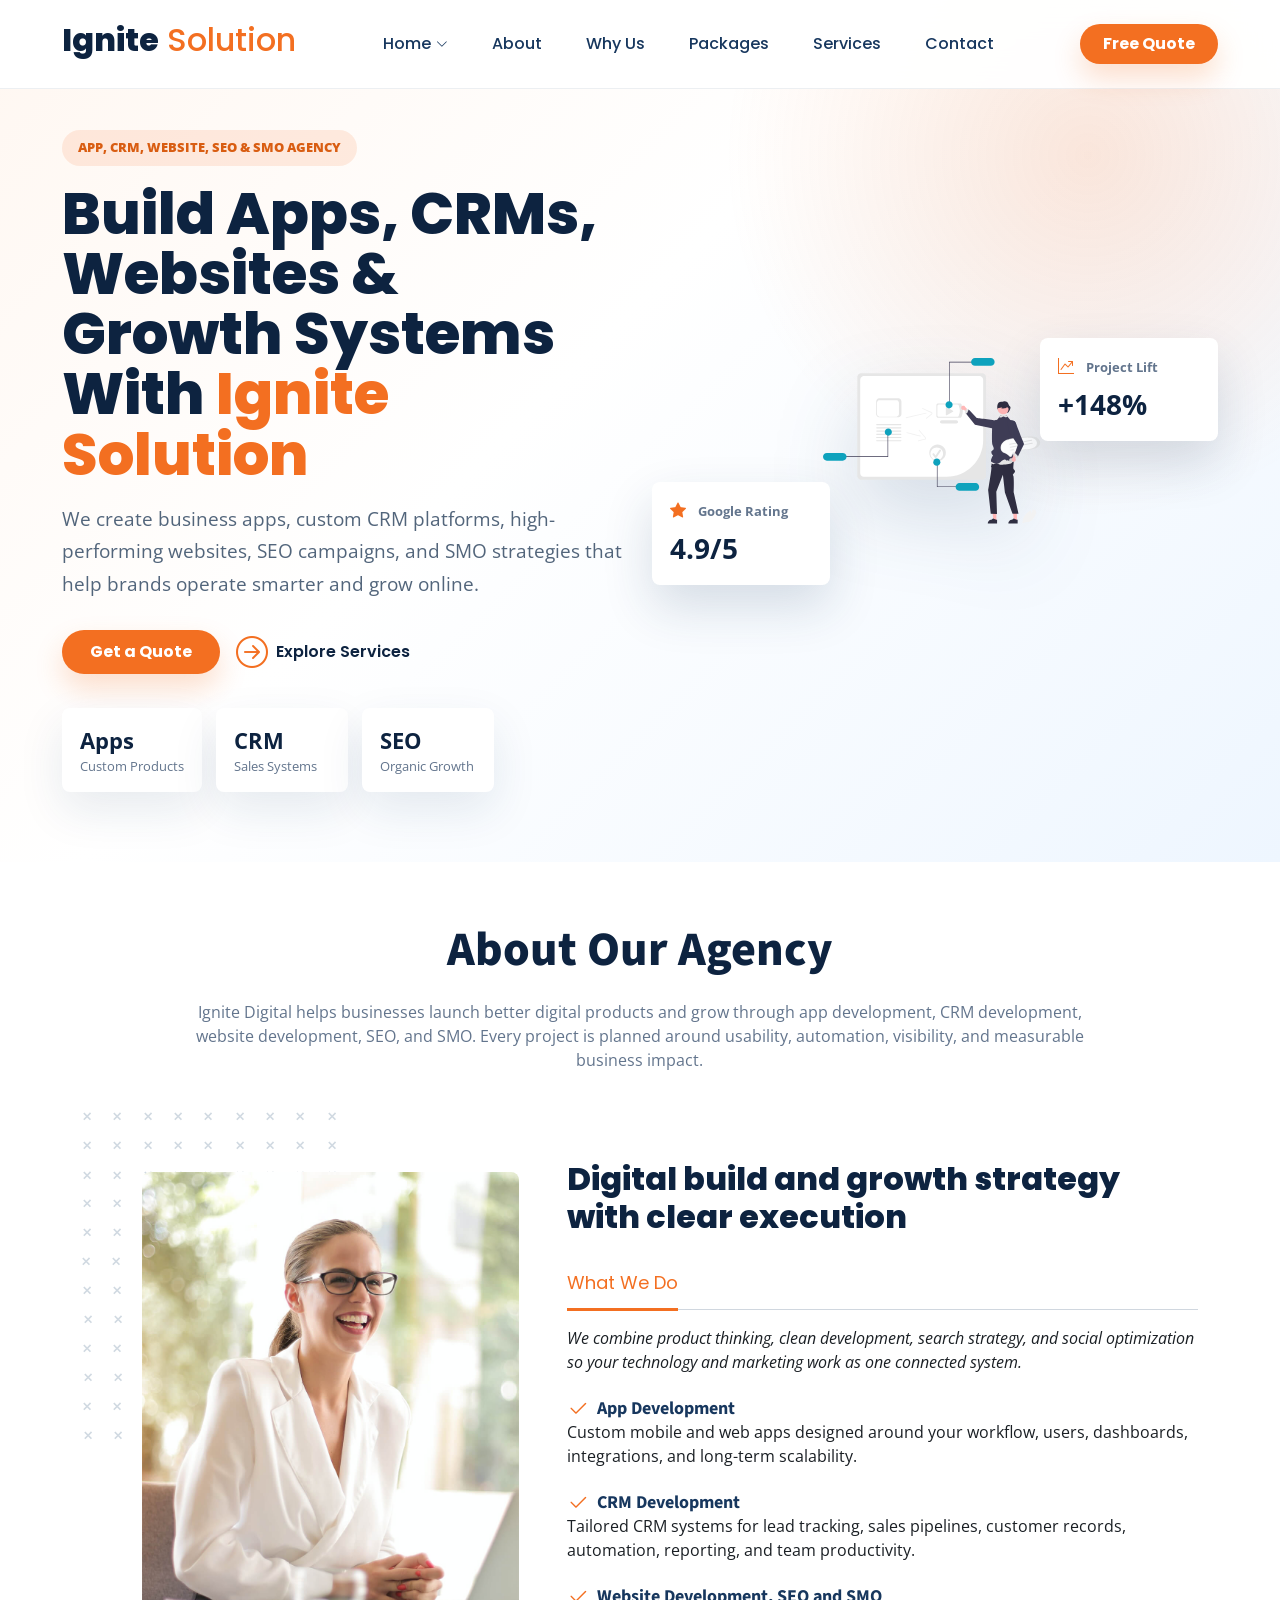
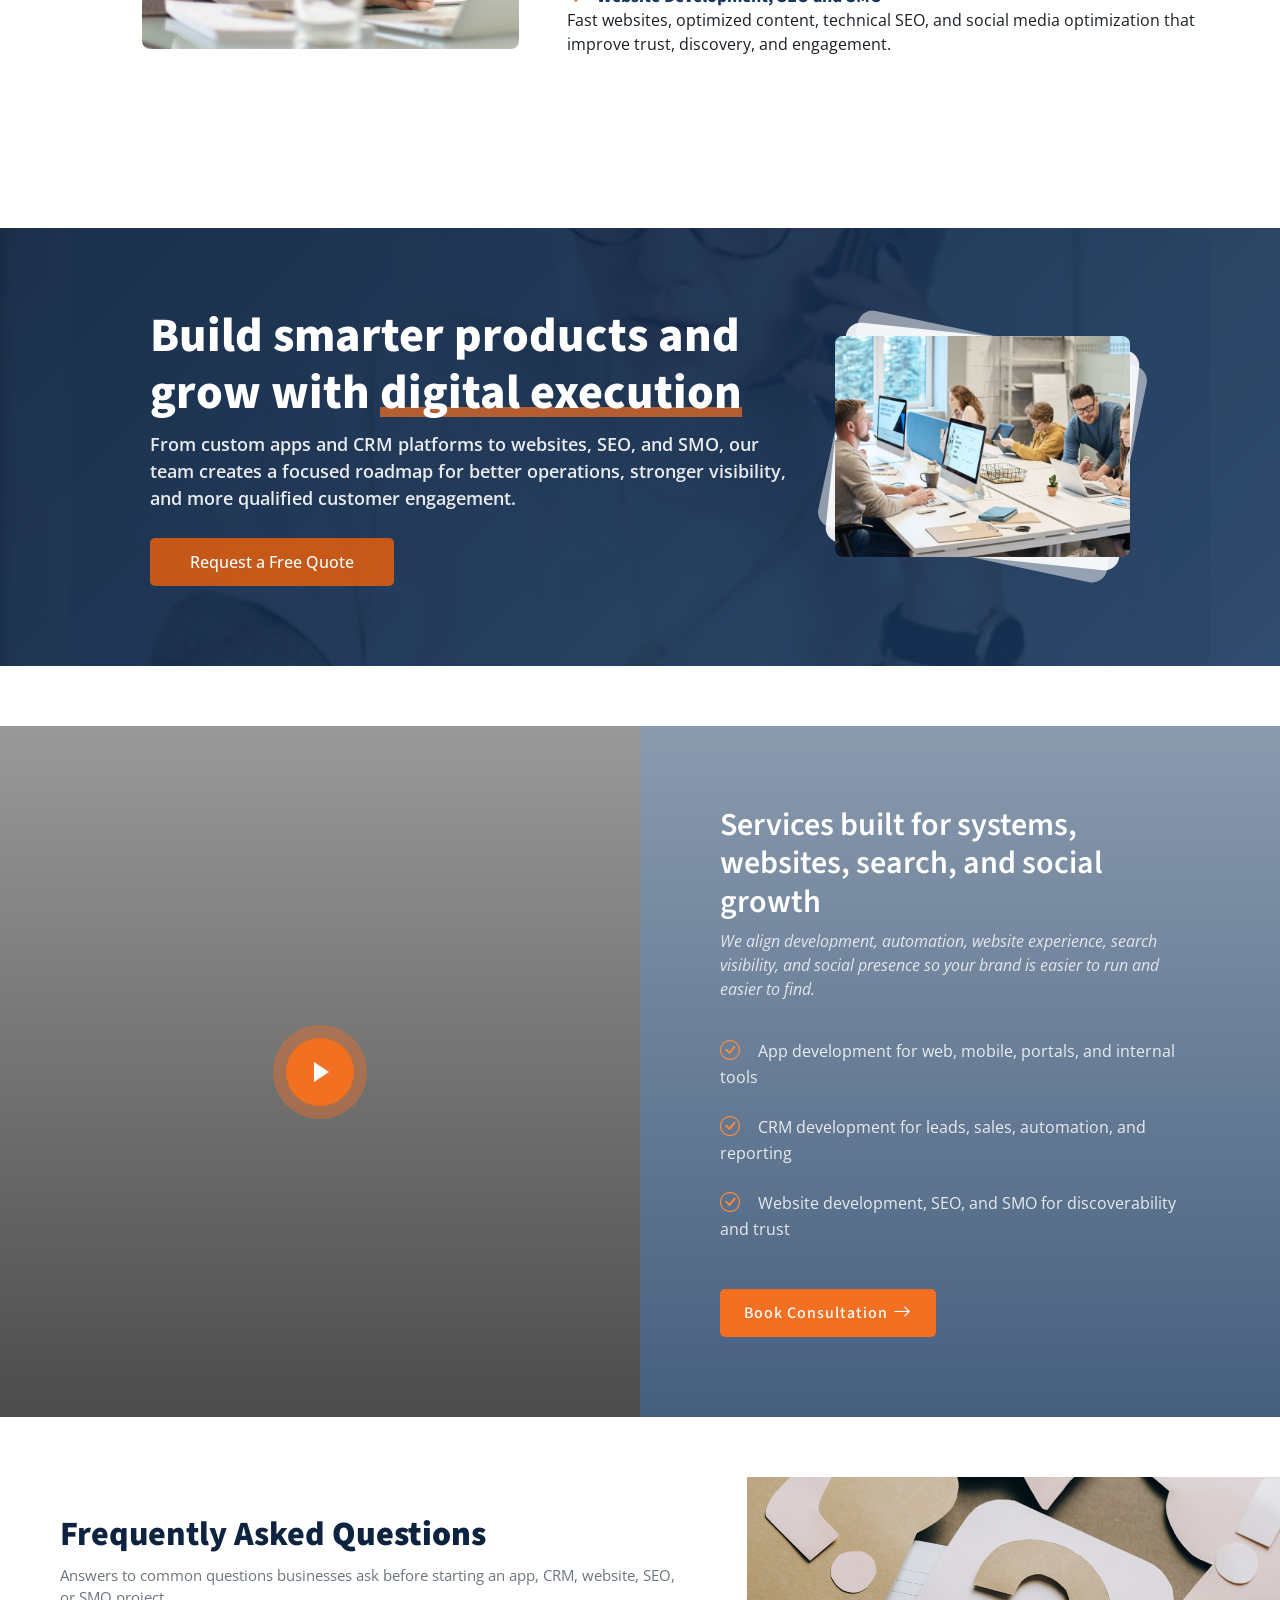
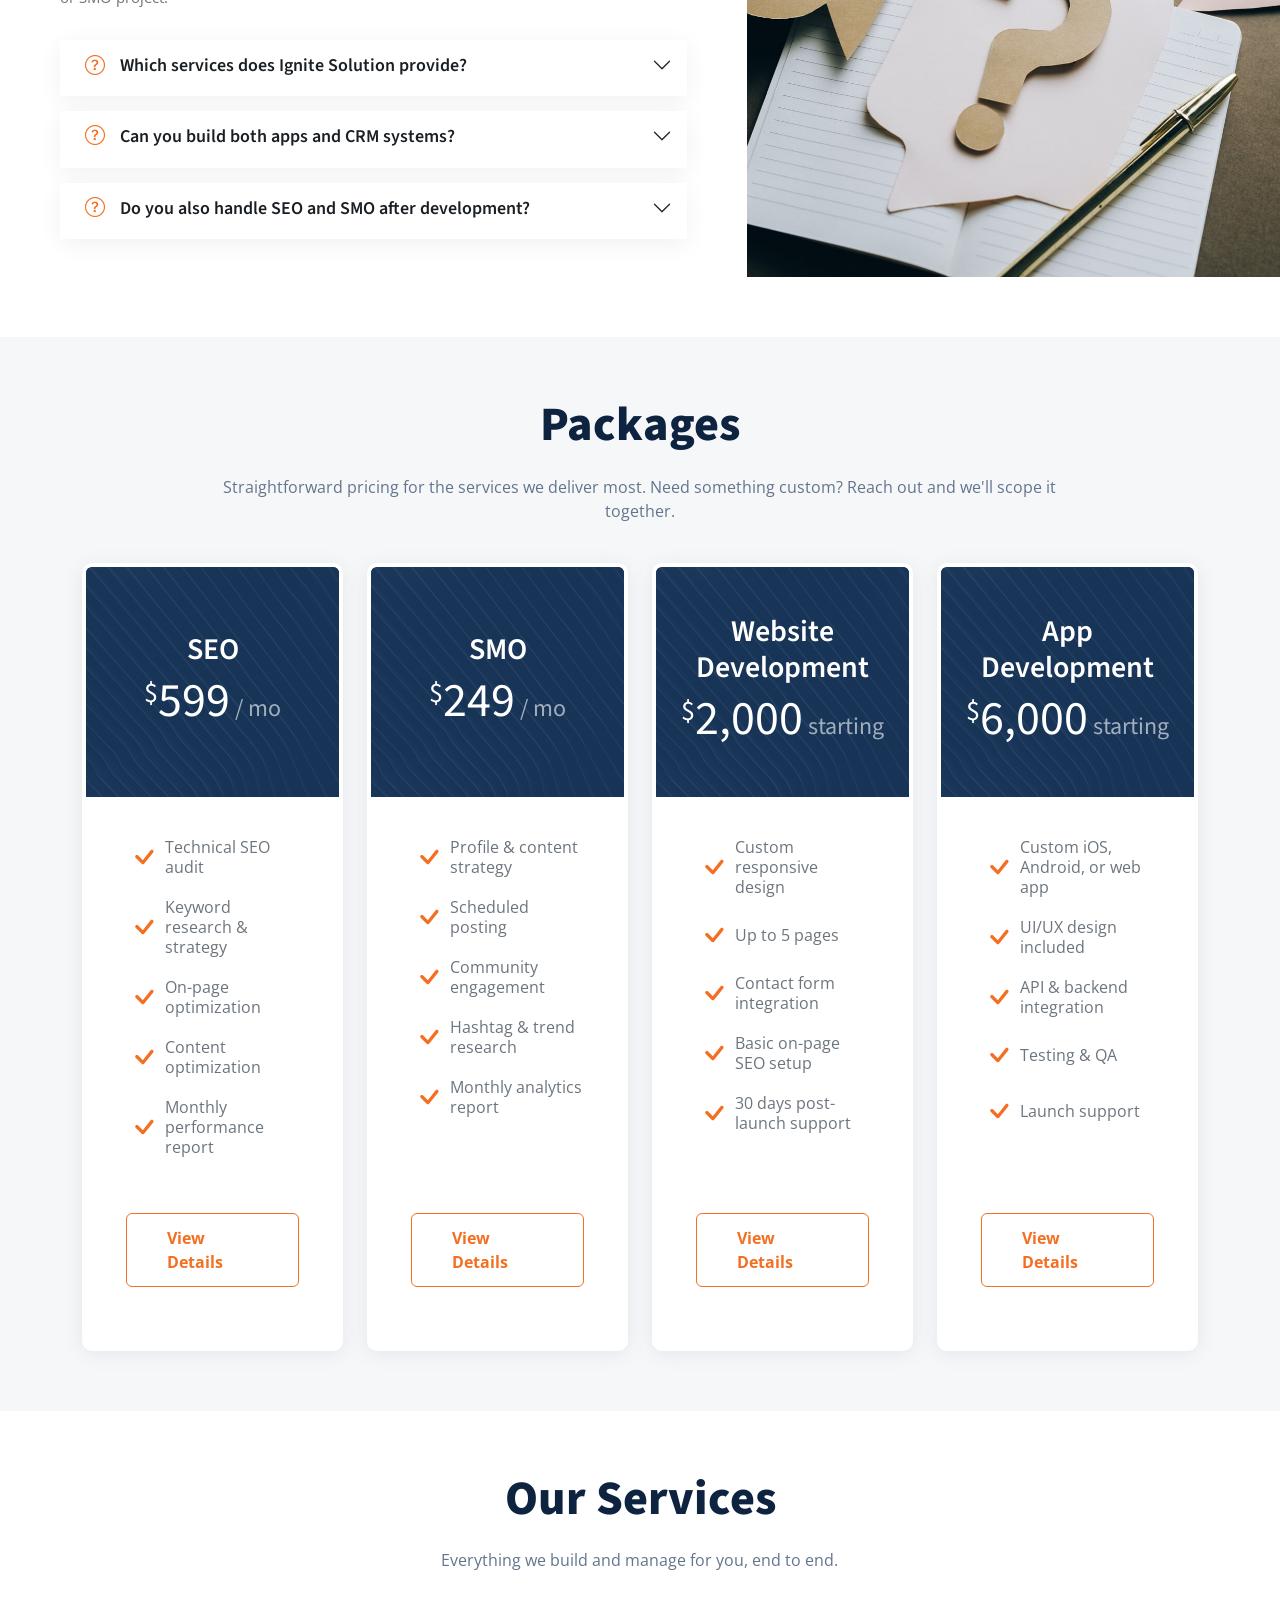
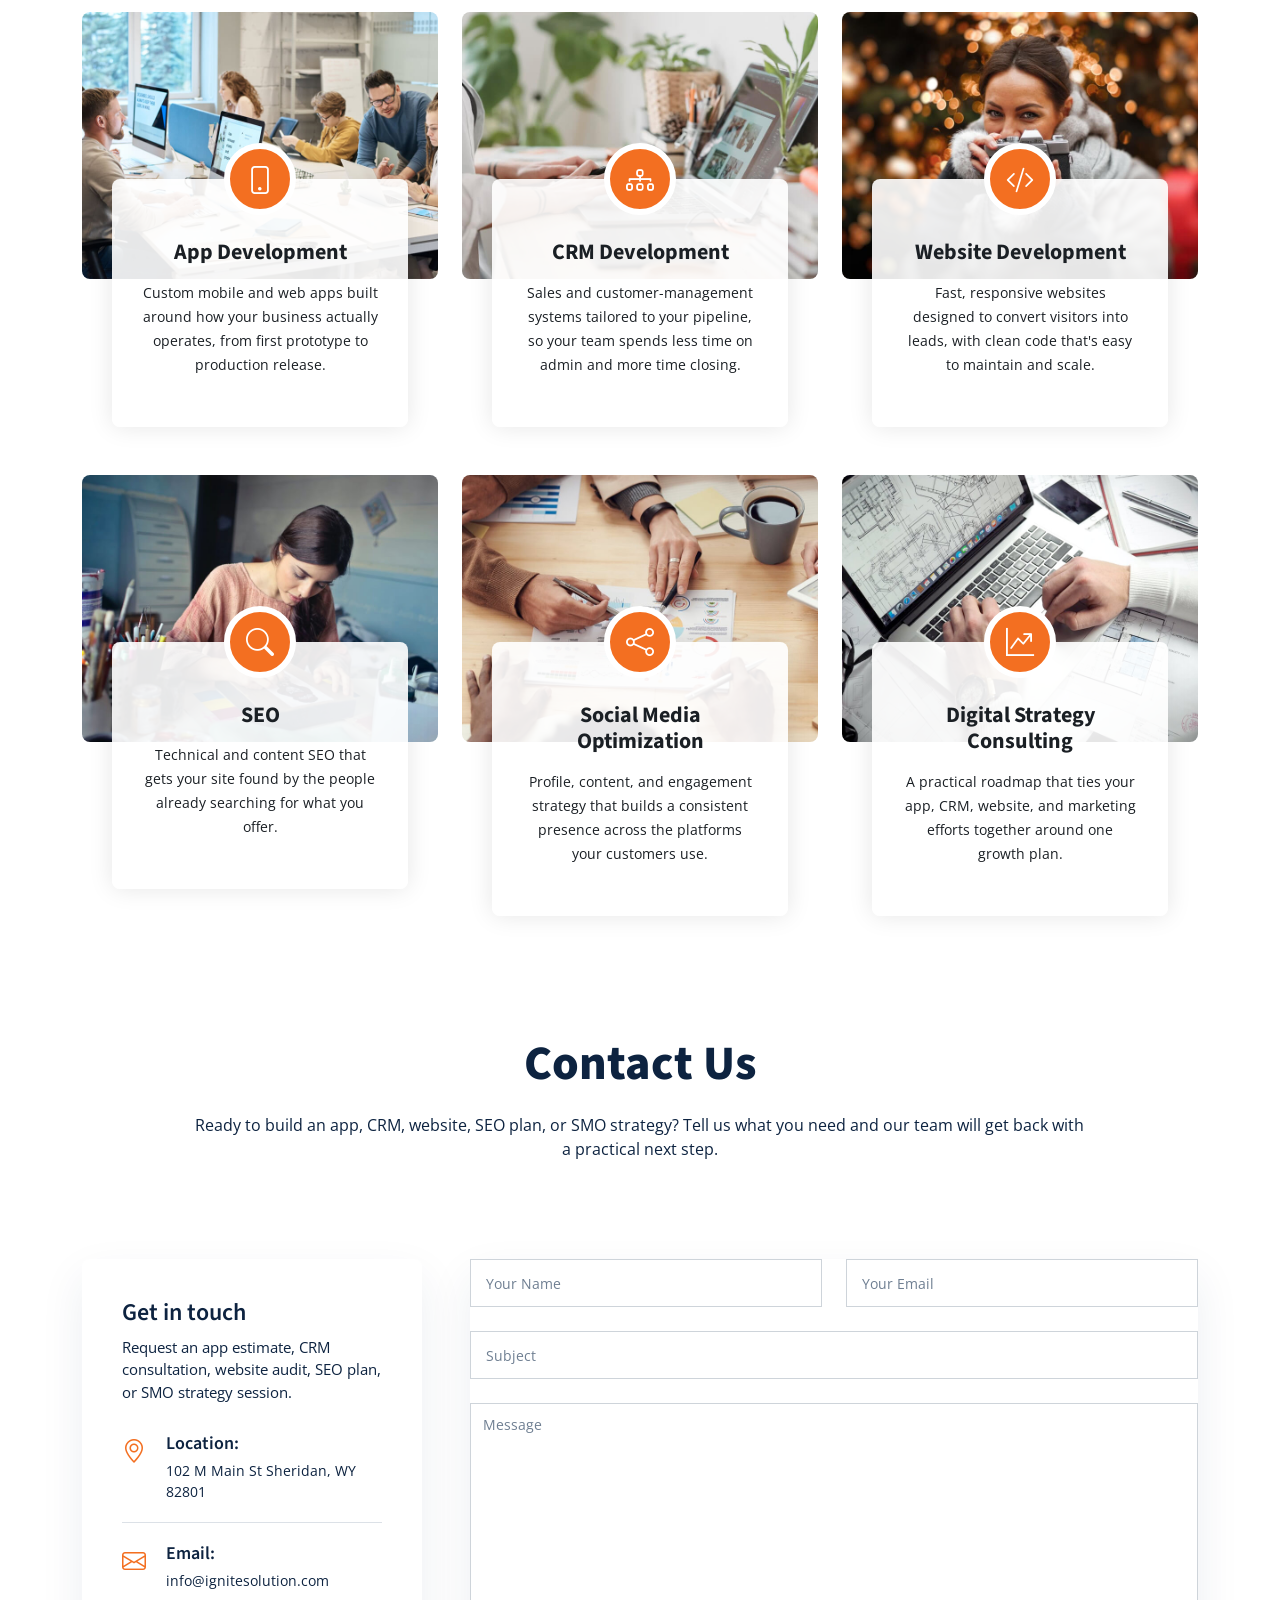
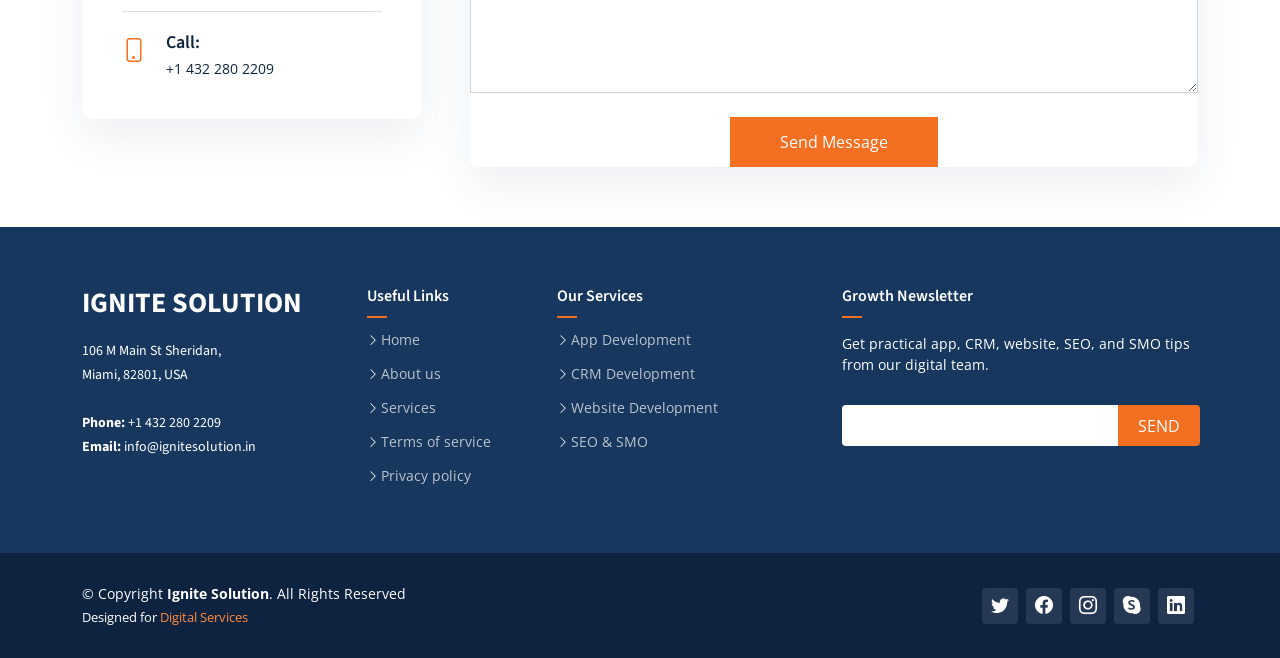
<file: index.html>
<!DOCTYPE html>
<html lang="en">

<head>
  <meta charset="utf-8">
  <meta content="width=device-width, initial-scale=1.0" name="viewport">

  <title>Ignite Solution</title>
  <meta content="Digital services agency for app development, CRM development, website development, SEO, and SMO." name="description">
  <meta content="app development, CRM development, website development, SEO, SMO" name="keywords">


  <!-- Google Fonts -->
  <link rel="preconnect" href="https://fonts.googleapis.com">
  <link rel="preconnect" href="https://fonts.gstatic.com" crossorigin>
  <link
    href="https://fonts.googleapis.com/css2?family=Open+Sans:ital,wght@0,300;0,400;0,500;0,600;0,700;1,300;1,400;1,500;1,600;1,700&family=Poppins:ital,wght@0,300;0,400;0,500;0,600;0,700;1,300;1,400;1,500;1,600;1,700&family=Source+Sans+Pro:ital,wght@0,300;0,400;0,600;0,700;1,300;1,400;1,600;1,700&display=swap"
    rel="stylesheet">

  <!-- Vendor CSS Files -->
  <link href="assets/vendor/bootstrap/css/bootstrap.min.css" rel="stylesheet">
  <link href="assets/vendor/bootstrap-icons/bootstrap-icons.css" rel="stylesheet">
  <link href="assets/vendor/aos/aos.css" rel="stylesheet">
  <link href="assets/vendor/glightbox/css/glightbox.min.css" rel="stylesheet">
  <link href="assets/vendor/swiper/swiper-bundle.min.css" rel="stylesheet">

  <!-- Variables CSS Files. Uncomment your preferred color scheme -->
  <link href="assets/css/variables.css" rel="stylesheet">
  <!-- <link href="assets/css/variables-blue.css" rel="stylesheet"> -->
  <!-- <link href="assets/css/variables-green.css" rel="stylesheet"> -->
  <!-- <link href="assets/css/variables-orange.css" rel="stylesheet"> -->
  <!-- <link href="assets/css/variables-purple.css" rel="stylesheet"> -->
  <!-- <link href="assets/css/variables-red.css" rel="stylesheet"> -->
  <!-- <link href="assets/css/variables-pink.css" rel="stylesheet"> -->

  <!-- Template Main CSS File -->
  <link href="assets/css/main.css" rel="stylesheet">

  <!-- =======================================================
  * Template Name: HeroBiz - v2.1.0
  * Template URL: https://bootstrapmade.com/herobiz-bootstrap-business-template/
  * Author: BootstrapMade.com
  * License: https://bootstrapmade.com/license/
  ======================================================== -->
</head>

<body>

  <!-- ======= Header ======= -->
  <header id="header" class="header fixed-top" data-scrollto-offset="0">
    <div class="container-fluid d-flex align-items-center justify-content-between">

      <a href="index.html" class="logo d-flex align-items-center scrollto me-auto me-lg-0">
        <!-- Uncomment the line below if you also wish to use an image logo -->
        <!-- <img src="assets/img/logo.png" alt=""> -->
        <span></span>
        <h1>Ignite<span> Solution</span></h1>
      </a>

      <nav id="navbar" class="navbar">
        <ul>

          <li class="dropdown"><a href="#"><span>Home</span> <i class="bi bi-chevron-down dropdown-indicator"></i></a>
            <ul>
              <li><a href="index.html" class="active">Digital Services</a></li>

            </ul>
          </li>

          <li><a class="nav-link scrollto" href="index.html#about">About</a></li>

          <li><a class="nav-link scrollto" href="index.html#cta">Why Us</a></li>
          <li><a class="nav-link scrollto" href="index.html#packages">Packages</a></li>
          <li><a class="nav-link scrollto" href="index.html#services">Services</a></li>



          <li><a class="nav-link scrollto" href="index.html#contact">Contact</a></li>
        </ul>
        <i class="bi bi-list mobile-nav-toggle"></i>
      </nav><!-- .navbar -->

      <a class="btn-getstarted scrollto" href="index.html#contact">Free Quote</a>

    </div>
  </header><!-- End Header -->

  <section id="hero-animated" class="hero-animated agency-hero d-flex align-items-center">
    <div class="container position-relative" data-aos="zoom-out">
      <div class="row align-items-center gy-5">
        <div class="col-lg-6 text-center text-lg-start">
          <p class="hero-kicker">App, CRM, Website, SEO & SMO Agency</p>
          <h2>Build Apps, CRMs, Websites & Growth Systems With <span>Ignite Solution</span></h2>
          <p class="hero-copy">We create business apps, custom CRM platforms, high-performing websites, SEO campaigns, and SMO strategies that help brands operate smarter and grow online.</p>
          <div class="hero-actions d-flex flex-column flex-sm-row justify-content-center justify-content-lg-start">
            <a href="#contact" class="btn-get-started scrollto">Get a Quote</a>
            <a href="#cta" class="btn-watch-video d-flex align-items-center"><i class="bi bi-arrow-right-circle"></i><span>Explore Services</span></a>
          </div>
          <div class="hero-proof d-flex flex-wrap justify-content-center justify-content-lg-start">
            <div><strong>Apps</strong><span>Custom Products</span></div>
            <div><strong>CRM</strong><span>Sales Systems</span></div>
            <div><strong>SEO</strong><span>Organic Growth</span></div>
          </div>
        </div>
        <div class="col-lg-6">
          <div class="hero-visual">
            <img src="assets/img/hero-carousel/hero-carousel-1.svg" class="img-fluid animated" alt="App CRM website SEO SMO dashboard illustration">
            <div class="metric-card metric-card-top">
              <i class="bi bi-graph-up-arrow"></i>
              <span>Project Lift</span>
              <strong>+148%</strong>
            </div>
            <div class="metric-card metric-card-bottom">
              <i class="bi bi-star-fill"></i>
              <span>Google Rating</span>
              <strong>4.9/5</strong>
            </div>
          </div>
        </div>
      </div>
    </div>
  </section>

  <main id="main">



    <!-- ======= About Section ======= -->
    <section id="about" class="about">
      <div class="container" data-aos="fade-up">

        <div class="section-header">
          <h2>About Our Agency</h2>
          <p>Ignite Digital helps businesses launch better digital products and grow through app development, CRM development, website development, SEO, and SMO. Every project is planned around usability, automation, visibility, and measurable business impact.</p>
        </div>

        <div class="row g-4 g-lg-5" data-aos="fade-up" data-aos-delay="200">

          <div class="col-lg-5">
            <div class="about-img">
              <img src="assets/img/about.jpg" class="img-fluid" alt="Digital team planning app CRM website SEO and SMO work">
            </div>
          </div>

          <div class="col-lg-7">
            <h3 class="pt-0 pt-lg-5">Digital build and growth strategy with clear execution</h3>

            <!-- Tabs -->
            <ul class="nav nav-pills mb-3">
              <li><a class="nav-link active" data-bs-toggle="pill" href="#tab1">What We Do</a></li>
              

            </ul><!-- End Tabs -->

            <!-- Tab Content -->
            <div class="tab-content">

              <div class="tab-pane fade show active" id="tab1">

                <p class="fst-italic">We combine product thinking, clean development, search strategy, and social optimization so your technology and marketing work as one connected system.</p>

                <div class="d-flex align-items-center mt-4">
                  <i class="bi bi-check2"></i>
                  <h4>App Development</h4>
                </div>
                <p>Custom mobile and web apps designed around your workflow, users, dashboards, integrations, and long-term scalability.</p>

                <div class="d-flex align-items-center mt-4">
                  <i class="bi bi-check2"></i>
                  <h4>CRM Development</h4>
                </div>
                <p>Tailored CRM systems for lead tracking, sales pipelines, customer records, automation, reporting, and team productivity.</p>

                <div class="d-flex align-items-center mt-4">
                  <i class="bi bi-check2"></i>
                  <h4>Website Development, SEO and SMO</h4>
                </div>
                <p>Fast websites, optimized content, technical SEO, and social media optimization that improve trust, discovery, and engagement.</p>

              </div><!-- End Tab 1 Content -->

            </div>

          </div>

        </div>

      </div>
    </section><!-- End About Section -->

    <br>
    <br>
    <br>
    <br>

    <!-- ======= Call To Action Section ======= -->
    <section id="cta" class="cta">
      <div class="container" data-aos="zoom-out">

        <div class="row g-5">

          <div class="col-lg-8 col-md-6 content d-flex flex-column justify-content-center order-last order-md-first">
            <h3>Build smarter products and grow with <em>digital execution</em></h3>
            <p>From custom apps and CRM platforms to websites, SEO, and SMO, our team creates a focused roadmap for better operations, stronger visibility, and more qualified customer engagement.</p>
            <a class="cta-btn align-self-start" href="#contact">Request a Free Quote</a>
          </div>

          <div class="col-lg-4 col-md-6 order-first order-md-last d-flex align-items-center">
            <div class="img">
              <img src="assets/img/services-1.jpg" alt="App CRM website SEO SMO service planning" class="img-fluid">
            </div>
          </div>

        </div>

      </div>
    </section><!-- End Call To Action Section -->

    <!-- ======= On Focus Section ======= -->
    <section id="onfocus" class="onfocus">
      <div class="container-fluid p-0" data-aos="fade-up">

        <div class="row g-0">
          <div class="col-lg-6 video-play position-relative">
            <a href="" class="glightbox play-btn"></a>
          </div>
          <div class="col-lg-6">
            <div class="content d-flex flex-column justify-content-center h-100">
              <h3>Services built for systems, websites, search, and social growth</h3>
              <p class="fst-italic">
                We align development, automation, website experience, search visibility, and social presence so your brand is easier to run and easier to find.
              </p>
              <ul>
                <li><i class="bi bi-check-circle"></i> App development for web, mobile, portals, and internal tools</li>
                <li><i class="bi bi-check-circle"></i> CRM development for leads, sales, automation, and reporting</li>
                <li><i class="bi bi-check-circle"></i> Website development, SEO, and SMO for discoverability and trust</li>
              </ul>
              <a href="#contact" class="read-more align-self-start"><span>Book Consultation</span><i class="bi bi-arrow-right"></i></a>
            </div>
          </div>
        </div>

      </div>
    </section><!-- End On Focus Section -->

   



    <!-- ======= F.A.Q Section ======= -->
    <section id="faq" class="faq">
      <div class="container-fluid" data-aos="fade-up">

        <div class="row gy-4">

          <div class="col-lg-7 d-flex flex-column justify-content-center align-items-stretch  order-2 order-lg-1">

            <div class="content px-xl-5">
              <h3>Frequently Asked <strong>Questions</strong></h3>
              <p>
                Answers to common questions businesses ask before starting an app, CRM, website, SEO, or SMO project.

              </p>
            </div>

            <div class="accordion accordion-flush px-xl-5" id="faqlist">

              <div class="accordion-item" data-aos="fade-up" data-aos-delay="200">
                <h3 class="accordion-header">
                  <button class="accordion-button collapsed" type="button" data-bs-toggle="collapse"
                    data-bs-target="#faq-content-1">
                    <i class="bi bi-question-circle question-icon"></i>
                    Which services does Ignite Solution provide?
                  </button>
                </h3>
                <div id="faq-content-1" class="accordion-collapse collapse" data-bs-parent="#faqlist">
                  <div class="accordion-body">
                    We provide app development, CRM development, website development, SEO, and SMO. These services can be delivered separately or as one connected digital system.
                  </div>
                </div>
              </div><!-- # Faq item-->

              <div class="accordion-item" data-aos="fade-up" data-aos-delay="300">
                <h3 class="accordion-header">
                  <button class="accordion-button collapsed" type="button" data-bs-toggle="collapse"
                    data-bs-target="#faq-content-2">
                    <i class="bi bi-question-circle question-icon"></i>
                    Can you build both apps and CRM systems?
                  </button>
                </h3>
                <div id="faq-content-2" class="accordion-collapse collapse" data-bs-parent="#faqlist">
                  <div class="accordion-body">
                    Yes. We can build customer-facing apps, internal tools, CRM dashboards, lead pipelines, automation flows, and integrations based on your business process.
                  </div>
                </div>
              </div><!-- # Faq item-->

              <div class="accordion-item" data-aos="fade-up" data-aos-delay="400">
                <h3 class="accordion-header">
                  <button class="accordion-button collapsed" type="button" data-bs-toggle="collapse"
                    data-bs-target="#faq-content-3">
                    <i class="bi bi-question-circle question-icon"></i>
                    Do you also handle SEO and SMO after development?
                  </button>
                </h3>
                <div id="faq-content-3" class="accordion-collapse collapse" data-bs-parent="#faqlist">
                  <div class="accordion-body">
                    Yes. After the website or product is ready, we can optimize pages for search engines and improve your social profiles, content structure, and engagement signals through SMO.
                  </div>
                </div>
              </div><!-- # Faq item-->

             

            </div>

          </div>

          <div class="col-lg-5 align-items-stretch order-1 order-lg-2 img"
            style='background-image: url("assets/img/faq.jpg");'>&nbsp;</div>
        </div>

      </div>
    </section><!-- End F.A.Q Section -->

<!-- ======= Packages Section ======= -->
 <section id="packages" class="pricing">
      <div class="container" data-aos="fade-up">

        <div class="section-header">
          <h2>Packages</h2>
          <p>Straightforward pricing for the services we deliver most. Need something custom? Reach out and we'll scope it together.</p>
        </div>

        <div class="row gy-4">

          <div class="col-lg-3 col-md-6" data-aos="zoom-in" data-aos-delay="200">
            <div class="pricing-item">
              <div class="pricing-header">
                <h3>SEO</h3>
                <h4><sup>$</sup>599<span> / mo</span></h4>
              </div>
              <ul>
                <li><i class="bi bi-check"></i> Technical SEO audit</li>
                <li><i class="bi bi-check"></i> Keyword research & strategy</li>
                <li><i class="bi bi-check"></i> On-page optimization</li>
                <li><i class="bi bi-check"></i> Content optimization</li>
                <li><i class="bi bi-check"></i> Monthly performance report</li>
              </ul>
              <a href="packages.html#seo-packages" class="buy-btn">View Details</a>
            </div>
          </div><!-- End Pricing Item -->

          <div class="col-lg-3 col-md-6" data-aos="zoom-in" data-aos-delay="300">
            <div class="pricing-item">
              <div class="pricing-header">
                <h3>SMO</h3>
                <h4><sup>$</sup>249<span> / mo</span></h4>
              </div>
              <ul>
                <li><i class="bi bi-check"></i> Profile & content strategy</li>
                <li><i class="bi bi-check"></i> Scheduled posting</li>
                <li><i class="bi bi-check"></i> Community engagement</li>
                <li><i class="bi bi-check"></i> Hashtag & trend research</li>
                <li><i class="bi bi-check"></i> Monthly analytics report</li>
              </ul>
              <a href="packages.html#smo-packages" class="buy-btn">View Details</a>
            </div>
          </div><!-- End Pricing Item -->

          <div class="col-lg-3 col-md-6" data-aos="zoom-in" data-aos-delay="400">
            <div class="pricing-item">
              <div class="pricing-header">
                <h3>Website Development</h3>
                <h4><sup>$</sup>2,000<span> starting</span></h4>
              </div>
              <ul>
                <li><i class="bi bi-check"></i> Custom responsive design</li>
                <li><i class="bi bi-check"></i> Up to 5 pages</li>
                <li><i class="bi bi-check"></i> Contact form integration</li>
                <li><i class="bi bi-check"></i> Basic on-page SEO setup</li>
                <li><i class="bi bi-check"></i> 30 days post-launch support</li>
              </ul>
              <a href="packages.html#dev-packages" class="buy-btn">View Details</a>
            </div>
          </div><!-- End Pricing Item -->

          <div class="col-lg-3 col-md-6" data-aos="zoom-in" data-aos-delay="500">
            <div class="pricing-item">
              <div class="pricing-header">
                <h3>App Development</h3>
                <h4><sup>$</sup>6,000<span> starting</span></h4>
              </div>
              <ul>
                <li><i class="bi bi-check"></i> Custom iOS, Android, or web app</li>
                <li><i class="bi bi-check"></i> UI/UX design included</li>
                <li><i class="bi bi-check"></i> API & backend integration</li>
                <li><i class="bi bi-check"></i> Testing & QA</li>
                <li><i class="bi bi-check"></i> Launch support</li>
              </ul>
              <a href="packages.html#dev-packages" class="buy-btn">View Details</a>
            </div>
          </div><!-- End Pricing Item -->

        </div>

      </div>
    </section>
    <!-- End Packages Section -->


    <!-- ======= Services Section ======= -->
    <section id="services" class="services">
      <div class="container" data-aos="fade-up">

        <div class="section-header">
          <h2>Our Services</h2>
          <p>Everything we build and manage for you, end to end.</p>
        </div>

        <div class="row gy-5">

          <div class="col-xl-4 col-md-6 d-flex" data-aos="zoom-in" data-aos-delay="200">
            <div class="service-item position-relative">
              <div class="img">
                <img src="assets/img/services-1.jpg" class="img-fluid" alt="App Development">
              </div>
              <div class="details position-relative">
                <div class="icon"><i class="bi bi-phone"></i></div>
                <h3>App Development</h3>
                <p>Custom mobile and web apps built around how your business actually operates, from first prototype to production release.</p>
              </div>
            </div>
          </div><!-- End Service Item -->

          <div class="col-xl-4 col-md-6 d-flex" data-aos="zoom-in" data-aos-delay="300">
            <div class="service-item position-relative">
              <div class="img">
                <img src="assets/img/services-2.jpg" class="img-fluid" alt="CRM Development">
              </div>
              <div class="details position-relative">
                <div class="icon"><i class="bi bi-diagram-3"></i></div>
                <h3>CRM Development</h3>
                <p>Sales and customer-management systems tailored to your pipeline, so your team spends less time on admin and more time closing.</p>
              </div>
            </div>
          </div><!-- End Service Item -->

          <div class="col-xl-4 col-md-6 d-flex" data-aos="zoom-in" data-aos-delay="400">
            <div class="service-item position-relative">
              <div class="img">
                <img src="assets/img/services-3.jpg" class="img-fluid" alt="Website Development">
              </div>
              <div class="details position-relative">
                <div class="icon"><i class="bi bi-code-slash"></i></div>
                <h3>Website Development</h3>
                <p>Fast, responsive websites designed to convert visitors into leads, with clean code that's easy to maintain and scale.</p>
              </div>
            </div>
          </div><!-- End Service Item -->

          <div class="col-xl-4 col-md-6 d-flex" data-aos="zoom-in" data-aos-delay="200">
            <div class="service-item position-relative">
              <div class="img">
                <img src="assets/img/services-4.jpg" class="img-fluid" alt="SEO">
              </div>
              <div class="details position-relative">
                <div class="icon"><i class="bi bi-search"></i></div>
                <h3>SEO</h3>
                <p>Technical and content SEO that gets your site found by the people already searching for what you offer.</p>
              </div>
            </div>
          </div><!-- End Service Item -->

          <div class="col-xl-4 col-md-6 d-flex" data-aos="zoom-in" data-aos-delay="300">
            <div class="service-item position-relative">
              <div class="img">
                <img src="assets/img/services-5.jpg" class="img-fluid" alt="Social Media Optimization">
              </div>
              <div class="details position-relative">
                <div class="icon"><i class="bi bi-share"></i></div>
                <h3>Social Media Optimization</h3>
                <p>Profile, content, and engagement strategy that builds a consistent presence across the platforms your customers use.</p>
              </div>
            </div>
          </div><!-- End Service Item -->

          <div class="col-xl-4 col-md-6 d-flex" data-aos="zoom-in" data-aos-delay="400">
            <div class="service-item position-relative">
              <div class="img">
                <img src="assets/img/services-6.jpg" class="img-fluid" alt="Digital Strategy Consulting">
              </div>
              <div class="details position-relative">
                <div class="icon"><i class="bi bi-graph-up-arrow"></i></div>
                <h3>Digital Strategy Consulting</h3>
                <p>A practical roadmap that ties your app, CRM, website, and marketing efforts together around one growth plan.</p>
              </div>
            </div>
          </div><!-- End Service Item -->

        </div>

      </div>
    </section><!-- End Services Section -->

    <!-- ======= Contact Section ======= -->
    <section id="contact" class="contact">
      <div class="container">

        <div class="section-header">
          <h2>Contact Us</h2>
          <p>Ready to build an app, CRM, website, SEO plan, or SMO strategy? Tell us what you need and our team will get back with a practical next step.</p>
        </div>

      </div>

      <div class="map">
        <iframe
          src="https://www.google.com/maps?q=382+NE+191st+St+PMB+171379,+Miami,+FL+33179&output=embed"
          frameborder="0" style="border:0; width:100%; height:100%;" allowfullscreen loading="lazy"
          referrerpolicy="no-referrer-when-downgrade"></iframe>
      </div><!-- End Google Maps -->

      <div class="container">

        <div class="row gy-5 gx-lg-5">

          <div class="col-lg-4">

            <div class="info">
              <h3>Get in touch</h3>
              <p>Request an app estimate, CRM consultation, website audit, SEO plan, or SMO strategy session.</p>

              <div class="info-item d-flex">
                <i class="bi bi-geo-alt flex-shrink-0"></i>
                <div>
                  <h4>Location:</h4>
                  <p>102 M Main St Sheridan, WY 82801</p>
                </div>
              </div><!-- End Info Item -->

              <div class="info-item d-flex">
                <i class="bi bi-envelope flex-shrink-0"></i>
                <div>
                  <h4>Email:</h4>
                  <p>info@ignitesolution.com</p>
                </div>
              </div><!-- End Info Item -->

              <div class="info-item d-flex">
                <i class="bi bi-phone flex-shrink-0"></i>
                <div>
                  <h4>Call:</h4>
                  <p>+1 432 280 2209</p>
                </div>
              </div><!-- End Info Item -->

            </div>

          </div>

          <div class="col-lg-8">
            <form action="https://api.web3forms.com/submit" method="post" role="form" class="php-email-form" id="contactForm">
              <input type="hidden" name="access_key" value="eaf212ac-dbac-4719-9483-8835b04c15e7">
              <input type="hidden" name="subject" value="New message from Ignite Digital website">
              <input type="checkbox" name="botcheck" class="d-none" style="display:none">
              <div class="row">
                <div class="col-md-6 form-group">
                  <input type="text" name="name" class="form-control" id="name" placeholder="Your Name" required>
                </div>
                <div class="col-md-6 form-group mt-3 mt-md-0">
                  <input type="email" class="form-control" name="email" id="email" placeholder="Your Email" required>
                </div>
              </div>
              <div class="form-group mt-3">
                <input type="text" class="form-control" name="topic" id="subject" placeholder="Subject" required>
              </div>
              <div class="form-group mt-3">
                <textarea class="form-control" name="message" placeholder="Message" required></textarea>
              </div>

              <div class="my-3">
                <div class="loading">Loading</div>
                <div class="error-message"></div>
                <div class="sent-message">Your message has been sent. Thank you!</div>
              </div>
              <div class="text-center"><button type="submit">Send Message</button></div>
            </form>
          </div><!-- End Contact Form -->

        </div>

      </div>
    </section><!-- End Contact Section -->

  </main><!-- End #main -->

  <!-- ======= Footer ======= -->
  <footer id="footer" class="footer">

    <div class="footer-content">
      <div class="container">
        <div class="row">

          <div class="col-lg-3 col-md-6">
            <div class="footer-info">
              <h3>Ignite Solution</h3>
              <p>
                106 M Main St Sheridan,<br>
                Miami, 82801, USA<br><br>
                <strong>Phone:</strong> +1 432 280 2209<br>
                <strong>Email:</strong> info@ignitesolution.in<br>
              </p>
            </div>
          </div>

          <div class="col-lg-2 col-md-6 footer-links">
            <h4>Useful Links</h4>
            <ul>
              <li><i class="bi bi-chevron-right"></i> <a href="index.html">Home</a></li>
              <li><i class="bi bi-chevron-right"></i> <a href="index.html#about">About us</a></li>
              <li><i class="bi bi-chevron-right"></i> <a href="index.html#services">Services</a></li>
              <li><i class="bi bi-chevron-right"></i> <a href="#">Terms of service</a></li>
              <li><i class="bi bi-chevron-right"></i> <a href="#">Privacy policy</a></li>
            </ul>
          </div>

          <div class="col-lg-3 col-md-6 footer-links">
            <h4>Our Services</h4>
            <ul>
              <li><i class="bi bi-chevron-right"></i> <a href="index.html#services">App Development</a></li>
              <li><i class="bi bi-chevron-right"></i> <a href="index.html#services">CRM Development</a></li>
              <li><i class="bi bi-chevron-right"></i> <a href="index.html#services">Website Development</a></li>
              <li><i class="bi bi-chevron-right"></i> <a href="index.html#services">SEO & SMO</a></li>
              
            </ul>
          </div>

          <div class="col-lg-4 col-md-6 footer-newsletter">
            <h4>Growth Newsletter</h4>
            <p>Get practical app, CRM, website, SEO, and SMO tips from our digital team.</p>
            <form action="" method="post">
              <input type="email" name="email"><input type="submit" value="SEND">
            </form>

          </div>

        </div>
      </div>
    </div>

    <div class="footer-legal text-center">
      <div
        class="container d-flex flex-column flex-lg-row justify-content-center justify-content-lg-between align-items-center">

        <div class="d-flex flex-column align-items-center align-items-lg-start">
          <div class="copyright">
            &copy; Copyright <strong><span>Ignite Solution</span></strong>. All Rights Reserved
          </div>
          <div class="credits">
           
            Designed for <a href="index.html">Digital Services</a>
          </div>
        </div>

        <div class="social-links order-first order-lg-last mb-3 mb-lg-0">
          <a href="#" class="twitter"><i class="bi bi-twitter"></i></a>
          <a href="#" class="facebook"><i class="bi bi-facebook"></i></a>
          <a href="#" class="instagram"><i class="bi bi-instagram"></i></a>
          <a href="#" class="google-plus"><i class="bi bi-skype"></i></a>
          <a href="#" class="linkedin"><i class="bi bi-linkedin"></i></a>
        </div>

      </div>
    </div>

  </footer><!-- End Footer -->

  <a href="#" class="scroll-top d-flex align-items-center justify-content-center"><i
      class="bi bi-arrow-up-short"></i></a>

  <div id="preloader"></div>

  <!-- Vendor JS Files -->
  <script src="assets/vendor/bootstrap/js/bootstrap.bundle.min.js"></script>
  <script src="assets/vendor/aos/aos.js"></script>
  <script src="assets/vendor/glightbox/js/glightbox.min.js"></script>
  <script src="assets/vendor/isotope-layout/isotope.pkgd.min.js"></script>
  <script src="assets/vendor/swiper/swiper-bundle.min.js"></script>
  <script src="assets/js/web3forms.js"></script>

  <!-- Template Main JS File -->
  <script src="assets/js/main.js"></script>

</body>

</html>
</file>
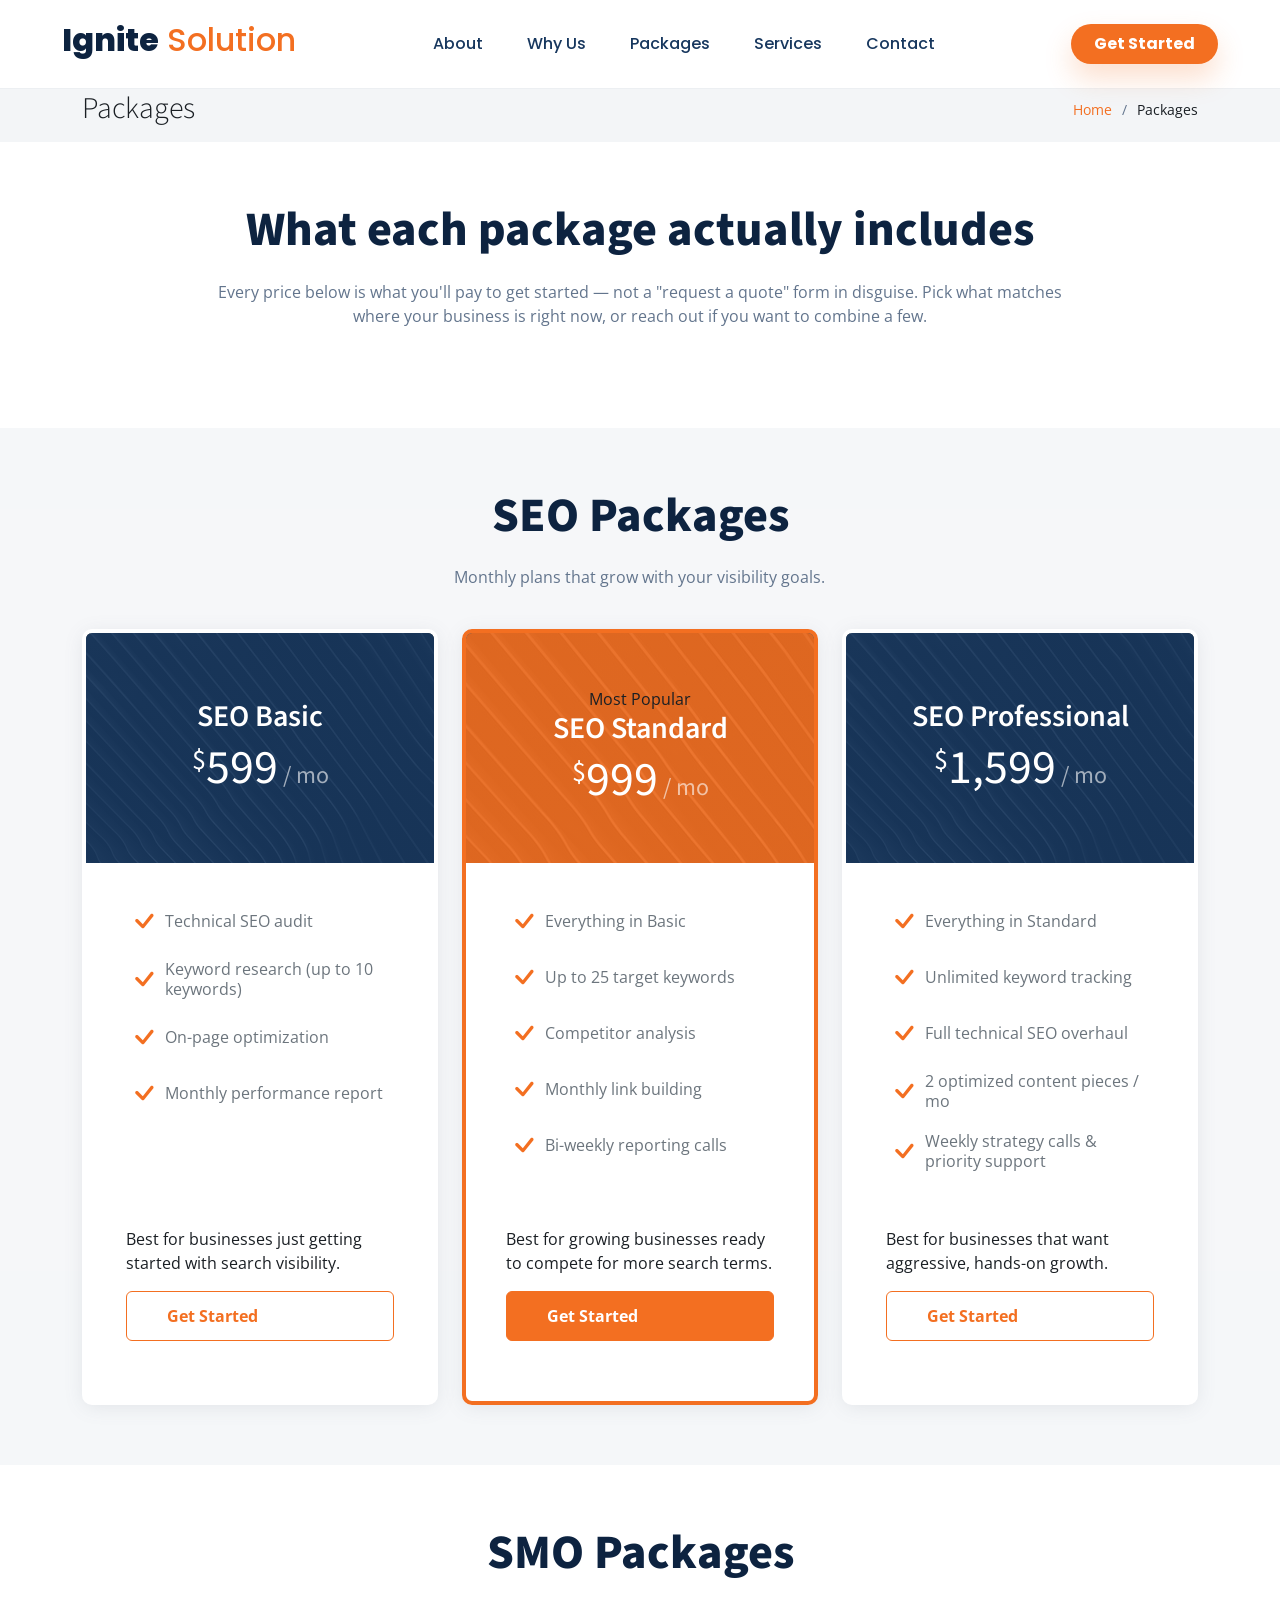
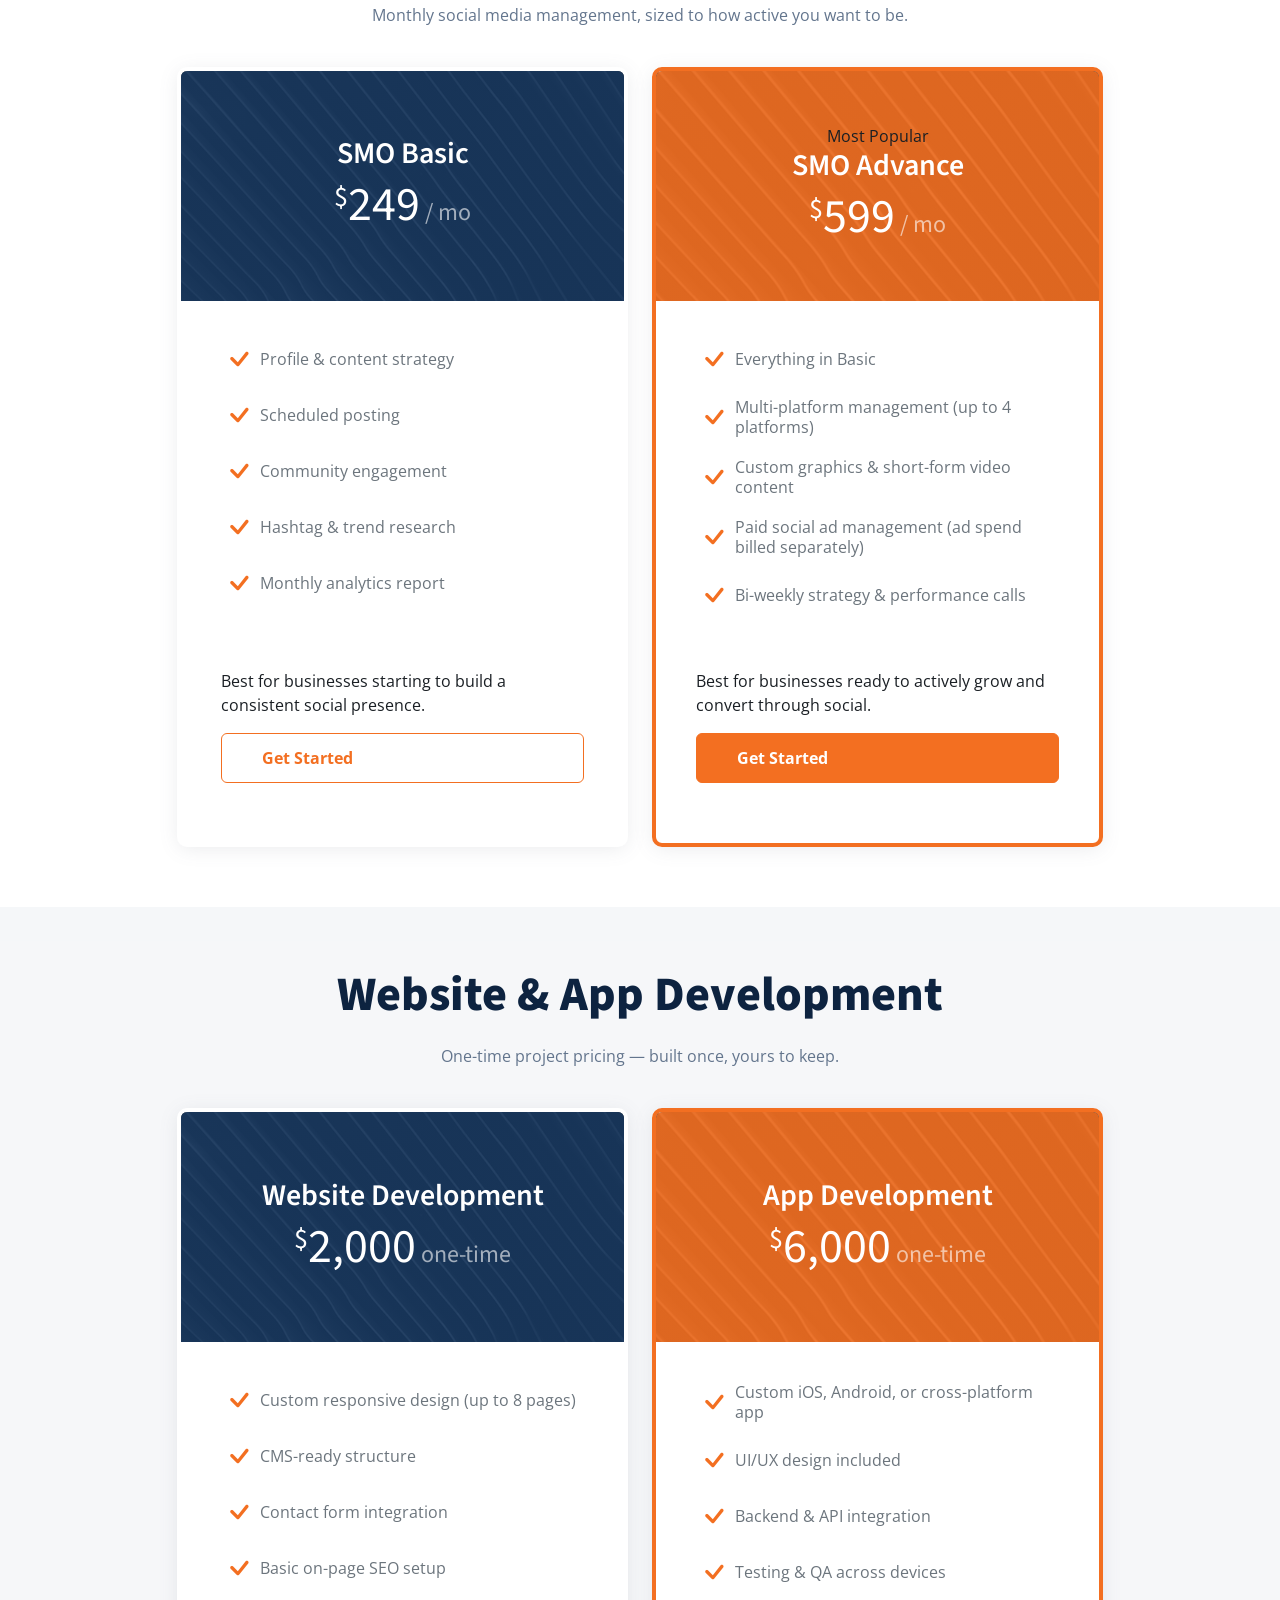
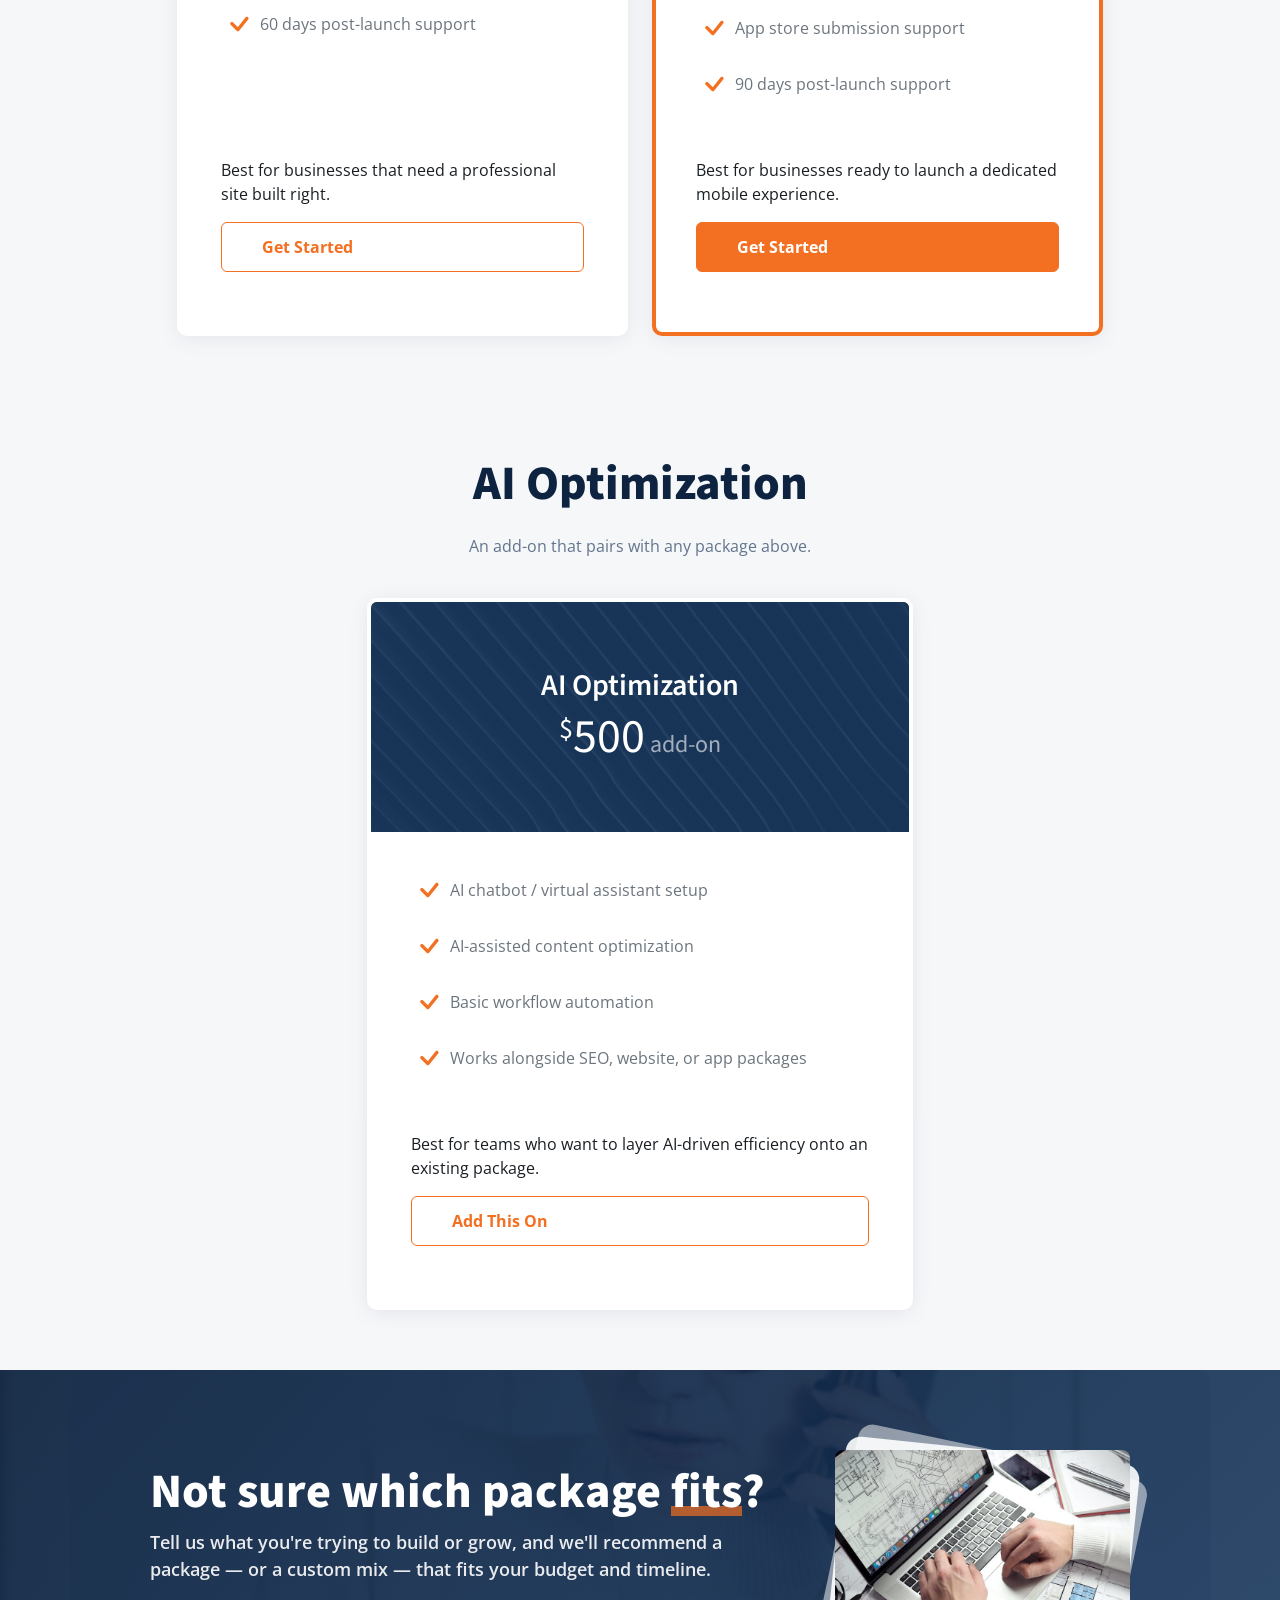
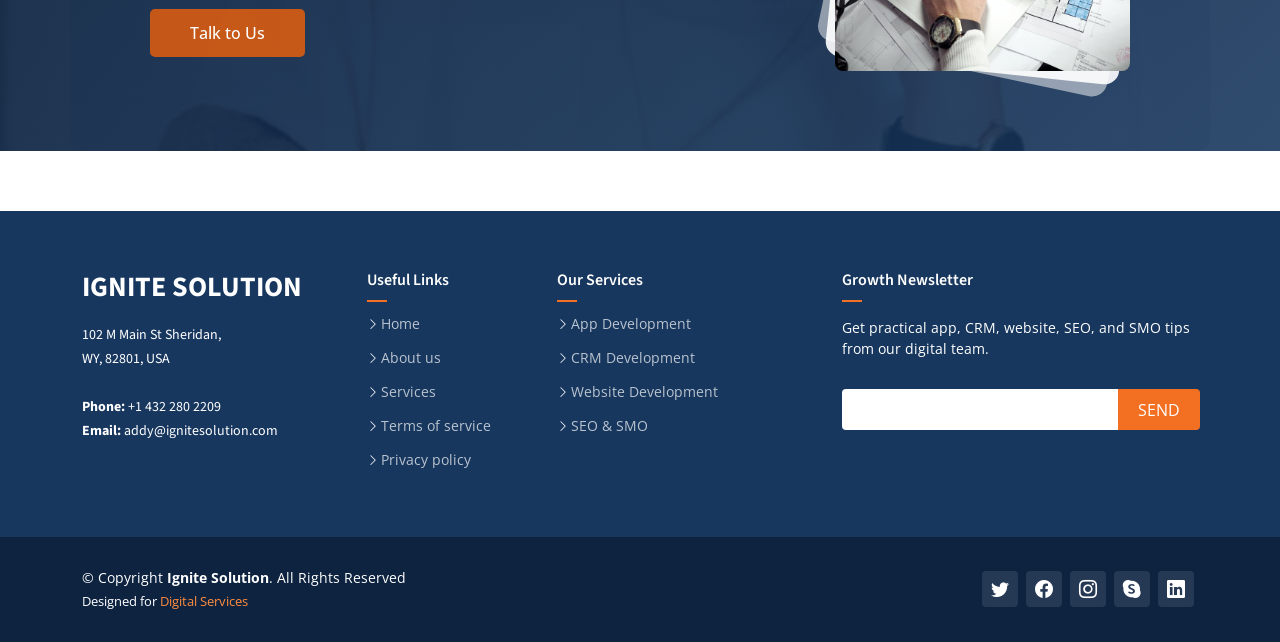
<file: packages.html>
<!DOCTYPE html>
<html lang="en">

<head>
  <meta charset="utf-8">
  <meta content="width=device-width, initial-scale=1.0" name="viewport">

  <title>Packages & Pricing - Ignite Solution</title>
  <meta content="Detailed pricing for SEO, website development, app development, and AI optimization from Ignite Solution." name="description">
  <meta content="" name="keywords">

  <!-- Favicons -->
  <link href="assets/img/favicon.png" rel="icon">
  <link href="assets/img/apple-touch-icon.png" rel="apple-touch-icon">

  <!-- Google Fonts -->
  <link rel="preconnect" href="https://fonts.googleapis.com">
  <link rel="preconnect" href="https://fonts.gstatic.com" crossorigin>
  <link href="https://fonts.googleapis.com/css2?family=Open+Sans:ital,wght@0,300;0,400;0,500;0,600;0,700;1,300;1,400;1,500;1,600;1,700&family=Poppins:ital,wght@0,300;0,400;0,500;0,600;0,700;1,300;1,400;1,500;1,600;1,700&family=Source+Sans+Pro:ital,wght@0,300;0,400;0,600;0,700;1,300;1,400;1,600;1,700&display=swap" rel="stylesheet">

  <!-- Vendor CSS Files -->
  <link href="assets/vendor/bootstrap/css/bootstrap.min.css" rel="stylesheet">
  <link href="assets/vendor/bootstrap-icons/bootstrap-icons.css" rel="stylesheet">
  <link href="assets/vendor/aos/aos.css" rel="stylesheet">
  <link href="assets/vendor/glightbox/css/glightbox.min.css" rel="stylesheet">
  <link href="assets/vendor/swiper/swiper-bundle.min.css" rel="stylesheet">

  <!-- Variables CSS Files -->
  <link href="assets/css/variables.css" rel="stylesheet">

  <!-- Template Main CSS File -->
  <link href="assets/css/main.css" rel="stylesheet">
</head>

<body>

  <!-- ======= Header ======= -->
  <header id="header" class="header fixed-top" data-scrollto-offset="0">
    <div class="container-fluid d-flex align-items-center justify-content-between">

      <a href="index.html" class="logo d-flex align-items-center scrollto me-auto me-lg-0">
        <h1>Ignite<span> Solution</span></h1>
      </a>

      <nav id="navbar" class="navbar">
        <ul>
          <li><a class="nav-link scrollto" href="index.html#about">About</a></li>
          <li><a class="nav-link scrollto" href="index.html#cta">Why Us</a></li>
          <li><a class="nav-link" href="packages.html">Packages</a></li>
          <li><a class="nav-link scrollto" href="index.html#services">Services</a></li>
          <li><a class="nav-link scrollto" href="index.html#contact">Contact</a></li>
        </ul>
        <i class="bi bi-list mobile-nav-toggle d-none"></i>
      </nav><!-- .navbar -->

      <a class="btn-getstarted scrollto" href="index.html#contact">Get Started</a>

    </div>
  </header><!-- End Header -->

  <main id="main">

    <!-- ======= Breadcrumbs ======= -->
    <div class="breadcrumbs">
      <div class="container">
        <div class="d-flex justify-content-between align-items-center">
          <h2>Packages</h2>
          <ol>
            <li><a href="index.html">Home</a></li>
            <li>Packages</li>
          </ol>
        </div>
      </div>
    </div><!-- End Breadcrumbs -->

    <!-- ======= Packages Intro ======= -->
    <section class="inner-page">
      <div class="container" data-aos="fade-up">
        <div class="section-header">
          <h2>What each package actually includes</h2>
          <p>Every price below is what you'll pay to get started &mdash; not a "request a quote" form in disguise. Pick what matches where your business is right now, or reach out if you want to combine a few.</p>
        </div>
      </div>
    </section><!-- End Packages Intro -->

    <!-- ======= SEO Packages Section ======= -->
    <section id="seo-packages" class="pricing">
      <div class="container" data-aos="fade-up">

        <div class="section-header">
          <h2>SEO Packages</h2>
          <p>Monthly plans that grow with your visibility goals.</p>
        </div>

        <div class="row gy-4 justify-content-center">

          <div class="col-lg-4 col-md-6" data-aos="zoom-in" data-aos-delay="200">
            <div class="pricing-item">
              <div class="pricing-header">
                <h3>SEO Basic</h3>
                <h4><sup>$</sup>599<span> / mo</span></h4>
              </div>
              <ul>
                <li><i class="bi bi-check"></i> Technical SEO audit</li>
                <li><i class="bi bi-check"></i> Keyword research (up to 10 keywords)</li>
                <li><i class="bi bi-check"></i> On-page optimization</li>
                <li><i class="bi bi-check"></i> Monthly performance report</li>
              </ul>
              <p class="pricing-note">Best for businesses just getting started with search visibility.</p>
              <a href="index.html#contact" class="buy-btn">Get Started</a>
            </div>
          </div><!-- End Pricing Item -->

          <div class="col-lg-4 col-md-6" data-aos="zoom-in" data-aos-delay="300">
            <div class="pricing-item featured">
              <div class="pricing-header">
                <span class="popular-badge">Most Popular</span>
                <h3>SEO Standard</h3>
                <h4><sup>$</sup>999<span> / mo</span></h4>
              </div>
              <ul>
                <li><i class="bi bi-check"></i> Everything in Basic</li>
                <li><i class="bi bi-check"></i> Up to 25 target keywords</li>
                <li><i class="bi bi-check"></i> Competitor analysis</li>
                <li><i class="bi bi-check"></i> Monthly link building</li>
                <li><i class="bi bi-check"></i> Bi-weekly reporting calls</li>
              </ul>
              <p class="pricing-note">Best for growing businesses ready to compete for more search terms.</p>
              <a href="index.html#contact" class="buy-btn">Get Started</a>
            </div>
          </div><!-- End Pricing Item -->

          <div class="col-lg-4 col-md-6" data-aos="zoom-in" data-aos-delay="400">
            <div class="pricing-item">
              <div class="pricing-header">
                <h3>SEO Professional</h3>
                <h4><sup>$</sup>1,599<span> / mo</span></h4>
              </div>
              <ul>
                <li><i class="bi bi-check"></i> Everything in Standard</li>
                <li><i class="bi bi-check"></i> Unlimited keyword tracking</li>
                <li><i class="bi bi-check"></i> Full technical SEO overhaul</li>
                <li><i class="bi bi-check"></i> 2 optimized content pieces / mo</li>
                <li><i class="bi bi-check"></i> Weekly strategy calls & priority support</li>
              </ul>
              <p class="pricing-note">Best for businesses that want aggressive, hands-on growth.</p>
              <a href="index.html#contact" class="buy-btn">Get Started</a>
            </div>
          </div><!-- End Pricing Item -->

        </div>

      </div>
    </section><!-- End SEO Packages Section -->

    <!-- ======= SMO Packages Section ======= -->
    <section id="smo-packages" class="pricing" style="background: var(--color-white);">
      <div class="container" data-aos="fade-up">

        <div class="section-header">
          <h2>SMO Packages</h2>
          <p>Monthly social media management, sized to how active you want to be.</p>
        </div>

        <div class="row gy-4 justify-content-center">

          <div class="col-lg-5 col-md-6" data-aos="zoom-in" data-aos-delay="200">
            <div class="pricing-item">
              <div class="pricing-header">
                <h3>SMO Basic</h3>
                <h4><sup>$</sup>249<span> / mo</span></h4>
              </div>
              <ul>
                <li><i class="bi bi-check"></i> Profile & content strategy</li>
                <li><i class="bi bi-check"></i> Scheduled posting</li>
                <li><i class="bi bi-check"></i> Community engagement</li>
                <li><i class="bi bi-check"></i> Hashtag & trend research</li>
                <li><i class="bi bi-check"></i> Monthly analytics report</li>
              </ul>
              <p class="pricing-note">Best for businesses starting to build a consistent social presence.</p>
              <a href="index.html#contact" class="buy-btn">Get Started</a>
            </div>
          </div><!-- End Pricing Item -->

          <div class="col-lg-5 col-md-6" data-aos="zoom-in" data-aos-delay="300">
            <div class="pricing-item featured">
              <div class="pricing-header">
                <span class="popular-badge">Most Popular</span>
                <h3>SMO Advance</h3>
                <h4><sup>$</sup>599<span> / mo</span></h4>
              </div>
              <ul>
                <li><i class="bi bi-check"></i> Everything in Basic</li>
                <li><i class="bi bi-check"></i> Multi-platform management (up to 4 platforms)</li>
                <li><i class="bi bi-check"></i> Custom graphics & short-form video content</li>
                <li><i class="bi bi-check"></i> Paid social ad management (ad spend billed separately)</li>
                <li><i class="bi bi-check"></i> Bi-weekly strategy & performance calls</li>
              </ul>
              <p class="pricing-note">Best for businesses ready to actively grow and convert through social.</p>
              <a href="index.html#contact" class="buy-btn">Get Started</a>
            </div>
          </div><!-- End Pricing Item -->

        </div>

      </div>
    </section><!-- End SMO Packages Section -->

    <!-- ======= Development Packages Section ======= -->
    <section id="dev-packages" class="pricing">
      <div class="container" data-aos="fade-up">

        <div class="section-header">
          <h2>Website & App Development</h2>
          <p>One-time project pricing &mdash; built once, yours to keep.</p>
        </div>

        <div class="row gy-4 justify-content-center">

          <div class="col-lg-5 col-md-6" data-aos="zoom-in" data-aos-delay="200">
            <div class="pricing-item">
              <div class="pricing-header">
                <h3>Website Development</h3>
                <h4><sup>$</sup>2,000<span> one-time</span></h4>
              </div>
              <ul>
                <li><i class="bi bi-check"></i> Custom responsive design (up to 8 pages)</li>
                <li><i class="bi bi-check"></i> CMS-ready structure</li>
                <li><i class="bi bi-check"></i> Contact form integration</li>
                <li><i class="bi bi-check"></i> Basic on-page SEO setup</li>
                <li><i class="bi bi-check"></i> 60 days post-launch support</li>
              </ul>
              <p class="pricing-note">Best for businesses that need a professional site built right.</p>
              <a href="index.html#contact" class="buy-btn">Get Started</a>
            </div>
          </div><!-- End Pricing Item -->

          <div class="col-lg-5 col-md-6" data-aos="zoom-in" data-aos-delay="300">
            <div class="pricing-item featured">
              <div class="pricing-header">
                <h3>App Development</h3>
                <h4><sup>$</sup>6,000<span> one-time</span></h4>
              </div>
              <ul>
                <li><i class="bi bi-check"></i> Custom iOS, Android, or cross-platform app</li>
                <li><i class="bi bi-check"></i> UI/UX design included</li>
                <li><i class="bi bi-check"></i> Backend & API integration</li>
                <li><i class="bi bi-check"></i> Testing & QA across devices</li>
                <li><i class="bi bi-check"></i> App store submission support</li>
                <li><i class="bi bi-check"></i> 90 days post-launch support</li>
              </ul>
              <p class="pricing-note">Best for businesses ready to launch a dedicated mobile experience.</p>
              <a href="index.html#contact" class="buy-btn">Get Started</a>
            </div>
          </div><!-- End Pricing Item -->

        </div>

      </div>
    </section><!-- End Development Packages Section -->

    <!-- ======= AI Optimization Add-on Section ======= -->
    <section id="ai-optimization" class="pricing">
      <div class="container" data-aos="fade-up">

        <div class="section-header">
          <h2>AI Optimization</h2>
          <p>An add-on that pairs with any package above.</p>
        </div>

        <div class="row justify-content-center">
          <div class="col-lg-6" data-aos="zoom-in" data-aos-delay="200">
            <div class="pricing-item addon">
              <div class="pricing-header">
                <h3>AI Optimization</h3>
                <h4><sup>$</sup>500<span> add-on</span></h4>
              </div>
              <ul>
                <li><i class="bi bi-check"></i> AI chatbot / virtual assistant setup</li>
                <li><i class="bi bi-check"></i> AI-assisted content optimization</li>
                <li><i class="bi bi-check"></i> Basic workflow automation</li>
                <li><i class="bi bi-check"></i> Works alongside SEO, website, or app packages</li>
              </ul>
              <p class="pricing-note">Best for teams who want to layer AI-driven efficiency onto an existing package.</p>
              <a href="index.html#contact" class="buy-btn">Add This On</a>
            </div>
          </div>
        </div>

      </div>
    </section><!-- End AI Optimization Section -->

    <!-- ======= Call To Action Section ======= -->
    <section id="cta-packages" class="cta">
      <div class="container" data-aos="zoom-out">
        <div class="row g-5">
          <div class="col-lg-8 col-md-6 content d-flex flex-column justify-content-center order-last order-md-first">
            <h3>Not sure which package <em>fits</em>?</h3>
            <p>Tell us what you're trying to build or grow, and we'll recommend a package &mdash; or a custom mix &mdash; that fits your budget and timeline.</p>
            <a class="cta-btn align-self-start" href="index.html#contact">Talk to Us</a>
          </div>
          <div class="col-lg-4 col-md-6 order-first order-md-last d-flex align-items-center">
            <div class="img">
              <img src="assets/img/services-6.jpg" alt="Plan your package with Ignite Solution" class="img-fluid">
            </div>
          </div>
        </div>
      </div>
    </section><!-- End Call To Action Section -->

  </main><!-- End #main -->

  <!-- ======= Footer ======= -->
  <footer id="footer" class="footer">

    <div class="footer-content">
      <div class="container">
        <div class="row">

          <div class="col-lg-3 col-md-6">
            <div class="footer-info">
              <h3>Ignite Solution</h3>
              <p>
                102 M Main St Sheridan,<br>
                WY, 82801, USA<br><br>
                <strong>Phone:</strong> +1 432 280 2209<br>
                <strong>Email:</strong> addy@ignitesolution.com<br>
              </p>
            </div>
          </div>

          <div class="col-lg-2 col-md-6 footer-links">
            <h4>Useful Links</h4>
            <ul>
              <li><i class="bi bi-chevron-right"></i> <a href="index.html">Home</a></li>
              <li><i class="bi bi-chevron-right"></i> <a href="index.html#about">About us</a></li>
              <li><i class="bi bi-chevron-right"></i> <a href="index.html#services">Services</a></li>
              <li><i class="bi bi-chevron-right"></i> <a href="#">Terms of service</a></li>
              <li><i class="bi bi-chevron-right"></i> <a href="#">Privacy policy</a></li>
            </ul>
          </div>

          <div class="col-lg-3 col-md-6 footer-links">
            <h4>Our Services</h4>
            <ul>
              <li><i class="bi bi-chevron-right"></i> <a href="index.html#services">App Development</a></li>
              <li><i class="bi bi-chevron-right"></i> <a href="index.html#services">CRM Development</a></li>
              <li><i class="bi bi-chevron-right"></i> <a href="index.html#services">Website Development</a></li>
              <li><i class="bi bi-chevron-right"></i> <a href="index.html#services">SEO & SMO</a></li>
            </ul>
          </div>

          <div class="col-lg-4 col-md-6 footer-newsletter">
            <h4>Growth Newsletter</h4>
            <p>Get practical app, CRM, website, SEO, and SMO tips from our digital team.</p>
            <form action="" method="post">
              <input type="email" name="email"><input type="submit" value="SEND">
            </form>
          </div>

        </div>
      </div>
    </div>

    <div class="footer-legal text-center">
      <div class="container d-flex flex-column flex-lg-row justify-content-center justify-content-lg-between align-items-center">

        <div class="d-flex flex-column align-items-center align-items-lg-start">
          <div class="copyright">
            &copy; Copyright <strong><span>Ignite Solution</span></strong>. All Rights Reserved
          </div>
          <div class="credits">
            Designed for <a href="index.html">Digital Services</a>
          </div>
        </div>

        <div class="social-links order-first order-lg-last mb-3 mb-lg-0">
          <a href="#" class="twitter"><i class="bi bi-twitter"></i></a>
          <a href="#" class="facebook"><i class="bi bi-facebook"></i></a>
          <a href="#" class="instagram"><i class="bi bi-instagram"></i></a>
          <a href="#" class="google-plus"><i class="bi bi-skype"></i></a>
          <a href="#" class="linkedin"><i class="bi bi-linkedin"></i></a>
        </div>

      </div>
    </div>

  </footer><!-- End Footer -->

  <a href="#" class="scroll-top d-flex align-items-center justify-content-center"><i class="bi bi-arrow-up-short"></i></a>

  <div id="preloader"></div>

  <!-- Vendor JS Files -->
  <script src="assets/vendor/bootstrap/js/bootstrap.bundle.min.js"></script>
  <script src="assets/vendor/aos/aos.js"></script>
  <script src="assets/vendor/glightbox/js/glightbox.min.js"></script>
  <script src="assets/vendor/isotope-layout/isotope.pkgd.min.js"></script>
  <script src="assets/vendor/swiper/swiper-bundle.min.js"></script>

  <!-- Template Main JS File -->
  <script src="assets/js/main.js"></script>

</body>

</html>
</file>
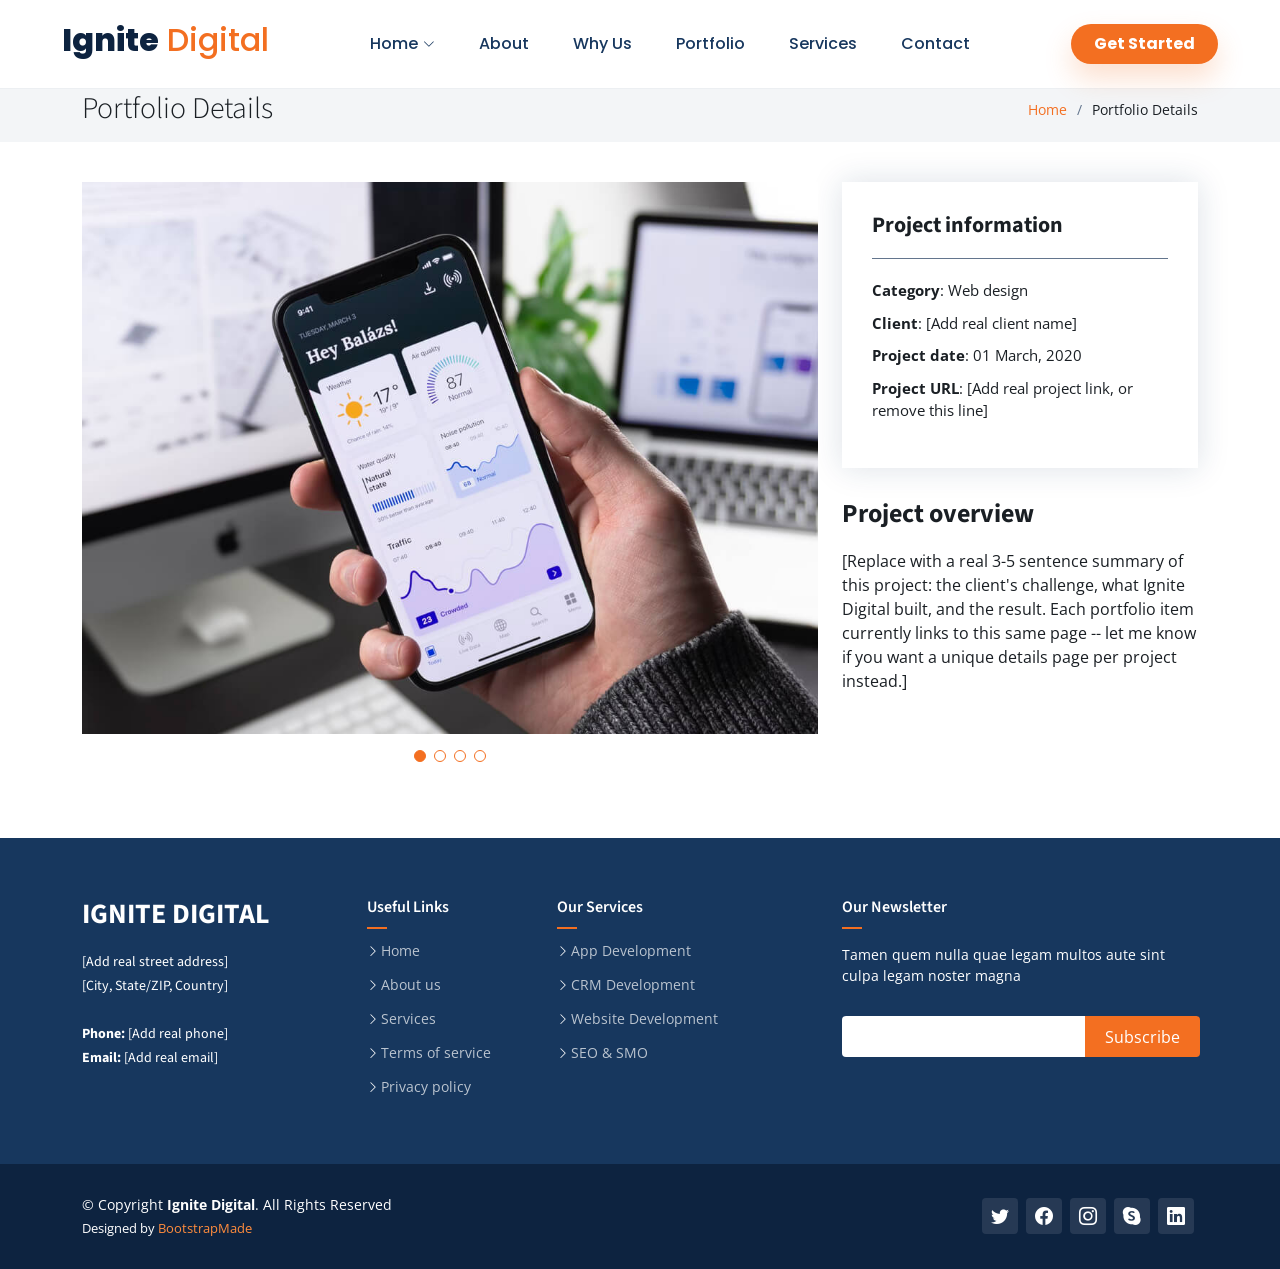
<file: portfolio-details.html>
<!DOCTYPE html>
<html lang="en">

<head>
  <meta charset="utf-8">
  <meta content="width=device-width, initial-scale=1.0" name="viewport">

  <title>Portfolio Details - Ignite Digital</title>
  <meta content="A closer look at a project delivered by Ignite Digital." name="description">
  <meta content="" name="keywords">

  <!-- Favicons -->
  <link href="assets/img/favicon.png" rel="icon">
  <link href="assets/img/apple-touch-icon.png" rel="apple-touch-icon">

  <!-- Google Fonts -->
  <link rel="preconnect" href="https://fonts.googleapis.com">
  <link rel="preconnect" href="https://fonts.gstatic.com" crossorigin>
  <link href="https://fonts.googleapis.com/css2?family=Open+Sans:ital,wght@0,300;0,400;0,500;0,600;0,700;1,300;1,400;1,500;1,600;1,700&family=Poppins:ital,wght@0,300;0,400;0,500;0,600;0,700;1,300;1,400;1,500;1,600;1,700&family=Source+Sans+Pro:ital,wght@0,300;0,400;0,600;0,700;1,300;1,400;1,600;1,700&display=swap" rel="stylesheet">

  <!-- Vendor CSS Files -->
  <link href="assets/vendor/bootstrap/css/bootstrap.min.css" rel="stylesheet">
  <link href="assets/vendor/bootstrap-icons/bootstrap-icons.css" rel="stylesheet">
  <link href="assets/vendor/aos/aos.css" rel="stylesheet">
  <link href="assets/vendor/glightbox/css/glightbox.min.css" rel="stylesheet">
  <link href="assets/vendor/swiper/swiper-bundle.min.css" rel="stylesheet">

  <!-- Variables CSS Files. Uncomment your preferred color scheme -->
  <link href="assets/css/variables.css" rel="stylesheet">
  <!-- <link href="assets/css/variables-blue.css" rel="stylesheet"> -->
  <!-- <link href="assets/css/variables-green.css" rel="stylesheet"> -->
  <!-- <link href="assets/css/variables-orange.css" rel="stylesheet"> -->
  <!-- <link href="assets/css/variables-purple.css" rel="stylesheet"> -->
  <!-- <link href="assets/css/variables-red.css" rel="stylesheet"> -->
  <!-- <link href="assets/css/variables-pink.css" rel="stylesheet"> -->

  <!-- Template Main CSS File -->
  <link href="assets/css/main.css" rel="stylesheet">

  <!-- =======================================================
  * Template Name: HeroBiz - v2.1.0
  * Template URL: https://bootstrapmade.com/herobiz-bootstrap-business-template/
  * Author: BootstrapMade.com
  * License: https://bootstrapmade.com/license/
  ======================================================== -->
</head>

<body>

  <!-- ======= Header ======= -->
  <header id="header" class="header fixed-top" data-scrollto-offset="0">
    <div class="container-fluid d-flex align-items-center justify-content-between">

      <a href="index.html" class="logo d-flex align-items-center scrollto me-auto me-lg-0">
        <!-- Uncomment the line below if you also wish to use an image logo -->
        <!-- <img src="assets/img/logo.png" alt=""> -->
        <h1>Ignite<span> Digital</span></h1>
      </a>

      <nav id="navbar" class="navbar">
        <ul>

          <li class="dropdown"><a href="#"><span>Home</span> <i class="bi bi-chevron-down dropdown-indicator"></i></a>
            <ul>
              <li><a href="index.html" class="active">Digital Services</a></li>
            </ul>
          </li>

          <li><a class="nav-link scrollto" href="index.html#about">About</a></li>
          <li><a class="nav-link scrollto" href="index.html#cta">Why Us</a></li>
          <li><a class="nav-link scrollto" href="index.html#portfolio">Portfolio</a></li>
          <li><a class="nav-link scrollto" href="index.html#services">Services</a></li>
          <li><a class="nav-link scrollto" href="index.html#contact">Contact</a></li>
        </ul>
        <i class="bi bi-list mobile-nav-toggle d-none"></i>
      </nav><!-- .navbar -->

      <a class="btn-getstarted scrollto" href="index.html#about">Get Started</a>

    </div>
  </header><!-- End Header -->

  <main id="main">

    <!-- ======= Breadcrumbs ======= -->
    <div class="breadcrumbs">
      <div class="container">

        <div class="d-flex justify-content-between align-items-center">
          <h2>Portfolio Details</h2>
          <ol>
            <li><a href="index.html">Home</a></li>
            <li>Portfolio Details</li>
          </ol>
        </div>

      </div>
    </div><!-- End Breadcrumbs -->

    <!-- ======= Portfolio Details Section ======= -->
    <section id="portfolio-details" class="portfolio-details">
      <div class="container" data-aos="fade-up">

        <div class="row gy-4">

          <div class="col-lg-8">
            <div class="portfolio-details-slider swiper">
              <div class="swiper-wrapper align-items-center">

                <div class="swiper-slide">
                  <img src="assets/img/portfolio/app-1.jpg" alt="">
                </div>

                <div class="swiper-slide">
                  <img src="assets/img/portfolio/product-1.jpg" alt="">
                </div>

                <div class="swiper-slide">
                  <img src="assets/img/portfolio/branding-1.jpg" alt="">
                </div>

                <div class="swiper-slide">
                  <img src="assets/img/portfolio/books-1.jpg" alt="">
                </div>

              </div>
              <div class="swiper-pagination"></div>
            </div>
          </div>

          <div class="col-lg-4">
            <div class="portfolio-info">
              <h3>Project information</h3>
              <ul>
                <li><strong>Category</strong>: Web design</li>
                <li><strong>Client</strong>: [Add real client name]</li>
                <li><strong>Project date</strong>: 01 March, 2020</li>
                <li><strong>Project URL</strong>: [Add real project link, or remove this line]</li>
              </ul>
            </div>
            <div class="portfolio-description">
              <h2>Project overview</h2>
              <p>
                [Replace with a real 3-5 sentence summary of this project: the client's challenge, what Ignite Digital built, and the result. Each portfolio item currently links to this same page -- let me know if you want a unique details page per project instead.]
              </p>
            </div>
          </div>

        </div>

      </div>
    </section><!-- End Portfolio Details Section -->

  </main><!-- End #main -->

  <!-- ======= Footer ======= -->
  <footer id="footer" class="footer">

    <div class="footer-content">
      <div class="container">
        <div class="row">

          <div class="col-lg-3 col-md-6">
            <div class="footer-info">
              <h3>Ignite Digital</h3>
              <p>
                [Add real street address] <br>
                [City, State/ZIP, Country]<br><br>
                <strong>Phone:</strong> [Add real phone]<br>
                <strong>Email:</strong> [Add real email]<br>
              </p>
            </div>
          </div>

          <div class="col-lg-2 col-md-6 footer-links">
            <h4>Useful Links</h4>
            <ul>
              <li><i class="bi bi-chevron-right"></i> <a href="index.html">Home</a></li>
              <li><i class="bi bi-chevron-right"></i> <a href="index.html#about">About us</a></li>
              <li><i class="bi bi-chevron-right"></i> <a href="index.html#services">Services</a></li>
              <li><i class="bi bi-chevron-right"></i> <a href="#">Terms of service</a></li>
              <li><i class="bi bi-chevron-right"></i> <a href="#">Privacy policy</a></li>
            </ul>
          </div>

          <div class="col-lg-3 col-md-6 footer-links">
            <h4>Our Services</h4>
            <ul>
              <li><i class="bi bi-chevron-right"></i> <a href="index.html#services">App Development</a></li>
              <li><i class="bi bi-chevron-right"></i> <a href="index.html#services">CRM Development</a></li>
              <li><i class="bi bi-chevron-right"></i> <a href="index.html#services">Website Development</a></li>
              <li><i class="bi bi-chevron-right"></i> <a href="index.html#services">SEO & SMO</a></li>
            </ul>
          </div>

          <div class="col-lg-4 col-md-6 footer-newsletter">
            <h4>Our Newsletter</h4>
            <p>Tamen quem nulla quae legam multos aute sint culpa legam noster magna</p>
            <form action="" method="post">
              <input type="email" name="email"><input type="submit" value="Subscribe">
            </form>

          </div>

        </div>
      </div>
    </div>

    <div class="footer-legal text-center">
      <div class="container d-flex flex-column flex-lg-row justify-content-center justify-content-lg-between align-items-center">

        <div class="d-flex flex-column align-items-center align-items-lg-start">
          <div class="copyright">
            &copy; Copyright <strong><span>Ignite Digital</span></strong>. All Rights Reserved
          </div>
          <div class="credits">
            <!-- All the links in the footer should remain intact. -->
            <!-- You can delete the links only if you purchased the pro version. -->
            <!-- Licensing information: https://bootstrapmade.com/license/ -->
            <!-- Purchase the pro version with working PHP/AJAX contact form: https://bootstrapmade.com/herobiz-bootstrap-business-template/ -->
            Designed by <a href="https://bootstrapmade.com/">BootstrapMade</a>
          </div>
        </div>

        <div class="social-links order-first order-lg-last mb-3 mb-lg-0">
          <a href="#" class="twitter"><i class="bi bi-twitter"></i></a>
          <a href="#" class="facebook"><i class="bi bi-facebook"></i></a>
          <a href="#" class="instagram"><i class="bi bi-instagram"></i></a>
          <a href="#" class="google-plus"><i class="bi bi-skype"></i></a>
          <a href="#" class="linkedin"><i class="bi bi-linkedin"></i></a>
        </div>

      </div>
    </div>

  </footer><!-- End Footer -->

  <a href="#" class="scroll-top d-flex align-items-center justify-content-center"><i class="bi bi-arrow-up-short"></i></a>

  <div id="preloader"></div>

  <!-- Vendor JS Files -->
  <script src="assets/vendor/bootstrap/js/bootstrap.bundle.min.js"></script>
  <script src="assets/vendor/aos/aos.js"></script>
  <script src="assets/vendor/glightbox/js/glightbox.min.js"></script>
  <script src="assets/vendor/isotope-layout/isotope.pkgd.min.js"></script>
  <script src="assets/vendor/swiper/swiper-bundle.min.js"></script>
  <script src="assets/vendor/php-email-form/validate.js"></script>

  <!-- Template Main JS File -->
  <script src="assets/js/main.js"></script>

</body>

</html>
</file>
<file: assets/css/variables.css>
/**
* Template Name: HeroBiz
* File: variables.css
* Description: Easily customize colors, typography, and other repetitive properties used in the template main stylesheet file main.css
* 
* Template URL: https://bootstrapmade.com/herobiz-bootstrap-business-template/
* Author: BootstrapMade.com
* License: https://bootstrapmade.com/license/
* 
* Contents:
* 1. HeroBiz template variables 
* 2. Override default Bootstrap variables
* 3. Set color and background class names
*
* Learn more about CSS variables at https://developer.mozilla.org/en-US/docs/Web/CSS/Using_CSS_custom_properties
*/

/*--------------------------------------------------------------
# 1. HeroBiz template variables 
--------------------------------------------------------------*/
:root {

  /* Fonts */
  --font-default: 'Open Sans', system-ui, -apple-system, "Segoe UI", Roboto, "Helvetica Neue", Arial, "Noto Sans", "Liberation Sans", sans-serif, "Apple Color Emoji", "Segoe UI Emoji", "Segoe UI Symbol", "Noto Color Emoji";
  --font-primary: 'Source Sans Pro', sans-serif;
  --font-secondary: 'Poppins', sans-serif;

  /* Colors */
  /* The *-rgb color names are simply the RGB converted value of the corresponding color for use in the rgba() function */

  /* Default text color */
  --color-default: #1a1f24;
  --color-default-rgb: 26, 31, 36;

  /* Defult links color */
  --color-links: #f36f21;
  --color-links-hover: #ff8c3d;

  /* Primay colors */
  --color-primary: #f36f21;
  --color-primary-light: #ff8c3d;
  --color-primary-dark: #d95d12;

  --color-primary-rgb: 243, 111, 33;
  --color-primary-light-rgb: 255, 140, 61;
  --color-primary-dark-rgb: 217, 93, 18;

  /* Secondary colors */
  --color-secondary: #17375e;
  --color-secondary-light: #63758d;
  --color-secondary-dark: #0d2340;

  --color-secondary-rgb: 23, 55, 94;
  --color-secondary-light-rgb: 99, 117, 141;
  --color-secondary-dark-rgb: 13, 35, 64;

  /* General colors */
  --color-blue: #0d6efd;
  --color-blue-rgb: 13, 110, 253;

  --color-indigo: #6610f2;
  --color-indigo-rgb: 102, 16, 242;

  --color-purple: #6f42c1;
  --color-purple-rgb: 111, 66, 193;

  --color-pink: #f3268c;
  --color-pink-rgb: 243, 38, 140;

  --color-red: #df1529;
  --color-red-rgb: 223, 21, 4;

  --color-orange: #fd7e14;
  --color-orange-rgb: 253, 126, 20;

  --color-yellow: #ffc107;
  --color-yellow-rgb: 255, 193, 7;

  --color-green: #059652;
  --color-green-rgb: 5, 150, 82;

  --color-teal: #20c997;
  --color-teal-rgb: 32, 201, 151;

  --color-cyan: #0dcaf0;
  --color-cyan-rgb: 13, 202, 240;

  --color-white: #ffffff;
  --color-white-rgb: 255, 255, 255;

  --color-gray: #6c757d;
  --color-gray-rgb: 108, 117, 125;

  --color-black: #000000;
  --color-black-rgb: 0, 0, 0;
  
}

/*--------------------------------------------------------------
# 2. Override default Bootstrap variables
--------------------------------------------------------------*/
:root {

  --bs-blue: var(--color-blue);
  --bs-indigo: var(--color-indigo);
  --bs-purple: var(--color-purple);
  --bs-pink: var(--color-pink);
  --bs-red: var(--color-red);
  --bs-orange: var(--color-orange);
  --bs-yellow: var(--color-yellow);
  --bs-green: var(--color-green);
  --bs-teal: var(--color-teal);
  --bs-cyan: var(--color-cyan);
  --bs-white: var(--color-white);
  --bs-gray: var(--color-gray);
  --bs-gray-dark: #343a40;
  --bs-gray-100: #f8f9fa;
  --bs-gray-200: #e9ecef;
  --bs-gray-300: #dee2e6;
  --bs-gray-400: #ced4da;
  --bs-gray-500: #adb5bd;
  --bs-gray-600: #6c757d;
  --bs-gray-700: #495057;
  --bs-gray-800: #343a40;
  --bs-gray-900: #212529;
  --bs-primary: var(--color-blue);
  --bs-secondary: var(--color-blue);
  --bs-success: #198754;
  --bs-info: #0dcaf0;
  --bs-warning: #ffc107;
  --bs-danger: #dc3545;
  --bs-light: #f8f9fa;
  --bs-dark: #212529;
  --bs-primary-rgb: var(--color-primary-rgb);
  --bs-secondary-rgb: var(--color-secondary-rgb);
  --bs-success-rgb: 25, 135, 84;
  --bs-info-rgb: 13, 202, 240;
  --bs-warning-rgb: 255, 193, 7;
  --bs-danger-rgb: 220, 53, 69;
  --bs-light-rgb: 248, 249, 250;
  --bs-dark-rgb: 33, 37, 41;
  --bs-white-rgb: var(--color-white-rgb);
  --bs-black-rgb: var(--color-black-rgb);
  --bs-body-color-rgb: var(--color-default-rgb);
  --bs-body-bg-rgb: 255, 255, 255;
  --bs-font-sans-serif: var(--font-default);
  --bs-font-monospace: SFMono-Regular, Menlo, Monaco, Consolas, "Liberation Mono", "Courier New", monospace;
  --bs-gradient: linear-gradient(180deg, rgba(255, 255, 255, 0.15), rgba(255, 255, 255, 0));
  --bs-body-font-family: var(--font-default);
  --bs-body-font-size: 1rem;
  --bs-body-font-weight: 400;
  --bs-body-line-height: 1.5;
  --bs-body-color: var(--color-default);
  --bs-body-bg: #fff;

}

/*--------------------------------------------------------------
# 3. Set color and background class names
--------------------------------------------------------------*/
/* Fonts */
.font-default { font-family: var(--font-default) !important; }
.font-primary { font-family: var(--font-primary) !important;}
.font-secondary { font-family: var(--font-secondary) !important; }

/* Text Colors */
.color-default { color: var(--color-default) !important; }
.color-links { color: var(--color-links) !important; }
.color-links:hover { color: var(--color-links-hover) !important; }
.color-primary { color: var(--color-primary) !important; }
.color-primary-light { color: var(--color-primary-light) !important; }
.color-primary-dark { color: var(--color-primary-dark) !important; }
.color-secondary { color: var(--color-secondary) !important; }
.color-secondary-light { color: var(--color-secondary-light) !important; }
.color-secondary-dark { color: var(--color-secondary-dark) !important; }
.color-blue { color: var(--color-blue) !important; }
.color-indigo { color: var(--color-indigo) !important; }
.color-purple { color: var(--color-purple) !important; }
.color-pink { color: var(--color-pink) !important; }
.color-red { color: var(--color-red) !important; }
.color-orange { color: var(--color-orange) !important; }
.color-yellow { color: var(--color-yellow) !important; }
.color-green { color: var(--color-green) !important; }
.color-teal { color: var(--color-teal) !important; }
.color-cyan { color: var(--color-cyan) !important; }
.color-white { color: var(--color-white) !important; }
.color-gray { color: var(--color-gray) !important; }
.color-black { color: var(--color-black) !important; }

/* Background Colors */
.bg-default { background-color: var(--color-default) !important; }
.bg-primary { background-color: var(--color-primary) !important; }
.bg-primary-light { background-color: var(--color-primary-light) !important; }
.bg-primary-dark { background-color: var(--color-primary-dark) !important; }
.bg-secondary { background-color: var(--color-secondary) !important; }
.bg-secondary-light { background-color: var(--color-secondary-light) !important; }
.bg-secondary-dark { background-color: var(--color-secondary-dark) !important; }
.bg-blue { background-color: var(--color-blue) !important; }
.bg-indigo { background-color: var(--color-indigo) !important; }
.bg-purple { background-color: var(--color-purple) !important; }
.bg-pink { background-color: var(--color-pink) !important; }
.bg-red { background-color: var(--color-red) !important; }
.bg-orange { background-color: var(--color-orange) !important; }
.bg-yellow { background-color: var(--color-yellow) !important; }
.bg-green { background-color: var(--color-green) !important; }
.bg-teal { background-color: var(--color-teal) !important; }
.bg-cyan { background-color: var(--color-cyan) !important; }
.bg-white { background-color: var(--color-white) !important; }
.bg-gray { background-color: var(--color-gray) !important; }
.bg-black { background-color: var(--color-black) !important; }
</file>
<file: assets/css/variables-blue.css>
/**
* Template Name: HeroBiz
* File: variables-blue.css
* Description: Easily customize colors, typography, and other repetitive properties used in the template main stylesheet file main.css
* 
* Template URL: https://bootstrapmade.com/herobiz-bootstrap-business-template/
* Author: BootstrapMade.com
* License: https://bootstrapmade.com/license/
* 
* Contents:
* 1. HeroBiz template variables 
* 2. Override default Bootstrap variables
* 3. Set color and background class names
*
* Learn more about CSS variables at https://developer.mozilla.org/en-US/docs/Web/CSS/Using_CSS_custom_properties
*/

/*--------------------------------------------------------------
# 1. HeroBiz template variables 
--------------------------------------------------------------*/
:root {

  /* Fonts */
  --font-default: 'Open Sans', system-ui, -apple-system, "Segoe UI", Roboto, "Helvetica Neue", Arial, "Noto Sans", "Liberation Sans", sans-serif, "Apple Color Emoji", "Segoe UI Emoji", "Segoe UI Symbol", "Noto Color Emoji";
  --font-primary: 'Source Sans Pro', sans-serif;
  --font-secondary: 'Poppins', sans-serif;

  /* Colors */
  /* The *-rgb color names are simply the RGB converted value of the corresponding color for use in the rgba() function */

  /* Default text color */
  --color-default: #1a1f24;
  --color-default-rgb: 26, 31, 36;

  /* Defult links color */
  --color-links: #3279fc;
  --color-links-hover: #4797ff;

  /* Primay colors */
  --color-primary: #3279fc;
  --color-primary-light: #4797ff;
  --color-primary-dark: #1c61e2;

  --color-primary-rgb: 50, 121, 252;
  --color-primary-light-rgb: 71, 151, 255;
  --color-primary-dark-rgb: 28, 97, 226;

  /* Secondary colors */
  --color-secondary: #5670a0;
  --color-secondary-light: #6e87b6;
  --color-secondary-dark: #3b5380;

  --color-secondary-rgb: 86, 112, 160;
  --color-secondary-light-rgb: 110, 135, 182;
  --color-secondary-dark-rgb: 59, 83, 128;

  /* General colors */
  --color-blue: #0d6efd;
  --color-blue-rgb: 13, 110, 253;

  --color-indigo: #6610f2;
  --color-indigo-rgb: 102, 16, 242;

  --color-purple: #6f42c1;
  --color-purple-rgb: 111, 66, 193;

  --color-pink: #f3268c;
  --color-pink-rgb: 243, 38, 140;

  --color-red: #df1529;
  --color-red-rgb: 223, 21, 4;

  --color-orange: #fd7e14;
  --color-orange-rgb: 253, 126, 20;

  --color-yellow: #ffc107;
  --color-yellow-rgb: 255, 193, 7;

  --color-green: #059652;
  --color-green-rgb: 5, 150, 82;

  --color-teal: #20c997;
  --color-teal-rgb: 32, 201, 151;

  --color-cyan: #0dcaf0;
  --color-cyan-rgb: 13, 202, 240;

  --color-white: #ffffff;
  --color-white-rgb: 255, 255, 255;

  --color-gray: #6c757d;
  --color-gray-rgb: 108, 117, 125;

  --color-black: #000000;
  --color-black-rgb: 0, 0, 0;
  
}

/*--------------------------------------------------------------
# 2. Override default Bootstrap variables
--------------------------------------------------------------*/
:root {

  --bs-blue: var(--color-blue);
  --bs-indigo: var(--color-indigo);
  --bs-purple: var(--color-purple);
  --bs-pink: var(--color-pink);
  --bs-red: var(--color-red);
  --bs-orange: var(--color-orange);
  --bs-yellow: var(--color-yellow);
  --bs-green: var(--color-green);
  --bs-teal: var(--color-teal);
  --bs-cyan: var(--color-cyan);
  --bs-white: var(--color-white);
  --bs-gray: var(--color-gray);
  --bs-gray-dark: #343a40;
  --bs-gray-100: #f8f9fa;
  --bs-gray-200: #e9ecef;
  --bs-gray-300: #dee2e6;
  --bs-gray-400: #ced4da;
  --bs-gray-500: #adb5bd;
  --bs-gray-600: #6c757d;
  --bs-gray-700: #495057;
  --bs-gray-800: #343a40;
  --bs-gray-900: #212529;
  --bs-primary: var(--color-blue);
  --bs-secondary: var(--color-blue);
  --bs-success: #198754;
  --bs-info: #0dcaf0;
  --bs-warning: #ffc107;
  --bs-danger: #dc3545;
  --bs-light: #f8f9fa;
  --bs-dark: #212529;
  --bs-primary-rgb: var(--color-primary-rgb);
  --bs-secondary-rgb: var(--color-secondary-rgb);
  --bs-success-rgb: 25, 135, 84;
  --bs-info-rgb: 13, 202, 240;
  --bs-warning-rgb: 255, 193, 7;
  --bs-danger-rgb: 220, 53, 69;
  --bs-light-rgb: 248, 249, 250;
  --bs-dark-rgb: 33, 37, 41;
  --bs-white-rgb: var(--color-white-rgb);
  --bs-black-rgb: var(--color-black-rgb);
  --bs-body-color-rgb: var(--color-default-rgb);
  --bs-body-bg-rgb: 255, 255, 255;
  --bs-font-sans-serif: var(--font-default);
  --bs-font-monospace: SFMono-Regular, Menlo, Monaco, Consolas, "Liberation Mono", "Courier New", monospace;
  --bs-gradient: linear-gradient(180deg, rgba(255, 255, 255, 0.15), rgba(255, 255, 255, 0));
  --bs-body-font-family: var(--font-default);
  --bs-body-font-size: 1rem;
  --bs-body-font-weight: 400;
  --bs-body-line-height: 1.5;
  --bs-body-color: var(--color-default);
  --bs-body-bg: #fff;

}

/*--------------------------------------------------------------
# 3. Set color and background class names
--------------------------------------------------------------*/
/* Fonts */
.font-default { font-family: var(--font-default) !important; }
.font-primary { font-family: var(--font-primary) !important;}
.font-secondary { font-family: var(--font-secondary) !important; }

/* Text Colors */
.color-default { color: var(--color-default) !important; }
.color-links { color: var(--color-links) !important; }
.color-links:hover { color: var(--color-links-hover) !important; }
.color-primary { color: var(--color-primary) !important; }
.color-primary-light { color: var(--color-primary-light) !important; }
.color-primary-dark { color: var(--color-primary-dark) !important; }
.color-secondary { color: var(--color-secondary) !important; }
.color-secondary-light { color: var(--color-secondary-light) !important; }
.color-secondary-dark { color: var(--color-secondary-dark) !important; }
.color-blue { color: var(--color-blue) !important; }
.color-indigo { color: var(--color-indigo) !important; }
.color-purple { color: var(--color-purple) !important; }
.color-pink { color: var(--color-pink) !important; }
.color-red { color: var(--color-red) !important; }
.color-orange { color: var(--color-orange) !important; }
.color-yellow { color: var(--color-yellow) !important; }
.color-green { color: var(--color-green) !important; }
.color-teal { color: var(--color-teal) !important; }
.color-cyan { color: var(--color-cyan) !important; }
.color-white { color: var(--color-white) !important; }
.color-gray { color: var(--color-gray) !important; }
.color-black { color: var(--color-black) !important; }

/* Background Colors */
.bg-default { background-color: var(--color-default) !important; }
.bg-primary { background-color: var(--color-primary) !important; }
.bg-primary-light { background-color: var(--color-primary-light) !important; }
.bg-primary-dark { background-color: var(--color-primary-dark) !important; }
.bg-secondary { background-color: var(--color-secondary) !important; }
.bg-secondary-light { background-color: var(--color-secondary-light) !important; }
.bg-secondary-dark { background-color: var(--color-secondary-dark) !important; }
.bg-blue { background-color: var(--color-blue) !important; }
.bg-indigo { background-color: var(--color-indigo) !important; }
.bg-purple { background-color: var(--color-purple) !important; }
.bg-pink { background-color: var(--color-pink) !important; }
.bg-red { background-color: var(--color-red) !important; }
.bg-orange { background-color: var(--color-orange) !important; }
.bg-yellow { background-color: var(--color-yellow) !important; }
.bg-green { background-color: var(--color-green) !important; }
.bg-teal { background-color: var(--color-teal) !important; }
.bg-cyan { background-color: var(--color-cyan) !important; }
.bg-white { background-color: var(--color-white) !important; }
.bg-gray { background-color: var(--color-gray) !important; }
.bg-black { background-color: var(--color-black) !important; }
</file>
<file: assets/css/variables-green.css>
/**
* Template Name: HeroBiz
* File: variables-green.css
* Description: Easily customize colors, typography, and other repetitive properties used in the template main stylesheet file main.css
* 
* Template URL: https://bootstrapmade.com/herobiz-bootstrap-business-template/
* Author: BootstrapMade.com
* License: https://bootstrapmade.com/license/
* 
* Contents:
* 1. HeroBiz template variables 
* 2. Override default Bootstrap variables
* 3. Set color and background class names
*
* Learn more about CSS variables at https://developer.mozilla.org/en-US/docs/Web/CSS/Using_CSS_custom_properties
*/

/*--------------------------------------------------------------
# 1. HeroBiz template variables 
--------------------------------------------------------------*/
:root {

  /* Fonts */
  --font-default: 'Open Sans', system-ui, -apple-system, "Segoe UI", Roboto, "Helvetica Neue", Arial, "Noto Sans", "Liberation Sans", sans-serif, "Apple Color Emoji", "Segoe UI Emoji", "Segoe UI Symbol", "Noto Color Emoji";
  --font-primary: 'Source Sans Pro', sans-serif;
  --font-secondary: 'Poppins', sans-serif;

  /* Colors */
  /* The *-rgb color names are simply the RGB converted value of the corresponding color for use in the rgba() function */

  /* Default text color */
  --color-default: #1a1f24;
  --color-default-rgb: 26, 31, 36;

  /* Defult links color */
  --color-links: #05c46b;
  --color-links-hover: #1de789;

  /* Primay colors */
  --color-primary: #05c46b;
  --color-primary-light: #1de789;
  --color-primary-dark: #01a156;

  --color-primary-rgb: 5, 196, 107;
  --color-primary-light-rgb: 29, 231, 137;
  --color-primary-dark-rgb: 1, 161, 86;

  /* Secondary colors */
  --color-secondary: #485664;
  --color-secondary-light: #8f9fae;
  --color-secondary-dark: #3a4753;

  --color-secondary-rgb: 72, 86, 100;
  --color-secondary-light-rgb: 143, 159, 174;
  --color-secondary-dark-rgb: 58, 71, 83;

  /* General colors */
  --color-blue: #0d6efd;
  --color-blue-rgb: 13, 110, 253;

  --color-indigo: #6610f2;
  --color-indigo-rgb: 102, 16, 242;

  --color-purple: #6f42c1;
  --color-purple-rgb: 111, 66, 193;

  --color-pink: #f3268c;
  --color-pink-rgb: 243, 38, 140;

  --color-red: #df1529;
  --color-red-rgb: 223, 21, 4;

  --color-orange: #fd7e14;
  --color-orange-rgb: 253, 126, 20;

  --color-yellow: #ffc107;
  --color-yellow-rgb: 255, 193, 7;

  --color-green: #059652;
  --color-green-rgb: 5, 150, 82;

  --color-teal: #20c997;
  --color-teal-rgb: 32, 201, 151;

  --color-cyan: #0dcaf0;
  --color-cyan-rgb: 13, 202, 240;

  --color-white: #ffffff;
  --color-white-rgb: 255, 255, 255;

  --color-gray: #6c757d;
  --color-gray-rgb: 108, 117, 125;

  --color-black: #000000;
  --color-black-rgb: 0, 0, 0;
  
}

/*--------------------------------------------------------------
# 2. Override default Bootstrap variables
--------------------------------------------------------------*/
:root {

  --bs-blue: var(--color-blue);
  --bs-indigo: var(--color-indigo);
  --bs-purple: var(--color-purple);
  --bs-pink: var(--color-pink);
  --bs-red: var(--color-red);
  --bs-orange: var(--color-orange);
  --bs-yellow: var(--color-yellow);
  --bs-green: var(--color-green);
  --bs-teal: var(--color-teal);
  --bs-cyan: var(--color-cyan);
  --bs-white: var(--color-white);
  --bs-gray: var(--color-gray);
  --bs-gray-dark: #343a40;
  --bs-gray-100: #f8f9fa;
  --bs-gray-200: #e9ecef;
  --bs-gray-300: #dee2e6;
  --bs-gray-400: #ced4da;
  --bs-gray-500: #adb5bd;
  --bs-gray-600: #6c757d;
  --bs-gray-700: #495057;
  --bs-gray-800: #343a40;
  --bs-gray-900: #212529;
  --bs-primary: var(--color-blue);
  --bs-secondary: var(--color-blue);
  --bs-success: #198754;
  --bs-info: #0dcaf0;
  --bs-warning: #ffc107;
  --bs-danger: #dc3545;
  --bs-light: #f8f9fa;
  --bs-dark: #212529;
  --bs-primary-rgb: var(--color-primary-rgb);
  --bs-secondary-rgb: var(--color-secondary-rgb);
  --bs-success-rgb: 25, 135, 84;
  --bs-info-rgb: 13, 202, 240;
  --bs-warning-rgb: 255, 193, 7;
  --bs-danger-rgb: 220, 53, 69;
  --bs-light-rgb: 248, 249, 250;
  --bs-dark-rgb: 33, 37, 41;
  --bs-white-rgb: var(--color-white-rgb);
  --bs-black-rgb: var(--color-black-rgb);
  --bs-body-color-rgb: var(--color-default-rgb);
  --bs-body-bg-rgb: 255, 255, 255;
  --bs-font-sans-serif: var(--font-default);
  --bs-font-monospace: SFMono-Regular, Menlo, Monaco, Consolas, "Liberation Mono", "Courier New", monospace;
  --bs-gradient: linear-gradient(180deg, rgba(255, 255, 255, 0.15), rgba(255, 255, 255, 0));
  --bs-body-font-family: var(--font-default);
  --bs-body-font-size: 1rem;
  --bs-body-font-weight: 400;
  --bs-body-line-height: 1.5;
  --bs-body-color: var(--color-default);
  --bs-body-bg: #fff;

}

/*--------------------------------------------------------------
# 3. Set color and background class names
--------------------------------------------------------------*/
/* Fonts */
.font-default { font-family: var(--font-default) !important; }
.font-primary { font-family: var(--font-primary) !important;}
.font-secondary { font-family: var(--font-secondary) !important; }

/* Text Colors */
.color-default { color: var(--color-default) !important; }
.color-links { color: var(--color-links) !important; }
.color-links:hover { color: var(--color-links-hover) !important; }
.color-primary { color: var(--color-primary) !important; }
.color-primary-light { color: var(--color-primary-light) !important; }
.color-primary-dark { color: var(--color-primary-dark) !important; }
.color-secondary { color: var(--color-secondary) !important; }
.color-secondary-light { color: var(--color-secondary-light) !important; }
.color-secondary-dark { color: var(--color-secondary-dark) !important; }
.color-blue { color: var(--color-blue) !important; }
.color-indigo { color: var(--color-indigo) !important; }
.color-purple { color: var(--color-purple) !important; }
.color-pink { color: var(--color-pink) !important; }
.color-red { color: var(--color-red) !important; }
.color-orange { color: var(--color-orange) !important; }
.color-yellow { color: var(--color-yellow) !important; }
.color-green { color: var(--color-green) !important; }
.color-teal { color: var(--color-teal) !important; }
.color-cyan { color: var(--color-cyan) !important; }
.color-white { color: var(--color-white) !important; }
.color-gray { color: var(--color-gray) !important; }
.color-black { color: var(--color-black) !important; }

/* Background Colors */
.bg-default { background-color: var(--color-default) !important; }
.bg-primary { background-color: var(--color-primary) !important; }
.bg-primary-light { background-color: var(--color-primary-light) !important; }
.bg-primary-dark { background-color: var(--color-primary-dark) !important; }
.bg-secondary { background-color: var(--color-secondary) !important; }
.bg-secondary-light { background-color: var(--color-secondary-light) !important; }
.bg-secondary-dark { background-color: var(--color-secondary-dark) !important; }
.bg-blue { background-color: var(--color-blue) !important; }
.bg-indigo { background-color: var(--color-indigo) !important; }
.bg-purple { background-color: var(--color-purple) !important; }
.bg-pink { background-color: var(--color-pink) !important; }
.bg-red { background-color: var(--color-red) !important; }
.bg-orange { background-color: var(--color-orange) !important; }
.bg-yellow { background-color: var(--color-yellow) !important; }
.bg-green { background-color: var(--color-green) !important; }
.bg-teal { background-color: var(--color-teal) !important; }
.bg-cyan { background-color: var(--color-cyan) !important; }
.bg-white { background-color: var(--color-white) !important; }
.bg-gray { background-color: var(--color-gray) !important; }
.bg-black { background-color: var(--color-black) !important; }
</file>
<file: assets/css/variables-orange.css>
/**
* Template Name: HeroBiz
* File: variables-orange.css
* Description: Easily customize colors, typography, and other repetitive properties used in the template main stylesheet file main.css
* 
* Template URL: https://bootstrapmade.com/herobiz-bootstrap-business-template/
* Author: BootstrapMade.com
* License: https://bootstrapmade.com/license/
* 
* Contents:
* 1. HeroBiz template variables 
* 2. Override default Bootstrap variables
* 3. Set color and background class names
*
* Learn more about CSS variables at https://developer.mozilla.org/en-US/docs/Web/CSS/Using_CSS_custom_properties
*/

/*--------------------------------------------------------------
# 1. HeroBiz template variables 
--------------------------------------------------------------*/
:root {

  /* Fonts */
  --font-default: 'Open Sans', system-ui, -apple-system, "Segoe UI", Roboto, "Helvetica Neue", Arial, "Noto Sans", "Liberation Sans", sans-serif, "Apple Color Emoji", "Segoe UI Emoji", "Segoe UI Symbol", "Noto Color Emoji";
  --font-primary: 'Source Sans Pro', sans-serif;
  --font-secondary: 'Poppins', sans-serif;

  /* Colors */
  /* The *-rgb color names are simply the RGB converted value of the corresponding color for use in the rgba() function */

  /* Default text color */
  --color-default: #1a1f24;
  --color-default-rgb: 26, 31, 36;

  /* Defult links color */
  --color-links: #f97233;
  --color-links-hover: #fa9160;

  /* Primay colors */
  --color-primary: #f97233;
  --color-primary-light: #fb9b6e;
  --color-primary-dark: #e54d07;

  --color-primary-rgb: 249, 114, 51;
  --color-primary-light-rgb: 251, 155, 110;
  --color-primary-dark-rgb: 229, 77, 7;

  /* Secondary colors */
  --color-secondary: #485664;
  --color-secondary-light: #8f9fae;
  --color-secondary-dark: #3a4753;

  --color-secondary-rgb: 72, 86, 100;
  --color-secondary-light-rgb: 143, 159, 174;
  --color-secondary-dark-rgb: 58, 71, 83;

  /* General colors */
  --color-blue: #0d6efd;
  --color-blue-rgb: 13, 110, 253;

  --color-indigo: #6610f2;
  --color-indigo-rgb: 102, 16, 242;

  --color-purple: #6f42c1;
  --color-purple-rgb: 111, 66, 193;

  --color-pink: #f3268c;
  --color-pink-rgb: 243, 38, 140;

  --color-red: #df1529;
  --color-red-rgb: 223, 21, 4;

  --color-orange: #fd7e14;
  --color-orange-rgb: 253, 126, 20;

  --color-yellow: #ffc107;
  --color-yellow-rgb: 255, 193, 7;

  --color-green: #059652;
  --color-green-rgb: 5, 150, 82;

  --color-teal: #20c997;
  --color-teal-rgb: 32, 201, 151;

  --color-cyan: #0dcaf0;
  --color-cyan-rgb: 13, 202, 240;

  --color-white: #ffffff;
  --color-white-rgb: 255, 255, 255;

  --color-gray: #6c757d;
  --color-gray-rgb: 108, 117, 125;

  --color-black: #000000;
  --color-black-rgb: 0, 0, 0;
  
}

/*--------------------------------------------------------------
# 2. Override default Bootstrap variables
--------------------------------------------------------------*/
:root {

  --bs-blue: var(--color-blue);
  --bs-indigo: var(--color-indigo);
  --bs-purple: var(--color-purple);
  --bs-pink: var(--color-pink);
  --bs-red: var(--color-red);
  --bs-orange: var(--color-orange);
  --bs-yellow: var(--color-yellow);
  --bs-green: var(--color-green);
  --bs-teal: var(--color-teal);
  --bs-cyan: var(--color-cyan);
  --bs-white: var(--color-white);
  --bs-gray: var(--color-gray);
  --bs-gray-dark: #343a40;
  --bs-gray-100: #f8f9fa;
  --bs-gray-200: #e9ecef;
  --bs-gray-300: #dee2e6;
  --bs-gray-400: #ced4da;
  --bs-gray-500: #adb5bd;
  --bs-gray-600: #6c757d;
  --bs-gray-700: #495057;
  --bs-gray-800: #343a40;
  --bs-gray-900: #212529;
  --bs-primary: var(--color-blue);
  --bs-secondary: var(--color-blue);
  --bs-success: #198754;
  --bs-info: #0dcaf0;
  --bs-warning: #ffc107;
  --bs-danger: #dc3545;
  --bs-light: #f8f9fa;
  --bs-dark: #212529;
  --bs-primary-rgb: var(--color-primary-rgb);
  --bs-secondary-rgb: var(--color-secondary-rgb);
  --bs-success-rgb: 25, 135, 84;
  --bs-info-rgb: 13, 202, 240;
  --bs-warning-rgb: 255, 193, 7;
  --bs-danger-rgb: 220, 53, 69;
  --bs-light-rgb: 248, 249, 250;
  --bs-dark-rgb: 33, 37, 41;
  --bs-white-rgb: var(--color-white-rgb);
  --bs-black-rgb: var(--color-black-rgb);
  --bs-body-color-rgb: var(--color-default-rgb);
  --bs-body-bg-rgb: 255, 255, 255;
  --bs-font-sans-serif: var(--font-default);
  --bs-font-monospace: SFMono-Regular, Menlo, Monaco, Consolas, "Liberation Mono", "Courier New", monospace;
  --bs-gradient: linear-gradient(180deg, rgba(255, 255, 255, 0.15), rgba(255, 255, 255, 0));
  --bs-body-font-family: var(--font-default);
  --bs-body-font-size: 1rem;
  --bs-body-font-weight: 400;
  --bs-body-line-height: 1.5;
  --bs-body-color: var(--color-default);
  --bs-body-bg: #fff;

}

/*--------------------------------------------------------------
# 3. Set color and background class names
--------------------------------------------------------------*/
/* Fonts */
.font-default { font-family: var(--font-default) !important; }
.font-primary { font-family: var(--font-primary) !important;}
.font-secondary { font-family: var(--font-secondary) !important; }

/* Text Colors */
.color-default { color: var(--color-default) !important; }
.color-links { color: var(--color-links) !important; }
.color-links:hover { color: var(--color-links-hover) !important; }
.color-primary { color: var(--color-primary) !important; }
.color-primary-light { color: var(--color-primary-light) !important; }
.color-primary-dark { color: var(--color-primary-dark) !important; }
.color-secondary { color: var(--color-secondary) !important; }
.color-secondary-light { color: var(--color-secondary-light) !important; }
.color-secondary-dark { color: var(--color-secondary-dark) !important; }
.color-blue { color: var(--color-blue) !important; }
.color-indigo { color: var(--color-indigo) !important; }
.color-purple { color: var(--color-purple) !important; }
.color-pink { color: var(--color-pink) !important; }
.color-red { color: var(--color-red) !important; }
.color-orange { color: var(--color-orange) !important; }
.color-yellow { color: var(--color-yellow) !important; }
.color-green { color: var(--color-green) !important; }
.color-teal { color: var(--color-teal) !important; }
.color-cyan { color: var(--color-cyan) !important; }
.color-white { color: var(--color-white) !important; }
.color-gray { color: var(--color-gray) !important; }
.color-black { color: var(--color-black) !important; }

/* Background Colors */
.bg-default { background-color: var(--color-default) !important; }
.bg-primary { background-color: var(--color-primary) !important; }
.bg-primary-light { background-color: var(--color-primary-light) !important; }
.bg-primary-dark { background-color: var(--color-primary-dark) !important; }
.bg-secondary { background-color: var(--color-secondary) !important; }
.bg-secondary-light { background-color: var(--color-secondary-light) !important; }
.bg-secondary-dark { background-color: var(--color-secondary-dark) !important; }
.bg-blue { background-color: var(--color-blue) !important; }
.bg-indigo { background-color: var(--color-indigo) !important; }
.bg-purple { background-color: var(--color-purple) !important; }
.bg-pink { background-color: var(--color-pink) !important; }
.bg-red { background-color: var(--color-red) !important; }
.bg-orange { background-color: var(--color-orange) !important; }
.bg-yellow { background-color: var(--color-yellow) !important; }
.bg-green { background-color: var(--color-green) !important; }
.bg-teal { background-color: var(--color-teal) !important; }
.bg-cyan { background-color: var(--color-cyan) !important; }
.bg-white { background-color: var(--color-white) !important; }
.bg-gray { background-color: var(--color-gray) !important; }
.bg-black { background-color: var(--color-black) !important; }
</file>
<file: assets/css/variables-purple.css>
/**
* Template Name: HeroBiz
* File: variables-purple.css
* Description: Easily customize colors, typography, and other repetitive properties used in the template main stylesheet file main.css
* 
* Template URL: https://bootstrapmade.com/herobiz-bootstrap-business-template/
* Author: BootstrapMade.com
* License: https://bootstrapmade.com/license/
* 
* Contents:
* 1. HeroBiz template variables 
* 2. Override default Bootstrap variables
* 3. Set color and background class names
*
* Learn more about CSS variables at https://developer.mozilla.org/en-US/docs/Web/CSS/Using_CSS_custom_properties
*/

/*--------------------------------------------------------------
# 1. HeroBiz template variables 
--------------------------------------------------------------*/
:root {

  /* Fonts */
  --font-default: 'Open Sans', system-ui, -apple-system, "Segoe UI", Roboto, "Helvetica Neue", Arial, "Noto Sans", "Liberation Sans", sans-serif, "Apple Color Emoji", "Segoe UI Emoji", "Segoe UI Symbol", "Noto Color Emoji";
  --font-primary: 'Source Sans Pro', sans-serif;
  --font-secondary: 'Poppins', sans-serif;

  /* Colors */
  /* The *-rgb color names are simply the RGB converted value of the corresponding color for use in the rgba() function */

  /* Default text color */
  --color-default: #1a1f24;
  --color-default-rgb: 26, 31, 36;

  /* Defult links color */
  --color-links: #6261c5;
  --color-links-hover: #7d7bfd;

  /* Primay colors */
  --color-primary: #6261c5;
  --color-primary-light: #7d7bfd;
  --color-primary-dark: #4b49aa;

  --color-primary-rgb: 98, 97, 197;
  --color-primary-light-rgb: 125, 123, 253;
  --color-primary-dark-rgb: 75, 73, 170;

  /* Secondary colors */
  --color-secondary: #56556b;
  --color-secondary-light: #7c7b94;
  --color-secondary-dark: #343346;

  --color-secondary-rgb: 86, 85, 107;
  --color-secondary-light-rgb: 124, 123, 148;
  --color-secondary-dark-rgb: 52, 51, 70;

  /* General colors */
  --color-blue: #0d6efd;
  --color-blue-rgb: 13, 110, 253;

  --color-indigo: #6610f2;
  --color-indigo-rgb: 102, 16, 242;

  --color-purple: #6f42c1;
  --color-purple-rgb: 111, 66, 193;

  --color-pink: #f3268c;
  --color-pink-rgb: 243, 38, 140;

  --color-red: #df1529;
  --color-red-rgb: 223, 21, 4;

  --color-orange: #fd7e14;
  --color-orange-rgb: 253, 126, 20;

  --color-yellow: #ffc107;
  --color-yellow-rgb: 255, 193, 7;

  --color-green: #059652;
  --color-green-rgb: 5, 150, 82;

  --color-teal: #20c997;
  --color-teal-rgb: 32, 201, 151;

  --color-cyan: #0dcaf0;
  --color-cyan-rgb: 13, 202, 240;

  --color-white: #ffffff;
  --color-white-rgb: 255, 255, 255;

  --color-gray: #6c757d;
  --color-gray-rgb: 108, 117, 125;

  --color-black: #000000;
  --color-black-rgb: 0, 0, 0;
  
}

/*--------------------------------------------------------------
# 2. Override default Bootstrap variables
--------------------------------------------------------------*/
:root {

  --bs-blue: var(--color-blue);
  --bs-indigo: var(--color-indigo);
  --bs-purple: var(--color-purple);
  --bs-pink: var(--color-pink);
  --bs-red: var(--color-red);
  --bs-orange: var(--color-orange);
  --bs-yellow: var(--color-yellow);
  --bs-green: var(--color-green);
  --bs-teal: var(--color-teal);
  --bs-cyan: var(--color-cyan);
  --bs-white: var(--color-white);
  --bs-gray: var(--color-gray);
  --bs-gray-dark: #343a40;
  --bs-gray-100: #f8f9fa;
  --bs-gray-200: #e9ecef;
  --bs-gray-300: #dee2e6;
  --bs-gray-400: #ced4da;
  --bs-gray-500: #adb5bd;
  --bs-gray-600: #6c757d;
  --bs-gray-700: #495057;
  --bs-gray-800: #343a40;
  --bs-gray-900: #212529;
  --bs-primary: var(--color-blue);
  --bs-secondary: var(--color-blue);
  --bs-success: #198754;
  --bs-info: #0dcaf0;
  --bs-warning: #ffc107;
  --bs-danger: #dc3545;
  --bs-light: #f8f9fa;
  --bs-dark: #212529;
  --bs-primary-rgb: var(--color-primary-rgb);
  --bs-secondary-rgb: var(--color-secondary-rgb);
  --bs-success-rgb: 25, 135, 84;
  --bs-info-rgb: 13, 202, 240;
  --bs-warning-rgb: 255, 193, 7;
  --bs-danger-rgb: 220, 53, 69;
  --bs-light-rgb: 248, 249, 250;
  --bs-dark-rgb: 33, 37, 41;
  --bs-white-rgb: var(--color-white-rgb);
  --bs-black-rgb: var(--color-black-rgb);
  --bs-body-color-rgb: var(--color-default-rgb);
  --bs-body-bg-rgb: 255, 255, 255;
  --bs-font-sans-serif: var(--font-default);
  --bs-font-monospace: SFMono-Regular, Menlo, Monaco, Consolas, "Liberation Mono", "Courier New", monospace;
  --bs-gradient: linear-gradient(180deg, rgba(255, 255, 255, 0.15), rgba(255, 255, 255, 0));
  --bs-body-font-family: var(--font-default);
  --bs-body-font-size: 1rem;
  --bs-body-font-weight: 400;
  --bs-body-line-height: 1.5;
  --bs-body-color: var(--color-default);
  --bs-body-bg: #fff;

}

/*--------------------------------------------------------------
# 3. Set color and background class names
--------------------------------------------------------------*/
/* Fonts */
.font-default { font-family: var(--font-default) !important; }
.font-primary { font-family: var(--font-primary) !important;}
.font-secondary { font-family: var(--font-secondary) !important; }

/* Text Colors */
.color-default { color: var(--color-default) !important; }
.color-links { color: var(--color-links) !important; }
.color-links:hover { color: var(--color-links-hover) !important; }
.color-primary { color: var(--color-primary) !important; }
.color-primary-light { color: var(--color-primary-light) !important; }
.color-primary-dark { color: var(--color-primary-dark) !important; }
.color-secondary { color: var(--color-secondary) !important; }
.color-secondary-light { color: var(--color-secondary-light) !important; }
.color-secondary-dark { color: var(--color-secondary-dark) !important; }
.color-blue { color: var(--color-blue) !important; }
.color-indigo { color: var(--color-indigo) !important; }
.color-purple { color: var(--color-purple) !important; }
.color-pink { color: var(--color-pink) !important; }
.color-red { color: var(--color-red) !important; }
.color-orange { color: var(--color-orange) !important; }
.color-yellow { color: var(--color-yellow) !important; }
.color-green { color: var(--color-green) !important; }
.color-teal { color: var(--color-teal) !important; }
.color-cyan { color: var(--color-cyan) !important; }
.color-white { color: var(--color-white) !important; }
.color-gray { color: var(--color-gray) !important; }
.color-black { color: var(--color-black) !important; }

/* Background Colors */
.bg-default { background-color: var(--color-default) !important; }
.bg-primary { background-color: var(--color-primary) !important; }
.bg-primary-light { background-color: var(--color-primary-light) !important; }
.bg-primary-dark { background-color: var(--color-primary-dark) !important; }
.bg-secondary { background-color: var(--color-secondary) !important; }
.bg-secondary-light { background-color: var(--color-secondary-light) !important; }
.bg-secondary-dark { background-color: var(--color-secondary-dark) !important; }
.bg-blue { background-color: var(--color-blue) !important; }
.bg-indigo { background-color: var(--color-indigo) !important; }
.bg-purple { background-color: var(--color-purple) !important; }
.bg-pink { background-color: var(--color-pink) !important; }
.bg-red { background-color: var(--color-red) !important; }
.bg-orange { background-color: var(--color-orange) !important; }
.bg-yellow { background-color: var(--color-yellow) !important; }
.bg-green { background-color: var(--color-green) !important; }
.bg-teal { background-color: var(--color-teal) !important; }
.bg-cyan { background-color: var(--color-cyan) !important; }
.bg-white { background-color: var(--color-white) !important; }
.bg-gray { background-color: var(--color-gray) !important; }
.bg-black { background-color: var(--color-black) !important; }
</file>
<file: assets/css/variables-red.css>
/**
* Template Name: HeroBiz
* File: variables-red.css
* Description: Easily customize colors, typography, and other repetitive properties used in the template main stylesheet file main.css
* 
* Template URL: https://bootstrapmade.com/herobiz-bootstrap-business-template/
* Author: BootstrapMade.com
* License: https://bootstrapmade.com/license/
* 
* Contents:
* 1. HeroBiz template variables 
* 2. Override default Bootstrap variables
* 3. Set color and background class names
*
* Learn more about CSS variables at https://developer.mozilla.org/en-US/docs/Web/CSS/Using_CSS_custom_properties
*/

/*--------------------------------------------------------------
# 1. HeroBiz template variables 
--------------------------------------------------------------*/
:root {

  /* Fonts */
  --font-default: 'Open Sans', system-ui, -apple-system, "Segoe UI", Roboto, "Helvetica Neue", Arial, "Noto Sans", "Liberation Sans", sans-serif, "Apple Color Emoji", "Segoe UI Emoji", "Segoe UI Symbol", "Noto Color Emoji";
  --font-primary: 'Source Sans Pro', sans-serif;
  --font-secondary: 'Poppins', sans-serif;

  /* Colors */
  /* The *-rgb color names are simply the RGB converted value of the corresponding color for use in the rgba() function */

  /* Default text color */
  --color-default: #1a1f24;
  --color-default-rgb: 26, 31, 36;

  /* Defult links color */
  --color-links: #df1529;
  --color-links-hover: #ff2b2b;

  /* Primay colors */
  --color-primary: #df1529;
  --color-primary-light: #ff2b2b;
  --color-primary-dark: #c00719;

  --color-primary-rgb: 223, 21, 41;
  --color-primary-light-rgb: 255, 43, 43;
  --color-primary-dark-rgb: 192, 7, 25;

  /* Secondary colors */
  --color-secondary: #485664;
  --color-secondary-light: #8f9fae;
  --color-secondary-dark: #3a4753;

  --color-secondary-rgb: 72, 86, 100;
  --color-secondary-light-rgb: 143, 159, 174;
  --color-secondary-dark-rgb: 58, 71, 83;

  /* General colors */
  --color-blue: #0d6efd;
  --color-blue-rgb: 13, 110, 253;

  --color-indigo: #6610f2;
  --color-indigo-rgb: 102, 16, 242;

  --color-purple: #6f42c1;
  --color-purple-rgb: 111, 66, 193;

  --color-pink: #f3268c;
  --color-pink-rgb: 243, 38, 140;

  --color-red: #df1529;
  --color-red-rgb: 223, 21, 4;

  --color-orange: #fd7e14;
  --color-orange-rgb: 253, 126, 20;

  --color-yellow: #ffc107;
  --color-yellow-rgb: 255, 193, 7;

  --color-green: #059652;
  --color-green-rgb: 5, 150, 82;

  --color-teal: #20c997;
  --color-teal-rgb: 32, 201, 151;

  --color-cyan: #0dcaf0;
  --color-cyan-rgb: 13, 202, 240;

  --color-white: #ffffff;
  --color-white-rgb: 255, 255, 255;

  --color-gray: #6c757d;
  --color-gray-rgb: 108, 117, 125;

  --color-black: #000000;
  --color-black-rgb: 0, 0, 0;
  
}

/*--------------------------------------------------------------
# 2. Override default Bootstrap variables
--------------------------------------------------------------*/
:root {

  --bs-blue: var(--color-blue);
  --bs-indigo: var(--color-indigo);
  --bs-purple: var(--color-purple);
  --bs-pink: var(--color-pink);
  --bs-red: var(--color-red);
  --bs-orange: var(--color-orange);
  --bs-yellow: var(--color-yellow);
  --bs-green: var(--color-green);
  --bs-teal: var(--color-teal);
  --bs-cyan: var(--color-cyan);
  --bs-white: var(--color-white);
  --bs-gray: var(--color-gray);
  --bs-gray-dark: #343a40;
  --bs-gray-100: #f8f9fa;
  --bs-gray-200: #e9ecef;
  --bs-gray-300: #dee2e6;
  --bs-gray-400: #ced4da;
  --bs-gray-500: #adb5bd;
  --bs-gray-600: #6c757d;
  --bs-gray-700: #495057;
  --bs-gray-800: #343a40;
  --bs-gray-900: #212529;
  --bs-primary: var(--color-blue);
  --bs-secondary: var(--color-blue);
  --bs-success: #198754;
  --bs-info: #0dcaf0;
  --bs-warning: #ffc107;
  --bs-danger: #dc3545;
  --bs-light: #f8f9fa;
  --bs-dark: #212529;
  --bs-primary-rgb: var(--color-primary-rgb);
  --bs-secondary-rgb: var(--color-secondary-rgb);
  --bs-success-rgb: 25, 135, 84;
  --bs-info-rgb: 13, 202, 240;
  --bs-warning-rgb: 255, 193, 7;
  --bs-danger-rgb: 220, 53, 69;
  --bs-light-rgb: 248, 249, 250;
  --bs-dark-rgb: 33, 37, 41;
  --bs-white-rgb: var(--color-white-rgb);
  --bs-black-rgb: var(--color-black-rgb);
  --bs-body-color-rgb: var(--color-default-rgb);
  --bs-body-bg-rgb: 255, 255, 255;
  --bs-font-sans-serif: var(--font-default);
  --bs-font-monospace: SFMono-Regular, Menlo, Monaco, Consolas, "Liberation Mono", "Courier New", monospace;
  --bs-gradient: linear-gradient(180deg, rgba(255, 255, 255, 0.15), rgba(255, 255, 255, 0));
  --bs-body-font-family: var(--font-default);
  --bs-body-font-size: 1rem;
  --bs-body-font-weight: 400;
  --bs-body-line-height: 1.5;
  --bs-body-color: var(--color-default);
  --bs-body-bg: #fff;

}

/*--------------------------------------------------------------
# 3. Set color and background class names
--------------------------------------------------------------*/
/* Fonts */
.font-default { font-family: var(--font-default) !important; }
.font-primary { font-family: var(--font-primary) !important;}
.font-secondary { font-family: var(--font-secondary) !important; }

/* Text Colors */
.color-default { color: var(--color-default) !important; }
.color-links { color: var(--color-links) !important; }
.color-links:hover { color: var(--color-links-hover) !important; }
.color-primary { color: var(--color-primary) !important; }
.color-primary-light { color: var(--color-primary-light) !important; }
.color-primary-dark { color: var(--color-primary-dark) !important; }
.color-secondary { color: var(--color-secondary) !important; }
.color-secondary-light { color: var(--color-secondary-light) !important; }
.color-secondary-dark { color: var(--color-secondary-dark) !important; }
.color-blue { color: var(--color-blue) !important; }
.color-indigo { color: var(--color-indigo) !important; }
.color-purple { color: var(--color-purple) !important; }
.color-pink { color: var(--color-pink) !important; }
.color-red { color: var(--color-red) !important; }
.color-orange { color: var(--color-orange) !important; }
.color-yellow { color: var(--color-yellow) !important; }
.color-green { color: var(--color-green) !important; }
.color-teal { color: var(--color-teal) !important; }
.color-cyan { color: var(--color-cyan) !important; }
.color-white { color: var(--color-white) !important; }
.color-gray { color: var(--color-gray) !important; }
.color-black { color: var(--color-black) !important; }

/* Background Colors */
.bg-default { background-color: var(--color-default) !important; }
.bg-primary { background-color: var(--color-primary) !important; }
.bg-primary-light { background-color: var(--color-primary-light) !important; }
.bg-primary-dark { background-color: var(--color-primary-dark) !important; }
.bg-secondary { background-color: var(--color-secondary) !important; }
.bg-secondary-light { background-color: var(--color-secondary-light) !important; }
.bg-secondary-dark { background-color: var(--color-secondary-dark) !important; }
.bg-blue { background-color: var(--color-blue) !important; }
.bg-indigo { background-color: var(--color-indigo) !important; }
.bg-purple { background-color: var(--color-purple) !important; }
.bg-pink { background-color: var(--color-pink) !important; }
.bg-red { background-color: var(--color-red) !important; }
.bg-orange { background-color: var(--color-orange) !important; }
.bg-yellow { background-color: var(--color-yellow) !important; }
.bg-green { background-color: var(--color-green) !important; }
.bg-teal { background-color: var(--color-teal) !important; }
.bg-cyan { background-color: var(--color-cyan) !important; }
.bg-white { background-color: var(--color-white) !important; }
.bg-gray { background-color: var(--color-gray) !important; }
.bg-black { background-color: var(--color-black) !important; }
</file>
<file: assets/css/variables-pink.css>
/**
* Template Name: HeroBiz
* File: variables-pink.css
* Description: Easily customize colors, typography, and other repetitive properties used in the template main stylesheet file main.css
* 
* Template URL: https://bootstrapmade.com/herobiz-bootstrap-business-template/
* Author: BootstrapMade.com
* License: https://bootstrapmade.com/license/
* 
* Contents:
* 1. HeroBiz template variables 
* 2. Override default Bootstrap variables
* 3. Set color and background class names
*
* Learn more about CSS variables at https://developer.mozilla.org/en-US/docs/Web/CSS/Using_CSS_custom_properties
*/

/*--------------------------------------------------------------
# 1. HeroBiz template variables 
--------------------------------------------------------------*/
:root {

  /* Fonts */
  --font-default: 'Open Sans', system-ui, -apple-system, "Segoe UI", Roboto, "Helvetica Neue", Arial, "Noto Sans", "Liberation Sans", sans-serif, "Apple Color Emoji", "Segoe UI Emoji", "Segoe UI Symbol", "Noto Color Emoji";
  --font-primary: 'Source Sans Pro', sans-serif;
  --font-secondary: 'Poppins', sans-serif;

  /* Colors */
  /* The *-rgb color names are simply the RGB converted value of the corresponding color for use in the rgba() function */

  /* Default text color */
  --color-default: #1a1f24;
  --color-default-rgb: 26, 31, 36;

  /* Defult links color */
  --color-links: #f3268c;
  --color-links-hover: #ff83c1;

  /* Primay colors */
  --color-primary: #f3268c;
  --color-primary-light: #ff83c1;
  --color-primary-dark: #cc1571;

  --color-primary-rgb: 243, 38, 140;
  --color-primary-light-rgb: 255, 131, 193;
  --color-primary-dark-rgb: 204, 21, 113;

  /* Secondary colors */
  --color-secondary: #61768b;
  --color-secondary-light: #778da3;
  --color-secondary-dark: #4e6377;

  --color-secondary-rgb: 97, 118, 139;
  --color-secondary-light-rgb: 119, 141, 163;
  --color-secondary-dark-rgb: 78, 99, 119;

  /* General colors */
  --color-blue: #0d6efd;
  --color-blue-rgb: 13, 110, 253;

  --color-indigo: #6610f2;
  --color-indigo-rgb: 102, 16, 242;

  --color-purple: #6f42c1;
  --color-purple-rgb: 111, 66, 193;

  --color-pink: #f3268c;
  --color-pink-rgb: 243, 38, 140;

  --color-red: #df1529;
  --color-red-rgb: 223, 21, 4;

  --color-orange: #fd7e14;
  --color-orange-rgb: 253, 126, 20;

  --color-yellow: #ffc107;
  --color-yellow-rgb: 255, 193, 7;

  --color-green: #059652;
  --color-green-rgb: 5, 150, 82;

  --color-teal: #20c997;
  --color-teal-rgb: 32, 201, 151;

  --color-cyan: #0dcaf0;
  --color-cyan-rgb: 13, 202, 240;

  --color-white: #ffffff;
  --color-white-rgb: 255, 255, 255;

  --color-gray: #6c757d;
  --color-gray-rgb: 108, 117, 125;

  --color-black: #000000;
  --color-black-rgb: 0, 0, 0;
  
}

/*--------------------------------------------------------------
# 2. Override default Bootstrap variables
--------------------------------------------------------------*/
:root {

  --bs-blue: var(--color-blue);
  --bs-indigo: var(--color-indigo);
  --bs-purple: var(--color-purple);
  --bs-pink: var(--color-pink);
  --bs-red: var(--color-red);
  --bs-orange: var(--color-orange);
  --bs-yellow: var(--color-yellow);
  --bs-green: var(--color-green);
  --bs-teal: var(--color-teal);
  --bs-cyan: var(--color-cyan);
  --bs-white: var(--color-white);
  --bs-gray: var(--color-gray);
  --bs-gray-dark: #343a40;
  --bs-gray-100: #f8f9fa;
  --bs-gray-200: #e9ecef;
  --bs-gray-300: #dee2e6;
  --bs-gray-400: #ced4da;
  --bs-gray-500: #adb5bd;
  --bs-gray-600: #6c757d;
  --bs-gray-700: #495057;
  --bs-gray-800: #343a40;
  --bs-gray-900: #212529;
  --bs-primary: var(--color-blue);
  --bs-secondary: var(--color-blue);
  --bs-success: #198754;
  --bs-info: #0dcaf0;
  --bs-warning: #ffc107;
  --bs-danger: #dc3545;
  --bs-light: #f8f9fa;
  --bs-dark: #212529;
  --bs-primary-rgb: var(--color-primary-rgb);
  --bs-secondary-rgb: var(--color-secondary-rgb);
  --bs-success-rgb: 25, 135, 84;
  --bs-info-rgb: 13, 202, 240;
  --bs-warning-rgb: 255, 193, 7;
  --bs-danger-rgb: 220, 53, 69;
  --bs-light-rgb: 248, 249, 250;
  --bs-dark-rgb: 33, 37, 41;
  --bs-white-rgb: var(--color-white-rgb);
  --bs-black-rgb: var(--color-black-rgb);
  --bs-body-color-rgb: var(--color-default-rgb);
  --bs-body-bg-rgb: 255, 255, 255;
  --bs-font-sans-serif: var(--font-default);
  --bs-font-monospace: SFMono-Regular, Menlo, Monaco, Consolas, "Liberation Mono", "Courier New", monospace;
  --bs-gradient: linear-gradient(180deg, rgba(255, 255, 255, 0.15), rgba(255, 255, 255, 0));
  --bs-body-font-family: var(--font-default);
  --bs-body-font-size: 1rem;
  --bs-body-font-weight: 400;
  --bs-body-line-height: 1.5;
  --bs-body-color: var(--color-default);
  --bs-body-bg: #fff;

}

/*--------------------------------------------------------------
# 3. Set color and background class names
--------------------------------------------------------------*/
/* Fonts */
.font-default { font-family: var(--font-default) !important; }
.font-primary { font-family: var(--font-primary) !important;}
.font-secondary { font-family: var(--font-secondary) !important; }

/* Text Colors */
.color-default { color: var(--color-default) !important; }
.color-links { color: var(--color-links) !important; }
.color-links:hover { color: var(--color-links-hover) !important; }
.color-primary { color: var(--color-primary) !important; }
.color-primary-light { color: var(--color-primary-light) !important; }
.color-primary-dark { color: var(--color-primary-dark) !important; }
.color-secondary { color: var(--color-secondary) !important; }
.color-secondary-light { color: var(--color-secondary-light) !important; }
.color-secondary-dark { color: var(--color-secondary-dark) !important; }
.color-blue { color: var(--color-blue) !important; }
.color-indigo { color: var(--color-indigo) !important; }
.color-purple { color: var(--color-purple) !important; }
.color-pink { color: var(--color-pink) !important; }
.color-red { color: var(--color-red) !important; }
.color-orange { color: var(--color-orange) !important; }
.color-yellow { color: var(--color-yellow) !important; }
.color-green { color: var(--color-green) !important; }
.color-teal { color: var(--color-teal) !important; }
.color-cyan { color: var(--color-cyan) !important; }
.color-white { color: var(--color-white) !important; }
.color-gray { color: var(--color-gray) !important; }
.color-black { color: var(--color-black) !important; }

/* Background Colors */
.bg-default { background-color: var(--color-default) !important; }
.bg-primary { background-color: var(--color-primary) !important; }
.bg-primary-light { background-color: var(--color-primary-light) !important; }
.bg-primary-dark { background-color: var(--color-primary-dark) !important; }
.bg-secondary { background-color: var(--color-secondary) !important; }
.bg-secondary-light { background-color: var(--color-secondary-light) !important; }
.bg-secondary-dark { background-color: var(--color-secondary-dark) !important; }
.bg-blue { background-color: var(--color-blue) !important; }
.bg-indigo { background-color: var(--color-indigo) !important; }
.bg-purple { background-color: var(--color-purple) !important; }
.bg-pink { background-color: var(--color-pink) !important; }
.bg-red { background-color: var(--color-red) !important; }
.bg-orange { background-color: var(--color-orange) !important; }
.bg-yellow { background-color: var(--color-yellow) !important; }
.bg-green { background-color: var(--color-green) !important; }
.bg-teal { background-color: var(--color-teal) !important; }
.bg-cyan { background-color: var(--color-cyan) !important; }
.bg-white { background-color: var(--color-white) !important; }
.bg-gray { background-color: var(--color-gray) !important; }
.bg-black { background-color: var(--color-black) !important; }
</file>
<file: assets/css/main.css>
/**
* Template Name: HeroBiz - v2.1.0
* Template URL: https://bootstrapmade.com/herobiz-bootstrap-business-template/
* Author: BootstrapMade.com
* License: https://bootstrapmade.com/license/
*/

/**
* Check out variables.css for easy customization of colors, typography, and other repetitive properties
*/
/*--------------------------------------------------------------
# General
--------------------------------------------------------------*/
:root {
  scroll-behavior: smooth;
}

a {
  color: var(--color-links);
  text-decoration: none;
}

a:hover {
  color: var(--color-links-hover);
  text-decoration: none;
}

h1, h2, h3, h4, h5, h6 {
  font-family: var(--font-primary);
}

/*--------------------------------------------------------------
# Preloader
--------------------------------------------------------------*/
#preloader {
  position: fixed;
  inset: 0;
  z-index: 9999;
  overflow: hidden;
  background: var(--color-white);
  transition: all 0.6s ease-out;
  width: 100%;
  height: 100vh;
}
#preloader:before, #preloader:after {
  content: "";
  position: absolute;
  border: 4px solid var(--color-primary);
  border-radius: 50%;
  -webkit-animation: animate-preloader 2s cubic-bezier(0, 0.2, 0.8, 1) infinite;
  animation: animate-preloader 2s cubic-bezier(0, 0.2, 0.8, 1) infinite;
}
#preloader:after {
  -webkit-animation-delay: -0.5s;
  animation-delay: -0.5s;
}

@-webkit-keyframes animate-preloader {
  0% {
    width: 10px;
    height: 10px;
    top: calc(50% - 5px);
    left: calc(50% - 5px);
    opacity: 1;
  }
  100% {
    width: 72px;
    height: 72px;
    top: calc(50% - 36px);
    left: calc(50% - 36px);
    opacity: 0;
  }
}

@keyframes animate-preloader {
  0% {
    width: 10px;
    height: 10px;
    top: calc(50% - 5px);
    left: calc(50% - 5px);
    opacity: 1;
  }
  100% {
    width: 72px;
    height: 72px;
    top: calc(50% - 36px);
    left: calc(50% - 36px);
    opacity: 0;
  }
}
/*--------------------------------------------------------------
# Sections & Section Header
--------------------------------------------------------------*/
section {
  padding: 60px 0;
  overflow: hidden;
}

.section-header {
  text-align: center;
  padding-bottom: 40px;
}
.section-header h2 {
  font-size: 48px;
  font-weight: 300;
  margin-bottom: 20px;
  color: var(--color-secondary);
}
.section-header p {
  margin: 0 auto;
  color: var(--color-secondary-light);
}
@media (min-width: 1280px) {
  .section-header p {
    max-width: 80%;
  }
}

/*--------------------------------------------------------------
# Breadcrumbs
--------------------------------------------------------------*/
.breadcrumbs {
  padding: 15px 0;
  background: rgba(var(--color-secondary-rgb), 0.05);
  min-height: 40px;
  margin-top: 76px;
}
.breadcrumbs h2 {
  font-size: 30px;
  font-weight: 300;
  margin: 0;
}
.breadcrumbs ol {
  display: flex;
  flex-wrap: wrap;
  list-style: none;
  padding: 0;
  margin: 0;
  font-size: 14px;
}
.breadcrumbs ol li + li {
  padding-left: 10px;
}
.breadcrumbs ol li + li::before {
  display: inline-block;
  padding-right: 10px;
  color: var(--color-secondary-light);
  content: "/";
}
@media (max-width: 992px) {
  .breadcrumbs .d-flex {
    display: block !important;
  }
  .breadcrumbs h2 {
    margin-bottom: 10px;
    font-size: 24px;
  }
  .breadcrumbs ol {
    display: block;
  }
  .breadcrumbs ol li {
    display: inline-block;
  }
}

/*--------------------------------------------------------------
# Scroll top button
--------------------------------------------------------------*/
.scroll-top {
  position: fixed;
  visibility: hidden;
  opacity: 0;
  right: 15px;
  bottom: 15px;
  z-index: 995;
  background: var(--color-primary);
  width: 40px;
  height: 40px;
  border-radius: 4px;
  transition: all 0.4s;
}
.scroll-top i {
  font-size: 24px;
  color: var(--color-white);
  line-height: 0;
}
.scroll-top:hover {
  background: rgba(var(--color-primary-rgb), 0.85);
  color: var(--color-white);
}
.scroll-top.active {
  visibility: visible;
  opacity: 1;
}

/*--------------------------------------------------------------
# Disable aos animation delay on mobile devices
--------------------------------------------------------------*/
@media screen and (max-width: 768px) {
  [data-aos-delay] {
    transition-delay: 0 !important;
  }
}
/*--------------------------------------------------------------
# Header
--------------------------------------------------------------*/
.header {
  padding: 15px 0;
  transition: all 0.5s;
  z-index: 997;
}
.header.sticked {
  background: var(--color-white);
  box-shadow: 0px 2px 20px rgba(var(--color-secondary-rgb), 0.1);
}
.header .logo img {
  max-height: 40px;
  margin-right: 6px;
}
.header .logo h1 {
  font-size: 32px;
  font-weight: 300;
  color: var(--color-secondary);
  font-family: var(--font-secondary);
}
.header .logo h1 span {
  color: var(--color-primary);
  font-weight: 500;
}
.header .btn-getstarted, .header .btn-getstarted:focus {
  font-size: 16px;
  color: var(--color-white);
  background: var(--color-primary);
  padding: 8px 23px;
  border-radius: 4px;
  transition: 0.3s;
  font-family: var(--font-secondary);
}
.header .btn-getstarted:hover, .header .btn-getstarted:focus:hover {
  color: var(--color-white);
  background: rgba(var(--color-primary-rgb), 0.85);
}
@media (max-width: 1279px) {
  .header .btn-getstarted, .header .btn-getstarted:focus {
    margin-right: 50px;
  }
}

/*--------------------------------------------------------------
# Desktop Navigation 
--------------------------------------------------------------*/
@media (min-width: 1280px) {
  .navbar {
    padding: 0;
    position: relative;
  }
  .navbar ul {
    margin: 0;
    padding: 0;
    display: flex;
    list-style: none;
    align-items: center;
  }
  .navbar li {
    position: relative;
  }
  .navbar > ul > li {
    white-space: nowrap;
  }
  .navbar a, .navbar a:focus {
    display: flex;
    align-items: center;
    justify-content: space-between;
    padding: 14px 20px;
    font-family: var(--font-secondary);
    font-size: 16px;
    font-weight: 400;
    color: rgba(var(--color-secondary-dark-rgb), 0.7);
    white-space: nowrap;
    transition: 0.3s;
    position: relative;
  }
  .navbar a i, .navbar a:focus i {
    font-size: 12px;
    line-height: 0;
    margin-left: 5px;
  }
  .navbar > ul > li > a:before {
    content: "";
    position: absolute;
    width: 100%;
    height: 2px;
    bottom: 0;
    left: 0;
    background-color: var(--color-primary);
    visibility: hidden;
    transition: all 0.3s ease-in-out 0s;
    transform: scaleX(0);
    transition: all 0.3s ease-in-out 0s;
  }
  .navbar a:hover:before, .navbar li:hover > a:before, .navbar .active:before {
    visibility: visible;
    transform: scaleX(0.7);
  }
  .navbar a:hover, .navbar .active, .navbar .active:focus, .navbar li:hover > a {
    color: var(--color-primary);
  }
  .navbar .dropdown a:hover:before, .navbar .dropdown:hover > a:before, .navbar .dropdown .active:before {
    visibility: hidden;
  }
  .navbar .dropdown a:hover, .navbar .dropdown .active, .navbar .dropdown .active:focus, .navbar .dropdown:hover > a {
    color: var(--color-white);
    background: var(--color-secondary);
  }
  .navbar .dropdown ul {
    display: block;
    position: absolute;
    left: 0;
    top: 100%;
    margin: 0;
    padding: 0 0 10px 0;
    z-index: 99;
    opacity: 0;
    visibility: hidden;
    background: var(--color-secondary);
    transition: 0.3s;
  }
  .navbar .dropdown ul li {
    min-width: 200px;
  }
  .navbar .dropdown ul a {
    padding: 10px 20px;
    font-size: 15px;
    text-transform: none;
    font-weight: 400;
    color: rgba(var(--color-white-rgb), 0.5);
  }
  .navbar .dropdown ul a i {
    font-size: 12px;
  }
  .navbar .dropdown ul a:hover, .navbar .dropdown ul .active, .navbar .dropdown ul .active:hover, .navbar .dropdown ul li:hover > a {
    color: var(--color-white);
    background: var(--color-primary);
  }
  .navbar .dropdown:hover > ul {
    opacity: 1;
    visibility: visible;
  }
  .navbar .megamenu {
    position: static;
  }
  .navbar .megamenu ul {
    right: 0;
    padding: 10px;
    display: flex;
  }
  .navbar .megamenu ul li {
    flex: 1;
  }
  .navbar .megamenu ul li a, .navbar .megamenu ul li:hover > a {
    color: rgba(var(--color-white-rgb), 0.5);
    background: none;
  }
  .navbar .megamenu ul li a:hover, .navbar .megamenu ul li .active, .navbar .megamenu ul li .active:hover {
    color: var(--color-white);
    background: var(--color-primary);
  }
  .navbar .dropdown .dropdown ul {
    top: 0;
    left: calc(100% - 30px);
    visibility: hidden;
  }
  .navbar .dropdown .dropdown:hover > ul {
    opacity: 1;
    top: 0;
    left: 100%;
    visibility: visible;
  }
}
@media (min-width: 1280px) and (max-width: 1366px) {
  .navbar .dropdown .dropdown ul {
    left: -90%;
  }
  .navbar .dropdown .dropdown:hover > ul {
    left: -100%;
  }
}
/*--------------------------------------------------------------
# Mobile Navigation
--------------------------------------------------------------*/
@media (max-width: 1279px) {
  .navbar {
    position: fixed;
    top: 0;
    left: -100%;
    width: calc(100% - 70px);
    bottom: 0;
    transition: 0.3s;
    z-index: 9997;
  }
  .navbar ul {
    position: absolute;
    inset: 0;
    padding: 10px 0;
    margin: 0;
    background: rgba(var(--color-secondary-rgb), 0.9);
    overflow-y: auto;
    transition: 0.3s;
    z-index: 9998;
  }
  .navbar a, .navbar a:focus {
    display: flex;
    align-items: center;
    justify-content: space-between;
    padding: 12px 20px;
    font-size: 16px;
    font-weight: 500;
    color: rgba(var(--color-white-rgb), 0.7);
    white-space: nowrap;
    transition: 0.3s;
  }
  .navbar a i, .navbar a:focus i {
    font-size: 12px;
    line-height: 0;
    margin-left: 5px;
  }
  .navbar a:hover, .navbar .active, .navbar .active:focus, .navbar li:hover > a {
    color: var(--color-white);
  }
  .navbar .dropdown ul, .navbar .dropdown .dropdown ul {
    position: static;
    display: none;
    padding: 10px 0;
    margin: 10px 20px;
    transition: all 0.5s ease-in-out;
    border: 1px solid rgba(var(--color-secondary-light-rgb), 0.3);
  }
  .navbar .dropdown > .dropdown-active, .navbar .dropdown .dropdown > .dropdown-active {
    display: block;
  }

  .mobile-nav-toggle {
    display: block !important;
    color: var(--color-secondary);
    font-size: 28px;
    cursor: pointer;
    line-height: 0;
    transition: 0.5s;
    position: fixed;
    top: 20px;
    z-index: 9999;
    right: 20px;
  }
  .mobile-nav-toggle.bi-x {
    color: var(--color-white);
  }

  .mobile-nav-active {
    overflow: hidden;
    z-index: 9995;
    position: relative;
  }
  .mobile-nav-active .navbar {
    left: 0;
  }
  .mobile-nav-active .navbar:before {
    content: "";
    position: fixed;
    inset: 0;
    background: rgba(var(--color-secondary-rgb), 0.8);
    z-index: 9996;
  }
}
/*--------------------------------------------------------------
# Index Page
--------------------------------------------------------------*/
/*--------------------------------------------------------------
# Animated Hero Section
--------------------------------------------------------------*/
.hero-animated {
  width: 100%;
  min-height: 50vh;
  background: url("../img/hero-bg.png") center center;
  background-size: cover;
  position: relative;
  padding: 120px 0 60px;
}
.hero-animated h2 {
  margin: 0 0 10px 0;
  font-size: 48px;
  font-weight: 300;
  color: var(--color-secondary);
  font-family: var(--font-secondary);
}
.hero-animated h2 span {
  color: var(--color-primary);
}
.hero-animated p {
  color: rgba(var(--color-secondary-rgb), 0.8);
  margin: 0 0 30px 0;
  font-size: 20px;
  font-weight: 400;
}
.hero-animated .animated {
  margin-bottom: 60px;
  animation: up-down 2s ease-in-out infinite alternate-reverse both;
}
@media (min-width: 992px) {
  .hero-animated .animated {
    max-width: 45%;
  }
}
@media (max-width: 991px) {
  .hero-animated .animated {
    max-width: 60%;
  }
}
@media (max-width: 575px) {
  .hero-animated .animated {
    max-width: 80%;
  }
}
.hero-animated .btn-get-started {
  font-size: 16px;
  font-weight: 400;
  display: inline-block;
  padding: 10px 28px;
  border-radius: 4px;
  transition: 0.5s;
  color: var(--color-white);
  background: var(--color-primary);
  font-family: var(--font-secondary);
}
.hero-animated .btn-get-started:hover {
  background: rgba(var(--color-primary-rgb), 0.8);
}
.hero-animated .btn-watch-video {
  font-size: 16px;
  transition: 0.5s;
  margin-left: 25px;
  font-family: var(--font-secondary);
  color: var(--color-secondary);
  font-weight: 600;
}
.hero-animated .btn-watch-video i {
  color: var(--color-primary);
  font-size: 32px;
  transition: 0.3s;
  line-height: 0;
  margin-right: 8px;
}
.hero-animated .btn-watch-video:hover {
  color: var(--color-primary);
}
.hero-animated .btn-watch-video:hover i {
  color: rgba(var(--color-primary-rgb), 0.8);
}
@media (max-width: 640px) {
  .hero-animated h2 {
    font-size: 32px;
  }
  .hero-animated p {
    font-size: 18px;
    margin-bottom: 30px;
  }
  .hero-animated .btn-get-started, .hero-animated .btn-watch-video {
    font-size: 14px;
  }
}

@-webkit-keyframes up-down {
  0% {
    transform: translateY(10px);
  }
  100% {
    transform: translateY(-10px);
  }
}

@keyframes up-down {
  0% {
    transform: translateY(10px);
  }
  100% {
    transform: translateY(-10px);
  }
}
/*--------------------------------------------------------------
# Carousel Hero Section
--------------------------------------------------------------*/
.hero {
  width: 100%;
  min-height: 60vh;
  padding: 0;
  background: var(--color-black);
  background: url("../img/hero-bg.png") center center;
  background-size: cover;
  background-position: center;
  background-repeat: no-repeat;
  position: relative;
  display: flex;
  flex-direction: column;
  justify-content: center;
  padding: 140px 0 60px 0;
}
@media (max-width: 640px) {
  .hero .container {
    padding: 0 60px;
  }
}
.hero h2 {
  color: var(--color-secondary);
  margin-bottom: 25px;
  font-size: 48px;
  font-weight: 300;
  -webkit-animation: fadeInDown 1s both 0.2s;
  animation: fadeInDown 1s both 0.2s;
}
@media (max-width: 768px) {
  .hero h2 {
    font-size: 30px;
  }
}
.hero p {
  color: var(--color-secondary-light);
  -webkit-animation: fadeInDown 1s both 0.4s;
  animation: fadeInDown 1s both 0.4s;
  font-weight: 500;
  margin-bottom: 30px;
}
.hero .img {
  margin-bottom: 40px;
  -webkit-animation: fadeInDownLite 1s both;
  animation: fadeInDownLite 1s both;
}
.hero .btn-get-started {
  font-family: var(--font-secondary);
  font-weight: 400;
  font-size: 16px;
  letter-spacing: 1px;
  display: inline-block;
  padding: 8px 32px;
  border-radius: 5px;
  transition: 0.5s;
  -webkit-animation: fadeInUp 1s both 0.6s;
  animation: fadeInUp 1s both 0.6s;
  color: var(--color-primary);
  border: 2px solid var(--color-primary);
}
.hero .btn-get-started:hover {
  background: var(--color-primary);
  color: var(--color-white);
}
.hero .carousel-control-prev {
  justify-content: start;
}
@media (min-width: 640px) {
  .hero .carousel-control-prev {
    padding-left: 15px;
  }
}
.hero .carousel-control-next {
  justify-content: end;
}
@media (min-width: 640px) {
  .hero .carousel-control-next {
    padding-right: 15px;
  }
}
.hero .carousel-control-next-icon, .hero .carousel-control-prev-icon {
  background: none;
  font-size: 26px;
  line-height: 0;
  background: rgba(var(--color-secondary-rgb), 0.4);
  color: rgba(var(--color-white-rgb), 0.98);
  border-radius: 50px;
  width: 54px;
  height: 54px;
  display: flex;
  align-items: center;
  justify-content: center;
}
.hero .carousel-control-next-icon {
  padding-left: 3px;
}
.hero .carousel-control-prev-icon {
  padding-right: 3px;
}
.hero .carousel-control-prev, .hero .carousel-control-next {
  transition: 0.3s;
}
.hero .carousel-control-prev:focus, .hero .carousel-control-next:focus {
  opacity: 0.5;
}
.hero .carousel-control-prev:hover, .hero .carousel-control-next:hover {
  opacity: 0.9;
}
.hero .carousel-indicators li {
  cursor: pointer;
  background: rgba(var(--color-secondary-rgb), 0.5);
  overflow: hidden;
  border: 0;
  width: 12px;
  height: 12px;
  border-radius: 50px;
  opacity: 0.6;
  transition: 0.3s;
}
.hero .carousel-indicators li.active {
  opacity: 1;
  background: var(--color-primary);
}

@-webkit-keyframes fadeIn {
  from {
    opacity: 0;
  }
  to {
    opacity: 1;
  }
}

@keyframes fadeIn {
  from {
    opacity: 0;
  }
  to {
    opacity: 1;
  }
}
@-webkit-keyframes fadeInUp {
  from {
    opacity: 0;
    transform: translate3d(0, 100%, 0);
  }
  to {
    opacity: 1;
    transform: translate3d(0, 0, 0);
  }
}
@keyframes fadeInUp {
  from {
    opacity: 0;
    transform: translate3d(0, 100%, 0);
  }
  to {
    opacity: 1;
    transform: translate3d(0, 0, 0);
  }
}
@-webkit-keyframes fadeInDown {
  from {
    opacity: 0;
    transform: translate3d(0, -100%, 0);
  }
  to {
    opacity: 1;
    transform: translate3d(0, 0, 0);
  }
}
@keyframes fadeInDown {
  from {
    opacity: 0;
    transform: translate3d(0, -100%, 0);
  }
  to {
    opacity: 1;
    transform: translate3d(0, 0, 0);
  }
}
@-webkit-keyframes fadeInDownLite {
  from {
    opacity: 0;
    transform: translate3d(0, -10%, 0);
  }
  to {
    opacity: 1;
    transform: translate3d(0, 0, 0);
  }
}
@keyframes fadeInDownLite {
  from {
    opacity: 0;
    transform: translate3d(0, -10%, 0);
  }
  to {
    opacity: 1;
    transform: translate3d(0, 0, 0);
  }
}
/*--------------------------------------------------------------
# Fullscreen Hero Section
--------------------------------------------------------------*/
.hero-fullscreen {
  width: 100%;
  min-height: 100vh;
  background: url("../img/hero-fullscreen-bg.jpg") center center;
  background-size: cover;
  position: relative;
  padding: 120px 0 60px;
}
.hero-fullscreen:before {
  content: "";
  background: rgba(var(--color-white-rgb), 0.85);
  position: absolute;
  inset: 0;
}
@media (min-width: 1365px) {
  .hero-fullscreen {
    background-attachment: fixed;
  }
}
.hero-fullscreen h2 {
  margin: 0 0 10px 0;
  font-size: 48px;
  font-weight: 300;
  color: var(--color-secondary);
  font-family: var(--font-secondary);
}
.hero-fullscreen h2 span {
  color: var(--color-primary);
}
.hero-fullscreen p {
  color: rgba(var(--color-secondary-rgb), 0.8);
  margin: 0 0 30px 0;
  font-size: 20px;
  font-weight: 400;
}
.hero-fullscreen .btn-get-started {
  font-size: 16px;
  font-weight: 400;
  display: inline-block;
  padding: 10px 28px;
  border-radius: 4px;
  transition: 0.5s;
  color: var(--color-white);
  background: var(--color-primary);
  font-family: var(--font-secondary);
}
.hero-fullscreen .btn-get-started:hover {
  background: rgba(var(--color-primary-rgb), 0.8);
}
.hero-fullscreen .btn-watch-video {
  font-size: 16px;
  transition: 0.5s;
  margin-left: 25px;
  font-family: var(--font-secondary);
  color: var(--color-secondary);
  font-weight: 600;
}
.hero-fullscreen .btn-watch-video i {
  color: var(--color-primary);
  font-size: 32px;
  transition: 0.3s;
  line-height: 0;
  margin-right: 8px;
}
.hero-fullscreen .btn-watch-video:hover {
  color: var(--color-primary);
}
.hero-fullscreen .btn-watch-video:hover i {
  color: rgba(var(--color-primary-rgb), 0.8);
}
@media (max-width: 640px) {
  .hero-fullscreen h2 {
    font-size: 32px;
  }
  .hero-fullscreen p {
    font-size: 18px;
    margin-bottom: 30px;
  }
  .hero-fullscreen .btn-get-started, .hero-fullscreen .btn-watch-video {
    font-size: 14px;
  }
}

/*--------------------------------------------------------------
# Static Hero Section
--------------------------------------------------------------*/
.hero-static {
  width: 100%;
  min-height: 50vh;
  background: url("../img/hero-bg.png") center center;
  background-size: cover;
  position: relative;
  padding: 120px 0 60px;
}
.hero-static h2 {
  margin: 0 0 10px 0;
  font-size: 48px;
  font-weight: 300;
  color: var(--color-secondary);
  font-family: var(--font-secondary);
}
.hero-static h2 span {
  color: var(--color-primary);
}
.hero-static p {
  color: rgba(var(--color-secondary-rgb), 0.8);
  margin: 0 0 30px 0;
  font-size: 20px;
  font-weight: 400;
}
.hero-static .btn-get-started {
  font-size: 16px;
  font-weight: 400;
  display: inline-block;
  padding: 10px 28px;
  border-radius: 4px;
  transition: 0.5s;
  color: var(--color-white);
  background: var(--color-primary);
  font-family: var(--font-secondary);
}
.hero-static .btn-get-started:hover {
  background: rgba(var(--color-primary-rgb), 0.8);
}
.hero-static .btn-watch-video {
  font-size: 16px;
  transition: 0.5s;
  margin-left: 25px;
  font-family: var(--font-secondary);
  color: var(--color-secondary);
  font-weight: 600;
}
.hero-static .btn-watch-video i {
  color: var(--color-primary);
  font-size: 32px;
  transition: 0.3s;
  line-height: 0;
  margin-right: 8px;
}
.hero-static .btn-watch-video:hover {
  color: var(--color-primary);
}
.hero-static .btn-watch-video:hover i {
  color: rgba(var(--color-primary-rgb), 0.8);
}
@media (max-width: 640px) {
  .hero-static h2 {
    font-size: 32px;
  }
  .hero-static p {
    font-size: 18px;
    margin-bottom: 30px;
  }
  .hero-static .btn-get-started, .hero-static .btn-watch-video {
    font-size: 14px;
  }
}

/*--------------------------------------------------------------
# Featured Services Section
--------------------------------------------------------------*/
.featured-services .service-item {
  padding: 30px;
  transition: all ease-in-out 0.4s;
  background: var(--color-white);
  height: 100%;
}
.featured-services .service-item .icon {
  margin-bottom: 10px;
}
.featured-services .service-item .icon i {
  color: var(--color-primary);
  font-size: 36px;
  transition: 0.3s;
}
.featured-services .service-item h4 {
  font-weight: 600;
  margin-bottom: 15px;
  font-size: 24px;
}
.featured-services .service-item h4 a {
  color: var(--color-secondary);
  transition: ease-in-out 0.3s;
}
.featured-services .service-item p {
  line-height: 24px;
  font-size: 14px;
  margin-bottom: 0;
}
.featured-services .service-item:hover {
  transform: translateY(-10px);
  box-shadow: 0px 0 60px 0 rgba(var(--color-secondary-rgb), 0.1);
}
.featured-services .service-item:hover h4 a {
  color: var(--color-primary);
}

/*--------------------------------------------------------------
# About Section
--------------------------------------------------------------*/
.about .about-img {
  position: relative;
  margin: 60px 0 0 60px;
}
.about .about-img:before {
  position: absolute;
  inset: -60px 0 0 -60px;
  z-index: -1;
  content: "";
  background: url("../img/about-bg.png") top left;
  background-repeat: no-repeat;
}
@media (max-width: 575px) {
  .about .about-img {
    margin: 30px 0 0 30px;
  }
  .about .about-img:before {
    inset: -30px 0 0 -30px;
  }
}
.about h3 {
  color: var(--color-secondary);
  font-family: var(--font-secondary);
  font-weight: 300;
  font-size: 32px;
  margin-bottom: 20px;
}
@media (max-width: 768px) {
  .about h3 {
    font-size: 28px;
  }
}
.about .nav-pills {
  border-bottom: 1px solid rgba(var(--color-secondary-rgb), 0.2);
}
.about .nav-pills li + li {
  margin-left: 40px;
}
.about .nav-link {
  background: none;
  font-size: 18px;
  font-weight: 400;
  color: var(--color-secondary);
  padding: 12px 0;
  margin-bottom: -2px;
  border-radius: 0;
  font-family: var(--font-secondary);
}
.about .nav-link.active {
  color: var(--color-primary);
  background: none;
  border-bottom: 3px solid var(--color-primary);
}
@media (max-width: 575px) {
  .about .nav-link {
    font-size: 16px;
  }
}
.about .tab-content h4 {
  font-size: 18px;
  margin: 0;
  font-weight: 700;
  color: var(--color-secondary);
}
.about .tab-content i {
  font-size: 22px;
  line-height: 0;
  margin-right: 8px;
  color: var(--color-primary);
}

/*--------------------------------------------------------------
# Clients Section
--------------------------------------------------------------*/
.clients {
  padding: 0 0 60px 0;
}
.clients .swiper-slide img {
  opacity: 0.5;
  transition: 0.3s;
  filter: grayscale(100);
}
.clients .swiper-slide img:hover {
  filter: none;
  opacity: 1;
}

/*--------------------------------------------------------------
# Call To Action Section
--------------------------------------------------------------*/
.cta {
  padding: 0;
  margin-bottom: 60px;
}
.cta .container {
  padding: 80px;
  background: rgba(var(--color-secondary-rgb), 0.1);
  border-radius: 15px;
}
@media (max-width: 992px) {
  .cta .container {
    padding: 60px;
  }
}
.cta .content h3 {
  color: var(--color-secondary);
  font-size: 48px;
  font-weight: 700;
}
.cta .content h3 em {
  font-style: normal;
  position: relative;
}
.cta .content h3 em:after {
  content: "";
  position: absolute;
  left: 0;
  right: 0;
  bottom: 10px;
  height: 10px;
  background: rgba(var(--color-primary-rgb), 0.5);
  z-index: -1;
}
.cta .content p {
  color: var(--color-secondary);
  font-weight: 600;
  font-size: 18px;
}
.cta .content .cta-btn {
  color: var(--color-white);
  font-weight: 500;
  font-size: 16px;
  display: inline-block;
  padding: 12px 40px;
  border-radius: 5px;
  transition: 0.5s;
  margin-top: 10px;
  background: rgba(var(--color-primary-dark-rgb), 0.9);
}
.cta .content .cta-btn:hover {
  background: var(--color-primary);
}
.cta .img {
  position: relative;
}
.cta .img:before {
  content: "";
  position: absolute;
  inset: 0;
  background: rgba(var(--color-white-rgb), 0.5);
  border-radius: 15px;
  transform: rotate(12deg);
}
.cta .img:after {
  content: "";
  position: absolute;
  inset: 0;
  background: rgba(var(--color-white-rgb), 0.9);
  border-radius: 15px;
  transform: rotate(6deg);
}
.cta .img img {
  position: relative;
  z-index: 3;
  border-radius: 15px;
}

/*--------------------------------------------------------------
# On Focus Section           #on Focus Section
--------------------------------------------------------------*/
.onfocus {
  padding: 0;
}
.onfocus .video-play {
  min-height: 400px;
  background: linear-gradient(rgba(var(--color-black-rgb), 0.4), rgba(var(--color-black-rgb), 0.7)), url("https://cdn.pixabay.com/photo/2018/07/29/13/24/accessibility-3570138_960_720.jpg") center center;
  background-size: cover;
}
.onfocus .content {
  background: linear-gradient(rgba(var(--color-secondary-rgb), 0.5), rgba(var(--color-secondary-rgb), 0.8)), url("") center center;
  background-size: cover;
  color: rgba(var(--color-white-rgb), 0.8);
  padding: 40px;
}
@media (min-width: 768px) {
  .onfocus .content {
    padding: 80px;
  }
}
.onfocus .content h3 {
  font-weight: 600;
  font-size: 32px;
  color: var(--color-white);
}
.onfocus .content ul {
  list-style: none;
  padding: 0;
}
.onfocus .content ul li {
  padding-bottom: 10px;
}
.onfocus .content ul i {
  font-size: 20px;
  padding-right: 4px;
  color: var(--color-primary);
}
.onfocus .content p:last-child {
  margin-bottom: 0;
}
.onfocus .content .read-more {
  font-family: var(--font-primary);
  font-weight: 500;
  font-size: 16px;
  letter-spacing: 1px;
  padding: 12px 24px;
  border-radius: 5px;
  transition: 0.3s;
  display: -nline-flex;
  align-items: center;
  justify-content: center;
  color: var(--color-white);
  background: var(--color-primary);
}
.onfocus .content .read-more i {
  font-size: 18px;
  margin-left: 5px;
  line-height: 0;
  transition: 0.3s;
}
.onfocus .content .read-more:hover {
  background: rgba(var(--color-primary-rgb), 0.9);
  padding-right: 19px;
}
.onfocus .content .read-more:hover i {
  margin-left: 10px;
}
.onfocus .play-btn {
  width: 94px;
  height: 94px;
  background: radial-gradient(var(--color-primary) 50%, rgba(var(--color-primary-rgb), 0.4) 52%);
  border-radius: 50%;
  display: block;
  position: absolute;
  left: calc(50% - 47px);
  top: calc(50% - 47px);
  overflow: hidden;
}
.onfocus .play-btn:before {
  content: "";
  position: absolute;
  width: 120px;
  height: 120px;
  -webkit-animation-delay: 0s;
  animation-delay: 0s;
  -webkit-animation: pulsate-btn 2s;
  animation: pulsate-btn 2s;
  -webkit-animation-direction: forwards;
  animation-direction: forwards;
  -webkit-animation-iteration-count: infinite;
  animation-iteration-count: infinite;
  -webkit-animation-timing-function: steps;
  animation-timing-function: steps;
  opacity: 1;
  border-radius: 50%;
  border: 5px solid rgba(var(--color-primary-rgb), 0.7);
  top: -15%;
  left: -15%;
  background: rgba(198, 16, 0, 0);
}
.onfocus .play-btn:after {
  content: "";
  position: absolute;
  left: 50%;
  top: 50%;
  transform: translateX(-40%) translateY(-50%);
  width: 0;
  height: 0;
  border-top: 10px solid transparent;
  border-bottom: 10px solid transparent;
  border-left: 15px solid var(--color-white);
  z-index: 100;
  transition: all 400ms cubic-bezier(0.55, 0.055, 0.675, 0.19);
}
.onfocus .play-btn:hover:before {
  content: "";
  position: absolute;
  left: 50%;
  top: 50%;
  transform: translateX(-40%) translateY(-50%);
  width: 0;
  height: 0;
  border: none;
  border-top: 10px solid transparent;
  border-bottom: 10px solid transparent;
  border-left: 15px solid var(--color-white);
  z-index: 200;
  -webkit-animation: none;
  animation: none;
  border-radius: 0;
}
.onfocus .play-btn:hover:after {
  border-left: 15px solid var(--color-primary);
  transform: scale(20);
}

@-webkit-keyframes pulsate-btn {
  0% {
    transform: scale(0.6, 0.6);
    opacity: 1;
  }
  100% {
    transform: scale(1, 1);
    opacity: 0;
  }
}

@keyframes pulsate-btn {
  0% {
    transform: scale(0.6, 0.6);
    opacity: 1;
  }
  100% {
    transform: scale(1, 1);
    opacity: 0;
  }
}
/*--------------------------------------------------------------
# Features Section
--------------------------------------------------------------*/
.features .nav-tabs {
  border: 0;
}
.features .nav-link {
  border: 0;
  padding: 25px 20px;
  color: var(--color-secondary);
  box-shadow: 5px 5px 25px rgba(var(--color-secondary-rgb), 0.15);
  border-radius: 0;
  display: flex;
  align-items: center;
  justify-content: center;
  flex-direction: column;
  transition: 0s;
  cursor: pointer;
  height: 100%;
}
.features .nav-link i {
  font-size: 32px;
  line-height: 0;
}
.features .nav-link h4 {
  font-size: 20px;
  font-weight: 600;
  margin: 10px 0 0 0;
  color: var(--color-secondary);
}
.features .nav-link:hover {
  color: var(--color-primary);
}
.features .nav-link.active {
  transition: 0.3s;
  background: var(--color-secondary) linear-gradient(rgba(var(--color-primary-rgb), 0.95), rgba(var(--color-primary-rgb), 0.6));
  border-color: var(--color-primary);
}
.features .nav-link.active h4 {
  color: var(--color-white);
}
.features .nav-link.active i {
  color: var(--color-white) !important;
}
.features .tab-content {
  margin-top: 30px;
}
.features .tab-pane.active {
  -webkit-animation: fadeIn 0.5s ease-out;
  animation: fadeIn 0.5s ease-out;
}
.features .tab-pane h3 {
  font-weight: 600;
  font-size: 36px;
  color: var(--color-secondary);
}
.features .tab-pane ul {
  list-style: none;
  padding: 0;
}
.features .tab-pane ul li {
  padding-bottom: 10px;
}
.features .tab-pane ul i {
  font-size: 24px;
  margin-right: 4px;
  color: var(--color-primary);
}
.features .tab-pane p:last-child {
  margin-bottom: 0;
}

@keyframes fadeIn {
  0% {
    opacity: 0;
  }
  100% {
    opacity: 1;
  }
}
/*--------------------------------------------------------------
# Services Section
--------------------------------------------------------------*/
.services .img {
  border-radius: 8px;
  overflow: hidden;
}
.services .img img {
  transition: 0.6s;
}
.services .details {
  padding: 50px 30px;
  margin: -100px 30px 0 30px;
  transition: all ease-in-out 0.3s;
  background: var(--color-white);
  position: relative;
  background: rgba(var(--color-white-rgb), 0.9);
  text-align: center;
  border-radius: 8px;
  box-shadow: 0px 0 25px rgba(var(--color-black-rgb), 0.1);
}
.services .details .icon {
  margin: 0;
  width: 72px;
  height: 72px;
  background: var(--color-primary);
  border-radius: 50px;
  display: flex;
  align-items: center;
  justify-content: center;
  margin-bottom: 20px;
  color: var(--color-white);
  font-size: 28px;
  transition: ease-in-out 0.3s;
  position: absolute;
  top: -36px;
  left: calc(50% - 36px);
  border: 6px solid var(--color-white);
}
.services .details h3 {
  color: var(--color-default);
  font-weight: 700;
  margin: 10px 0 15px 0;
  font-size: 22px;
  transition: ease-in-out 0.3s;
}
.services .details p {
  line-height: 24px;
  font-size: 14px;
  margin-bottom: 0;
}
.services .service-item:hover .details h3 {
  color: var(--color-primary);
}
.services .service-item:hover .details .icon {
  background: var(--color-white);
  border: 2px solid var(--color-primary);
}
.services .service-item:hover .details .icon i {
  color: var(--color-primary);
}
.services .service-item:hover .img img {
  transform: scale(1.2);
}

/*--------------------------------------------------------------
# Testimonials Section
--------------------------------------------------------------*/
.testimonials {
  padding: 80px 0;
  background: url("../img/testimonials-bg.jpg") no-repeat;
  background-position: center center;
  background-size: cover;
  position: relative;
}
.testimonials::before {
  content: "";
  position: absolute;
  inset: 0;
  background: rgba(var(--color-secondary-dark-rgb), 0.8);
}
.testimonials .section-header {
  margin-bottom: 40px;
}
.testimonials .testimonials-carousel, .testimonials .testimonials-slider {
  overflow: hidden;
}
.testimonials .testimonial-item {
  text-align: center;
  color: var(--color-white);
}
.testimonials .testimonial-item .testimonial-img {
  width: 100px;
  border-radius: 50%;
  border: 6px solid rgba(var(--color-white-rgb), 0.15);
  margin: 0 auto;
}
.testimonials .testimonial-item h3 {
  font-size: 20px;
  font-weight: bold;
  margin: 10px 0 5px 0;
  color: var(--color-white);
}
.testimonials .testimonial-item h4 {
  font-size: 14px;
  color: rgba(var(--color-white-rgb), 0.6);
  margin: 0 0 15px 0;
}
.testimonials .testimonial-item .stars {
  margin-bottom: 15px;
}
.testimonials .testimonial-item .stars i {
  color: var(--color-yellow);
  margin: 0 1px;
}
.testimonials .testimonial-item .quote-icon-left, .testimonials .testimonial-item .quote-icon-right {
  color: rgba(var(--color-white-rgb), 0.6);
  font-size: 26px;
  line-height: 0;
}
.testimonials .testimonial-item .quote-icon-left {
  display: inline-block;
  left: -5px;
  position: relative;
}
.testimonials .testimonial-item .quote-icon-right {
  display: inline-block;
  right: -5px;
  position: relative;
  top: 10px;
  transform: scale(-1, -1);
}
.testimonials .testimonial-item p {
  font-style: italic;
  margin: 0 auto 15px auto;
}
.testimonials .swiper-pagination {
  margin-top: 20px;
  position: relative;
}
.testimonials .swiper-pagination .swiper-pagination-bullet {
  width: 12px;
  height: 12px;
  background-color: rgba(var(--color-white-rgb), 0.4);
  opacity: 0.5;
}
.testimonials .swiper-pagination .swiper-pagination-bullet-active {
  background-color: var(--color-white);
  opacity: 1;
}
@media (min-width: 992px) {
  .testimonials .testimonial-item p {
    width: 80%;
  }
}

/*--------------------------------------------------------------
# Pricing Section
--------------------------------------------------------------*/
.pricing {
  background: rgba(var(--color-secondary-rgb), 0.04);
}
.pricing .pricing-item {
  padding: 60px 40px;
  box-shadow: 0 3px 20px -2px rgba(var(--color-gray-rgb), 0.15);
  background: var(--color-white);
  height: 100%;
  display: flex;
  flex-direction: column;
  border: 4px solid var(--color-white);
  border-radius: 10px;
  overflow: hidden;
}
.pricing .pricing-header {
  background: linear-gradient(rgba(var(--color-secondary-rgb), 0.9), rgba(var(--color-secondary-rgb), 0.9)), url("../img/pricing-bg.jpg") center center;
  background-size: cover;
  text-align: center;
  padding: 40px 24px;
  margin: -60px -40px 0;
  min-height: 230px;
  display: flex;
  flex-direction: column;
  justify-content: center;
}
.pricing h3 {
  font-weight: 600;
  margin-bottom: 5px;
  font-size: 30px;
  color: var(--color-white);
  line-height: 1.2;
}
.pricing h4 {
  font-size: 48px;
  color: var(--color-white);
  font-weight: 400;
  font-family: var(--font-primary);
  margin-bottom: 0;
}
.pricing h4 sup {
  font-size: 28px;
}
.pricing h4 span {
  color: rgba(var(--color-white-rgb), 0.6);
  font-size: 24px;
}
.pricing ul {
  padding: 30px 0;
  list-style: none;
  color: var(--color-gray);
  text-align: left;
  line-height: 20px;
  flex: 1;
}
.pricing ul li {
  padding: 10px 0;
  display: flex;
  align-items: center;
}
.pricing ul i {
  color: var(--color-primary);
  font-size: 36px;
  padding-right: 3px;
  line-height: 0;
}
.pricing ul .na {
  color: rgba(var(--color-gray-rgb), 0.5);
}
.pricing ul .na i {
  color: rgba(var(--color-gray-rgb), 0.5);
  font-size: 24px;
  padding-left: 4px;
}
.pricing ul .na span {
  text-decoration: line-through;
}
.pricing .buy-btn {
  display: inline-block;
  padding: 12px 40px;
  border-radius: 6px;
  color: var(--color-primary);
  transition: none;
  font-size: 16px;
  font-weight: 700;
  transition: 0.3s;
  border: 1px solid var(--color-primary);
  margin-top: auto;
}
.pricing .buy-btn:hover {
  background: var(--color-primary);
  color: var(--color-white);
}
.pricing .featured {
  border-color: var(--color-primary);
}
.pricing .featured .pricing-header {
  background: linear-gradient(rgba(var(--color-primary-rgb), 0.9), rgba(var(--color-primary-rgb), 0.9)), url("../img/pricing-bg.jpg") center center;
}
.pricing .featured .buy-btn {
  background: var(--color-primary);
  color: var(--color-white);
}

/*--------------------------------------------------------------
# F.A.Q Section
--------------------------------------------------------------*/
@media (max-width: 991px) {
  .faq {
    padding: 0;
  }
}
.faq .content h3 {
  font-weight: 400;
  font-size: 34px;
  color: var(--color-secondary);
}
.faq .content h4 {
  font-size: 20px;
  font-weight: 700;
  margin-top: 5px;
}
.faq .content p {
  font-size: 15px;
  color: var(--color-gray);
}
.faq .img {
  background-size: cover;
  background-repeat: no-repeat;
  background-position: center center;
  min-height: 400px;
}
.faq .accordion-item {
  border: 0;
  margin-top: 15px;
  box-shadow: 0px 5px 25px 0px rgba(var(--color-black-rgb), 0.06);
}
.faq .accordion-collapse {
  border: 0;
}
.faq .accordion-button {
  padding: 15px 40px 20px 60px;
  font-weight: 600;
  border: 0;
  font-size: 18px;
  color: var(--color-default);
  text-align: left;
  background: var(--color-white);
  box-shadow: none;
  border-radius: 5px;
}
.faq .accordion-button:not(.collapsed) {
  color: var(--color-primary);
  border-bottom: 0;
  box-shadow: none;
}
.faq .question-icon {
  position: absolute;
  top: 14px;
  left: 25px;
  font-size: 20px;
  color: var(--color-primary);
}
.faq .accordion-button:after {
  position: absolute;
  right: 15px;
  top: 15px;
  color: var(--color-primary);
}
.faq .accordion-body {
  padding: 0 30px 25px 60px;
  border: 0;
  border-radius: 5px;
  background: var(--color-white);
  box-shadow: none;
}

/*--------------------------------------------------------------
# Portfolio Section
--------------------------------------------------------------*/
.portfolio .portfolio-flters {
  padding: 0;
  margin: 0 auto 30px auto;
  list-style: none;
  text-align: center;
}
.portfolio .portfolio-flters li {
  cursor: pointer;
  display: inline-block;
  padding: 0;
  font-size: 18px;
  font-weight: 300;
  margin: 0 10px;
  line-height: 1;
  margin-bottom: 5px;
  transition: all 0.3s ease-in-out;
}
.portfolio .portfolio-flters li:hover, .portfolio .portfolio-flters li.filter-active {
  color: var(--color-primary);
}
.portfolio .portfolio-flters li:first-child {
  margin-left: 0;
}
.portfolio .portfolio-flters li:last-child {
  margin-right: 0;
}
@media (max-width: 575px) {
  .portfolio .portfolio-flters li {
    font-size: 14px;
    margin: 0 5px;
  }
}
.portfolio .portfolio-item {
  position: relative;
  border: 1px solid var(--color-white);
  overflow: hidden;
  z-index: 1;
}
.portfolio .portfolio-item img {
  transition: all 0.3s;
}
.portfolio .portfolio-item:before {
  content: "";
  inset: 0;
  position: absolute;
  background: rgba(var(--color-secondary-rgb), 0.8);
  z-index: 2;
  transition: 0.5s;
  visibility: hidden;
  opacity: 0;
}
.portfolio .portfolio-item .portfolio-info {
  opacity: 0;
  position: absolute;
  inset: auto 40px 40px 40px;
  z-index: 3;
  transition: all ease-in-out 0.3s;
  padding: 20px;
}
.portfolio .portfolio-item .portfolio-info h4 {
  font-size: 18px;
  font-weight: 600;
  color: var(--color-white);
  padding-right: 50px;
}
.portfolio .portfolio-item .portfolio-info .preview-link, .portfolio .portfolio-item .portfolio-info .details-link {
  position: absolute;
  right: 50px;
  font-size: 24px;
  top: calc(50% - 14px);
  color: rgba(var(--color-white-rgb), 0.7);
  transition: 0.3s;
  line-height: 0;
}
.portfolio .portfolio-item .portfolio-info .preview-link:hover, .portfolio .portfolio-item .portfolio-info .details-link:hover {
  color: var(--color-white);
}
.portfolio .portfolio-item .portfolio-info .details-link {
  right: 14px;
  font-size: 28px;
}
.portfolio .portfolio-item:hover:before {
  visibility: visible;
  opacity: 1;
}
.portfolio .portfolio-item:hover img {
  transform: scale(1.2);
}
.portfolio .portfolio-item:hover .portfolio-info {
  opacity: 1;
  inset: auto 10px 0 10px;
}

/*--------------------------------------------------------------
# Team Section
--------------------------------------------------------------*/
.team .team-member .member-img {
  border-radius: 8px;
  overflow: hidden;
}
.team .team-member .social {
  position: absolute;
  left: 0;
  top: -18px;
  right: 0;
  opacity: 0;
  transition: ease-in-out 0.3s;
  display: flex;
  align-items: center;
  justify-content: center;
}
.team .team-member .social a {
  transition: color 0.3s;
  color: var(--color-white);
  background: var(--color-primary);
  margin: 0 5px;
  display: inline-flex;
  align-items: center;
  justify-content: center;
  width: 36px;
  height: 36px;
  border-radius: 50%;
  transition: 0.3s;
}
.team .team-member .social a i {
  line-height: 0;
  font-size: 16px;
}
.team .team-member .social a:hover {
  background: var(--color-primary-light);
}
.team .team-member .social i {
  font-size: 18px;
  margin: 0 2px;
}
.team .team-member .member-info {
  padding: 30px 15px;
  text-align: center;
  box-shadow: 0px 2px 15px rgba(var(--color-black-rgb), 0.1);
  background: var(--color-white);
  margin: -50px 20px 0 20px;
  position: relative;
  border-radius: 8px;
}
.team .team-member .member-info h4 {
  font-weight: 400;
  margin-bottom: 5px;
  font-size: 24px;
  color: var(--color-secondary);
}
.team .team-member .member-info span {
  display: block;
  font-size: 16px;
  font-weight: 400;
  color: var(--color-gray);
}
.team .team-member .member-info p {
  font-style: italic;
  font-size: 14px;
  line-height: 26px;
  color: var(--color-gray);
}
.team .team-member:hover .social {
  opacity: 1;
}

/*--------------------------------------------------------------
# Recent Blog Posts
--------------------------------------------------------------*/
.recent-blog-posts .post-box {
  transition: 0.3s;
  height: 100%;
  overflow: hidden;
  position: relative;
  display: flex;
  flex-direction: column;
}
.recent-blog-posts .post-box .post-img {
  overflow: hidden;
  position: relative;
  border-radius: 10px;
}
.recent-blog-posts .post-box .post-img img {
  transition: 0.5s;
}
.recent-blog-posts .post-box .meta {
  margin-top: 15px;
}
.recent-blog-posts .post-box .meta .post-date {
  font-size: 15px;
  font-weight: 400;
  color: var(--color-primary);
}
.recent-blog-posts .post-box .meta .post-author {
  font-size: 15px;
  font-weight: 400;
  color: var(--color-secondary);
}
.recent-blog-posts .post-box .post-title {
  font-size: 24px;
  color: var(--color-secondary);
  font-weight: 700;
  margin: 15px 0 0 0;
  position: relative;
  transition: 0.3s;
}
.recent-blog-posts .post-box p {
  margin: 15px 0 0 0;
  color: rgba(var(--color-secondary-dark-rgb), 0.7);
}
.recent-blog-posts .post-box .readmore {
  display: flex;
  align-items: center;
  font-weight: 600;
  line-height: 1;
  transition: 0.3s;
  margin-top: 15px;
}
.recent-blog-posts .post-box .readmore i {
  line-height: 0;
  margin-left: 4px;
  font-size: 18px;
}
.recent-blog-posts .post-box:hover .post-title {
  color: var(--color-primary);
}
.recent-blog-posts .post-box:hover .post-img img {
  transform: scale(1.1);
}

/*--------------------------------------------------------------
# Contact Section
--------------------------------------------------------------*/
.contact .map {
  margin-bottom: 40px;
}
.contact .map iframe {
  border: 0;
  width: 100%;
  height: 400px;
}
.contact .info {
  padding: 40px;
  box-shadow: 0px 2px 15px rgba(var(--color-black-rgb), 0.1);
  overflow: hidden;
}
.contact .info h3 {
  font-weight: 600;
  font-size: 24px;
}
.contact .info p {
  color: var(--color-secondary-light);
  margin-bottom: 30px;
  font-size: 15px;
}
.contact .info-item + .info-item {
  padding-top: 20px;
  margin-top: 20px;
  border-top: 1px solid rgba(var(--color-secondary-rgb), 0.15);
}
.contact .info-item i {
  font-size: 24px;
  color: var(--color-primary);
  transition: all 0.3s ease-in-out;
  margin-right: 20px;
}
.contact .info-item h4 {
  padding: 0;
  font-size: 18px;
  font-weight: 600;
  margin-bottom: 5px;
  color: var(--color-secondary);
}
.contact .info-item p {
  padding: 0;
  margin-bottom: 0;
  font-size: 14px;
  color: var(--color-secondary-light);
}
.contact .php-email-form {
  width: 100%;
  background: var(--color-white);
}
.contact .php-email-form .form-group {
  padding-bottom: 8px;
}
.contact .php-email-form .error-message {
  display: none;
  color: var(--color-white);
  background: var(--color-red);
  text-align: left;
  padding: 15px;
  font-weight: 600;
}
.contact .php-email-form .error-message br + br {
  margin-top: 25px;
}
.contact .php-email-form .sent-message {
  display: none;
  color: var(--color-white);
  background: var(--color-green);
  text-align: center;
  padding: 15px;
  font-weight: 600;
}
.contact .php-email-form .loading {
  display: none;
  background: var(--color-white);
  text-align: center;
  padding: 15px;
}
.contact .php-email-form .loading:before {
  content: "";
  display: inline-block;
  border-radius: 50%;
  width: 24px;
  height: 24px;
  margin: 0 10px -6px 0;
  border: 3px solid var(--color-green);
  border-top-color: var(--color-white);
  -webkit-animation: animate-loading 1s linear infinite;
  animation: animate-loading 1s linear infinite;
}
.contact .php-email-form input[type=text], .contact .php-email-form input[type=email], .contact .php-email-form textarea {
  border-radius: 0px;
  box-shadow: none;
  font-size: 14px;
}
.contact .php-email-form input[type=text]:focus, .contact .php-email-form input[type=email]:focus, .contact .php-email-form textarea:focus {
  border-color: var(--color-secondary-light);
}
.contact .php-email-form input[type=text], .contact .php-email-form input[type=email] {
  height: 48px;
  padding: 10px 15px;
}
.contact .php-email-form textarea {
  padding: 10px 12px;
  height: 290px;
}
.contact .php-email-form button[type=submit] {
  background: var(--color-primary);
  border: 0;
  padding: 13px 50px;
  color: var(--color-white);
  transition: 0.4s;
  border-radius: 0;
}
.contact .php-email-form button[type=submit]:hover {
  background: rgba(var(--color-primary-rgb), 0.85);
}
@-webkit-keyframes animate-loading {
  0% {
    transform: rotate(0deg);
  }
  100% {
    transform: rotate(360deg);
  }
}
@keyframes animate-loading {
  0% {
    transform: rotate(0deg);
  }
  100% {
    transform: rotate(360deg);
  }
}

/*--------------------------------------------------------------
# Portfolio Details
--------------------------------------------------------------*/
.portfolio-details {
  padding-top: 40px;
}
.portfolio-details .portfolio-details-slider img {
  width: 100%;
}
.portfolio-details .portfolio-details-slider .swiper-pagination {
  margin-top: 20px;
  position: relative;
}
.portfolio-details .portfolio-details-slider .swiper-pagination .swiper-pagination-bullet {
  width: 12px;
  height: 12px;
  background-color: var(--color-white);
  opacity: 1;
  border: 1px solid var(--color-primary);
}
.portfolio-details .portfolio-details-slider .swiper-pagination .swiper-pagination-bullet-active {
  background-color: var(--color-primary);
}
.portfolio-details .portfolio-info {
  padding: 30px;
  box-shadow: 0px 0 30px rgba(var(--color-secondary-rgb), 0.15);
}
.portfolio-details .portfolio-info h3 {
  font-size: 22px;
  font-weight: 700;
  margin-bottom: 20px;
  padding-bottom: 20px;
  border-bottom: 1px solid var(--color-secondary-light);
}
.portfolio-details .portfolio-info ul {
  list-style: none;
  padding: 0;
  font-size: 15px;
}
.portfolio-details .portfolio-info ul li + li {
  margin-top: 10px;
}
.portfolio-details .portfolio-description {
  padding-top: 30px;
}
.portfolio-details .portfolio-description h2 {
  font-size: 26px;
  font-weight: 700;
  margin-bottom: 20px;
}
.portfolio-details .portfolio-description p {
  padding: 0;
}

/*--------------------------------------------------------------
# Blog Stylings
--------------------------------------------------------------*/
/*--------------------------------------------------------------
# Blog Home Posts List
--------------------------------------------------------------*/
.blog .posts-list article {
  box-shadow: 0 4px 16px rgba(var(--color-black-rgb), 0.1);
  padding: 30px;
  height: 100%;
}
.blog .posts-list article + article {
  margin-top: 60px;
}
.blog .posts-list .post-img {
  max-height: 240px;
  margin: -30px -30px 0 -30px;
  overflow: hidden;
}
.blog .posts-list .title {
  font-size: 24px;
  font-weight: 700;
  padding: 0;
  margin: 20px 0 0 0;
}
.blog .posts-list .title a {
  color: var(--color-secondary);
  transition: 0.3s;
}
.blog .posts-list .title a:hover {
  color: var(--color-primary);
}
.blog .posts-list .meta-top {
  margin-top: 20px;
  color: var(--color-gray);
}
.blog .posts-list .meta-top ul {
  display: flex;
  flex-wrap: wrap;
  list-style: none;
  align-items: center;
  padding: 0;
  margin: 0;
}
.blog .posts-list .meta-top ul li + li {
  padding-left: 20px;
}
.blog .posts-list .meta-top i {
  font-size: 16px;
  margin-right: 8px;
  line-height: 0;
  color: rgba(var(--color-primary-rgb), 0.8);
}
.blog .posts-list .meta-top a {
  color: var(--color-gray);
  font-size: 14px;
  display: inline-block;
  line-height: 1;
}
.blog .posts-list .content {
  margin-top: 20px;
}
.blog .posts-list .read-more a {
  display: inline-block;
  background: var(--color-primary);
  color: var(--color-white);
  padding: 8px 30px;
  transition: 0.3s;
  font-size: 14px;
  border-radius: 4px;
}
.blog .posts-list .read-more a:hover {
  background: rgba(var(--color-primary-rgb), 0.8);
}

/*--------------------------------------------------------------
# Blog Details Page
--------------------------------------------------------------*/
.blog .blog-details {
  box-shadow: 0 4px 16px rgba(var(--color-black-rgb), 0.1);
  padding: 30px;
}
.blog .blog-details .post-img {
  margin: -30px -30px 20px -30px;
  overflow: hidden;
}
.blog .blog-details .title {
  font-size: 28px;
  font-weight: 700;
  padding: 0;
  margin: 20px 0 0 0;
  color: var(--color-secondary);
}
.blog .blog-details .content {
  margin-top: 20px;
}
.blog .blog-details .content h3 {
  font-size: 22px;
  margin-top: 30px;
  font-weight: bold;
}
.blog .blog-details .content blockquote {
  overflow: hidden;
  background-color: rgba(var(--color-secondary-rgb), 0.06);
  padding: 60px;
  position: relative;
  text-align: center;
  margin: 20px 0;
}
.blog .blog-details .content blockquote p {
  color: var(--color-default);
  line-height: 1.6;
  margin-bottom: 0;
  font-style: italic;
  font-weight: 500;
  font-size: 22px;
}
.blog .blog-details .content blockquote:after {
  content: "";
  position: absolute;
  left: 0;
  top: 0;
  bottom: 0;
  width: 3px;
  background-color: var(--color-secondary);
  margin-top: 20px;
  margin-bottom: 20px;
}
.blog .blog-details .meta-top {
  margin-top: 20px;
  color: var(--color-gray);
}
.blog .blog-details .meta-top ul {
  display: flex;
  flex-wrap: wrap;
  list-style: none;
  align-items: center;
  padding: 0;
  margin: 0;
}
.blog .blog-details .meta-top ul li + li {
  padding-left: 20px;
}
.blog .blog-details .meta-top i {
  font-size: 16px;
  margin-right: 8px;
  line-height: 0;
  color: rgba(var(--color-primary-rgb), 0.8);
}
.blog .blog-details .meta-top a {
  color: var(--color-gray);
  font-size: 14px;
  display: inline-block;
  line-height: 1;
}
.blog .blog-details .meta-bottom {
  padding-top: 10px;
  border-top: 1px solid rgba(var(--color-secondary-rgb), 0.15);
}
.blog .blog-details .meta-bottom i {
  color: var(--color-secondary-light);
  display: inline;
}
.blog .blog-details .meta-bottom a {
  color: rgba(var(--color-secondary-rgb), 0.8);
  transition: 0.3s;
}
.blog .blog-details .meta-bottom a:hover {
  color: var(--color-primary);
}
.blog .blog-details .meta-bottom .cats {
  list-style: none;
  display: inline;
  padding: 0 20px 0 0;
  font-size: 14px;
}
.blog .blog-details .meta-bottom .cats li {
  display: inline-block;
}
.blog .blog-details .meta-bottom .tags {
  list-style: none;
  display: inline;
  padding: 0;
  font-size: 14px;
}
.blog .blog-details .meta-bottom .tags li {
  display: inline-block;
}
.blog .blog-details .meta-bottom .tags li + li::before {
  padding-right: 6px;
  color: var(--color-default);
  content: ",";
}
.blog .blog-details .meta-bottom .share {
  font-size: 16px;
}
.blog .blog-details .meta-bottom .share i {
  padding-left: 5px;
}
.blog .post-author {
  padding: 20px;
  margin-top: 30px;
  box-shadow: 0 4px 16px rgba(var(--color-black-rgb), 0.1);
}
.blog .post-author img {
  max-width: 120px;
  margin-right: 20px;
}
.blog .post-author h4 {
  font-weight: 600;
  font-size: 22px;
  margin-bottom: 0px;
  padding: 0;
  color: var(--color-secondary);
}
.blog .post-author .social-links {
  margin: 0 10px 10px 0;
}
.blog .post-author .social-links a {
  color: rgba(var(--color-secondary-rgb), 0.5);
  margin-right: 5px;
}
.blog .post-author p {
  font-style: italic;
  color: rgba(var(--color-gray-rgb), 0.8);
  margin-bottom: 0;
}

/*--------------------------------------------------------------
# Blog Sidebar
--------------------------------------------------------------*/
.blog .sidebar {
  padding: 30px;
  box-shadow: 0 4px 16px rgba(var(--color-black-rgb), 0.1);
}
.blog .sidebar .sidebar-title {
  font-size: 20px;
  font-weight: 700;
  padding: 0;
  margin: 0;
  color: var(--color-secondary);
}
.blog .sidebar .sidebar-item + .sidebar-item {
  margin-top: 40px;
}
.blog .sidebar .search-form form {
  background: var(--color-white);
  border: 1px solid rgba(var(--color-secondary-rgb), 0.3);
  padding: 3px 10px;
  position: relative;
}
.blog .sidebar .search-form form input[type=text] {
  border: 0;
  padding: 4px;
  border-radius: 4px;
  width: calc(100% - 40px);
}
.blog .sidebar .search-form form input[type=text]:focus {
  outline: none;
}
.blog .sidebar .search-form form button {
  position: absolute;
  top: 0;
  right: 0;
  bottom: 0;
  border: 0;
  background: none;
  font-size: 16px;
  padding: 0 15px;
  margin: -1px;
  background: var(--color-primary);
  color: var(--color-white);
  transition: 0.3s;
  border-radius: 0 4px 4px 0;
  line-height: 0;
}
.blog .sidebar .search-form form button i {
  line-height: 0;
}
.blog .sidebar .search-form form button:hover {
  background: rgba(var(--color-primary-rgb), 0.8);
}
.blog .sidebar .categories ul {
  list-style: none;
  padding: 0;
}
.blog .sidebar .categories ul li + li {
  padding-top: 10px;
}
.blog .sidebar .categories ul a {
  color: var(--color-secondary);
  transition: 0.3s;
}
.blog .sidebar .categories ul a:hover {
  color: var(--color-default);
}
.blog .sidebar .categories ul a span {
  padding-left: 5px;
  color: rgba(var(--color-default-rgb), 0.4);
  font-size: 14px;
}
.blog .sidebar .recent-posts .post-item {
  display: flex;
}
.blog .sidebar .recent-posts .post-item + .post-item {
  margin-top: 15px;
}
.blog .sidebar .recent-posts img {
  width: 80px;
  margin-right: 15px;
}
.blog .sidebar .recent-posts h4 {
  font-size: 18px;
  font-weight: 400;
}
.blog .sidebar .recent-posts h4 a {
  color: var(--color-secondary);
  transition: 0.3s;
}
.blog .sidebar .recent-posts h4 a:hover {
  color: var(--color-primary);
}
.blog .sidebar .recent-posts time {
  display: block;
  font-style: italic;
  font-size: 14px;
  color: rgba(var(--color-default-rgb), 0.4);
}
.blog .sidebar .tags {
  margin-bottom: -10px;
}
.blog .sidebar .tags ul {
  list-style: none;
  padding: 0;
}
.blog .sidebar .tags ul li {
  display: inline-block;
}
.blog .sidebar .tags ul a {
  color: var(--color-secondary-light);
  font-size: 14px;
  padding: 6px 14px;
  margin: 0 6px 8px 0;
  border: 1px solid rgba(var(--color-secondary-light-rgb), 0.8);
  display: inline-block;
  transition: 0.3s;
}
.blog .sidebar .tags ul a:hover {
  color: var(--color-white);
  border: 1px solid var(--color-primary);
  background: var(--color-primary);
}
.blog .sidebar .tags ul a span {
  padding-left: 5px;
  color: rgba(var(--color-secondary-light-rgb), 0.8);
  font-size: 14px;
}

/*--------------------------------------------------------------
# Blog Comments
--------------------------------------------------------------*/
.blog .comments {
  margin-top: 30px;
}
.blog .comments .comments-count {
  font-weight: bold;
}
.blog .comments .comment {
  margin-top: 30px;
  position: relative;
}
.blog .comments .comment .comment-img {
  margin-right: 14px;
}
.blog .comments .comment .comment-img img {
  width: 60px;
}
.blog .comments .comment h5 {
  font-size: 16px;
  margin-bottom: 2px;
}
.blog .comments .comment h5 a {
  font-weight: bold;
  color: var(--color-default);
  transition: 0.3s;
}
.blog .comments .comment h5 a:hover {
  color: var(--color-primary);
}
.blog .comments .comment h5 .reply {
  padding-left: 10px;
  color: var(--color-secondary);
}
.blog .comments .comment h5 .reply i {
  font-size: 20px;
}
.blog .comments .comment time {
  display: block;
  font-size: 14px;
  color: rgba(var(--color-secondary-rgb), 0.8);
  margin-bottom: 5px;
}
.blog .comments .comment.comment-reply {
  padding-left: 40px;
}
.blog .comments .reply-form {
  margin-top: 30px;
  padding: 30px;
  box-shadow: 0 4px 16px rgba(var(--color-black-rgb), 0.1);
}
.blog .comments .reply-form h4 {
  font-weight: bold;
  font-size: 22px;
}
.blog .comments .reply-form p {
  font-size: 14px;
}
.blog .comments .reply-form input {
  border-radius: 4px;
  padding: 10px 10px;
  font-size: 14px;
}
.blog .comments .reply-form input:focus {
  box-shadow: none;
  border-color: rgba(var(--color-primary-rgb), 0.8);
}
.blog .comments .reply-form textarea {
  border-radius: 4px;
  padding: 10px 10px;
  font-size: 14px;
}
.blog .comments .reply-form textarea:focus {
  box-shadow: none;
  border-color: rgba(var(--color-primary-rgb), 0.8);
}
.blog .comments .reply-form .form-group {
  margin-bottom: 25px;
}
.blog .comments .reply-form .btn-primary {
  border-radius: 4px;
  padding: 10px 20px;
  border: 0;
  background-color: var(--color-secondary);
}
.blog .comments .reply-form .btn-primary:hover {
  background-color: rgba(var(--color-secondary-rgb), 0.8);
}

/*--------------------------------------------------------------
# Blog Home Pagination
--------------------------------------------------------------*/
.blog .blog-pagination {
  margin-top: 30px;
  color: var(--color-secondary-light);
}
.blog .blog-pagination ul {
  display: flex;
  padding: 0;
  margin: 0;
  list-style: none;
}
.blog .blog-pagination li {
  margin: 0 5px;
  transition: 0.3s;
}
.blog .blog-pagination li a {
  color: var(--color-secondary);
  padding: 7px 16px;
  display: flex;
  align-items: center;
  justify-content: center;
}
.blog .blog-pagination li.active, .blog .blog-pagination li:hover {
  background: var(--color-primary);
}
.blog .blog-pagination li.active a, .blog .blog-pagination li:hover a {
  color: var(--color-white);
}

/*--------------------------------------------------------------
# Footer
--------------------------------------------------------------*/
.footer {
  color: var(--color-white);
  font-size: 14px;
}
.footer .footer-content {
  background: var(--color-secondary);
  padding: 60px 0 30px 0;
}
.footer .footer-content .footer-info {
  margin-bottom: 30px;
}
.footer .footer-content .footer-info h3 {
  font-size: 28px;
  margin: 0 0 20px 0;
  padding: 2px 0 2px 0;
  line-height: 1;
  font-weight: 700;
  text-transform: uppercase;
}
.footer .footer-content .footer-info h3 span {
  color: var(--color-primary);
}
.footer .footer-content .footer-info p {
  font-size: 14px;
  line-height: 24px;
  margin-bottom: 0;
  font-family: var(--font-primary);
  color: var(--color-white);
}
.footer .footer-content h4 {
  font-size: 16px;
  font-weight: 600;
  color: var(--color-white);
  position: relative;
  padding-bottom: 12px;
  margin-bottom: 15px;
}
.footer .footer-content h4::after {
  content: "";
  position: absolute;
  display: block;
  width: 20px;
  height: 2px;
  background: var(--color-primary);
  bottom: 0;
  left: 0;
}
.footer .footer-content .footer-links {
  margin-bottom: 30px;
}
.footer .footer-content .footer-links ul {
  list-style: none;
  padding: 0;
  margin: 0;
}
.footer .footer-content .footer-links ul i {
  padding-right: 2px;
  color: var(--color-white);
  font-size: 12px;
  line-height: 1;
}
.footer .footer-content .footer-links ul li {
  padding: 10px 0;
  display: flex;
  align-items: center;
}
.footer .footer-content .footer-links ul li:first-child {
  padding-top: 0;
}
.footer .footer-content .footer-links ul a {
  color: rgba(var(--color-white-rgb), 0.7);
  transition: 0.3s;
  display: inline-block;
  line-height: 1;
}
.footer .footer-content .footer-links ul a:hover {
  color: var(--color-white);
}
.footer .footer-content .footer-newsletter form {
  margin-top: 30px;
  background: var(--color-white);
  padding: 6px 10px;
  position: relative;
  border-radius: 4px;
}
.footer .footer-content .footer-newsletter form input[type=email] {
  border: 0;
  padding: 4px;
  width: calc(100% - 110px);
}
.footer .footer-content .footer-newsletter form input[type=email]:focus-visible {
  outline: none;
}
.footer .footer-content .footer-newsletter form input[type=submit] {
  position: absolute;
  top: 0;
  right: -2px;
  bottom: 0;
  border: 0;
  background: none;
  font-size: 16px;
  padding: 0 20px;
  background: var(--color-primary);
  color: var(--color-white);
  transition: 0.3s;
  border-radius: 0 4px 4px 0;
}
.footer .footer-content .footer-newsletter form input[type=submit]:hover {
  background: rgba(var(--color-primary-rgb), 0.85);
}
.footer .footer-legal {
  padding: 30px 0;
  background: var(--color-secondary-dark);
}
.footer .footer-legal .credits {
  padding-top: 4px;
  font-size: 13px;
  color: var(--color-white);
}
.footer .footer-legal .credits a {
  color: var(--color-primary-light);
}
.footer .footer-legal .social-links a {
  font-size: 18px;
  display: inline-block;
  background: rgba(var(--color-white-rgb), 0.1);
  color: var(--color-white);
  line-height: 1;
  padding: 8px 0;
  margin-right: 4px;
  border-radius: 4px;
  text-align: center;
  width: 36px;
  height: 36px;
  transition: 0.3s;
}
.footer .footer-legal .social-links a:hover {
  background: var(--color-primary);
  text-decoration: none;
}

/*--------------------------------------------------------------
# Ignite Digital Custom Refresh
--------------------------------------------------------------*/
body {
  background: #ffffff;
}

.header {
  padding: 18px 0;
  background: rgba(255, 255, 255, 0.94);
  backdrop-filter: blur(16px);
  border-bottom: 1px solid rgba(var(--color-secondary-rgb), 0.08);
}

.header .container-fluid {
  max-width: 1180px;
}

.header .logo h1 {
  font-weight: 800;
  letter-spacing: 0;
  color: var(--color-secondary-dark);
}

.header .btn-getstarted,
.header .btn-getstarted:focus,
.hero-animated .btn-get-started,
.hero-animated .btn-get-started:focus {
  border-radius: 999px;
  font-weight: 700;
  box-shadow: 0 14px 28px rgba(var(--color-primary-rgb), 0.22);
}

.agency-hero {
  min-height: 92vh;
  padding: 130px 0 70px;
  background:
    radial-gradient(circle at 85% 18%, rgba(var(--color-primary-rgb), 0.16), transparent 28%),
    linear-gradient(135deg, #fff7f1 0%, #ffffff 44%, #eef6ff 100%);
  overflow: hidden;
}

.agency-hero .container {
  max-width: 1180px;
}

.agency-hero h2 {
  max-width: 720px;
  font-size: 58px;
  line-height: 1.04;
  font-weight: 800;
  color: var(--color-secondary-dark);
}

.agency-hero h2 span {
  color: var(--color-primary);
}

.agency-hero .hero-kicker {
  display: inline-flex;
  margin-bottom: 18px;
  padding: 8px 16px;
  border-radius: 999px;
  background: rgba(var(--color-primary-rgb), 0.12);
  color: var(--color-primary-dark);
  font-size: 13px;
  font-weight: 800;
  text-transform: uppercase;
}

.agency-hero .hero-copy {
  max-width: 610px;
  margin: 18px 0 30px;
  color: #52657b;
  font-size: 19px;
  line-height: 1.7;
}

.agency-hero .hero-actions {
  gap: 16px;
}

.agency-hero .btn-watch-video {
  margin-left: 0;
  color: var(--color-secondary-dark);
}

.agency-hero .btn-watch-video i {
  color: var(--color-primary);
}

.hero-proof {
  gap: 14px;
  margin-top: 34px;
}

.hero-proof div {
  min-width: 132px;
  padding: 16px 18px;
  border-radius: 8px;
  background: #ffffff;
  box-shadow: 0 18px 46px rgba(var(--color-secondary-rgb), 0.1);
}

.hero-proof strong,
.hero-proof span {
  display: block;
}

.hero-proof strong {
  color: var(--color-secondary-dark);
  font-size: 22px;
}

.hero-proof span {
  color: var(--color-secondary-light);
  font-size: 13px;
}

.hero-visual {
  position: relative;
  padding: 34px;
}

.hero-visual img {
  width: 100%;
  max-width: 560px;
  margin: 0 auto;
  display: block;
  filter: drop-shadow(0 32px 40px rgba(var(--color-secondary-rgb), 0.16));
}

.metric-card {
  position: absolute;
  min-width: 178px;
  padding: 16px 18px;
  border-radius: 8px;
  background: #ffffff;
  box-shadow: 0 22px 50px rgba(var(--color-secondary-rgb), 0.16);
}

.metric-card i {
  color: var(--color-primary);
  margin-right: 8px;
}

.metric-card span {
  color: var(--color-secondary-light);
  font-size: 13px;
  font-weight: 700;
}

.metric-card strong {
  display: block;
  margin-top: 5px;
  color: var(--color-secondary-dark);
  font-size: 28px;
}

.metric-card-top {
  top: 8%;
  right: 0;
}

.metric-card-bottom {
  bottom: 8%;
  left: 0;
}

.section-header h2,
.about h3,
.faq .content h3 {
  font-weight: 800;
  color: var(--color-secondary-dark);
}

.about .about-img img,
.cta .img img,
.portfolio .portfolio-item img,
.team .team-member,
.contact .info,
.contact .php-email-form {
  border-radius: 8px;
}

.cta {
  background:
    linear-gradient(135deg, rgba(var(--color-secondary-dark-rgb), 0.93), rgba(var(--color-secondary-rgb), 0.88)),
    url("../img/cta.jpg") center center;
  background-size: cover;
}

.cta h3,
.cta .content h3 {
  font-weight: 800;
  color: var(--color-white);
}

.cta .content h3 em:after {
  background: rgba(var(--color-primary-rgb), 0.7);
}

.cta .content p {
  color: rgba(var(--color-white-rgb), 0.9);
}

.cta .cta-btn,
.onfocus .read-more {
  border-radius: 999px;
  font-weight: 700;
}

.onfocus .content ul {
  list-style: none;
  padding: 0;
  margin: 18px 0 26px;
}

.onfocus .content li {
  color: rgba(var(--color-white-rgb), 0.86);
  margin-bottom: 12px;
}

.onfocus .content li i {
  color: var(--color-primary-light);
  margin-right: 10px;
}

.portfolio .portfolio-flters li {
  border-radius: 999px;
  padding: 10px 18px;
}

.contact .info,
.contact .php-email-form,
.team .team-member {
  box-shadow: 0 18px 45px rgba(var(--color-secondary-rgb), 0.08);
}

.footer {
  background: var(--color-secondary-dark);
}

@media (min-width: 992px) {
  .navbar {
    padding: 0;
    position: relative;
  }

  .navbar ul {
    margin: 0;
    padding: 0;
    display: flex;
    list-style: none;
    align-items: center;
  }

  .navbar li {
    position: relative;
  }

  .navbar > ul > li {
    white-space: nowrap;
  }

  .navbar a,
  .navbar a:focus {
    display: flex;
    align-items: center;
    justify-content: space-between;
    padding: 14px 22px;
    font-size: 16px;
    font-weight: 500;
    color: var(--color-secondary);
    white-space: nowrap;
    transition: 0.3s;
    position: relative;
  }

  .navbar > ul > li > a:before {
    content: "";
    position: absolute;
    width: 100%;
    height: 2px;
    bottom: -6px;
    left: 0;
    background-color: var(--color-primary);
    visibility: hidden;
    transform: scaleX(0);
    transition: all 0.3s ease-in-out 0s;
  }

  .navbar a:hover:before,
  .navbar li:hover > a:before,
  .navbar .active:before {
    visibility: visible;
    transform: scaleX(0.7);
  }

  .navbar a:hover,
  .navbar .active,
  .navbar .active:focus,
  .navbar li:hover > a {
    color: var(--color-primary);
  }

  .mobile-nav-toggle {
    display: none !important;
  }

  .header .btn-getstarted,
  .header .btn-getstarted:focus {
    margin-right: 0;
  }
}

@media (max-width: 991px) {
  .agency-hero {
    min-height: auto;
    padding-top: 115px;
  }

  .mobile-nav-toggle {
    display: block;
  }

  .agency-hero h2 {
    margin: 0 auto;
    font-size: 42px;
  }

  .agency-hero .hero-copy {
    margin-left: auto;
    margin-right: auto;
  }

  .metric-card {
    position: static;
    display: inline-block;
    margin: 10px;
  }
}

@media (max-width: 575px) {
  .agency-hero h2 {
    font-size: 34px;
  }

  .agency-hero .hero-copy {
    font-size: 17px;
  }

  .hero-proof div {
    width: 100%;
  }
}

.contact .section-header p,
.contact .info h3,
.contact .info h4,
.contact .info p,
.contact .php-email-form input,
.contact .php-email-form textarea {
  color: var(--color-secondary-dark);
}

.contact .info,
.contact .php-email-form {
  background: #ffffff;
}

.contact .php-email-form input::placeholder,
.contact .php-email-form textarea::placeholder {
  color: #6f7f92;
  opacity: 1;
}

.contact .map {
  display: none;
}

.contact .row.gy-5 {
  margin-top: 10px;
}
</file>
